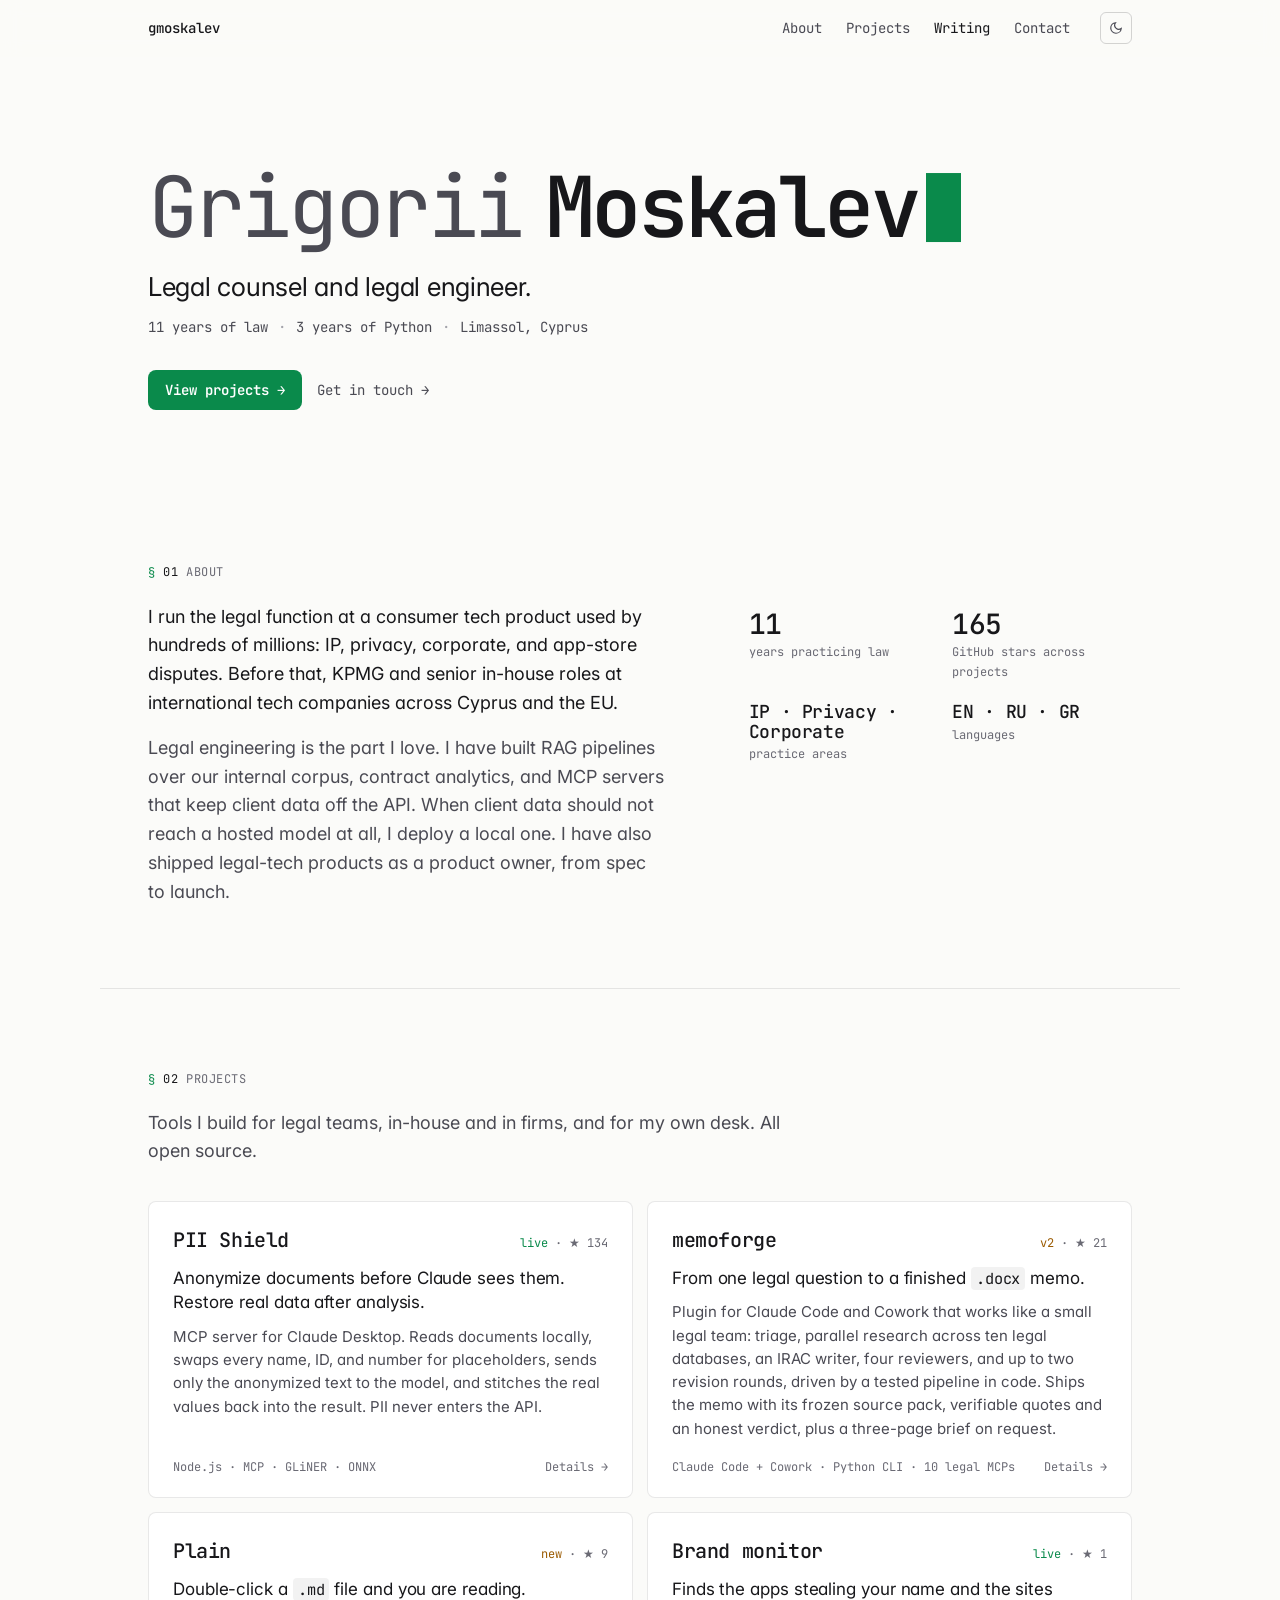
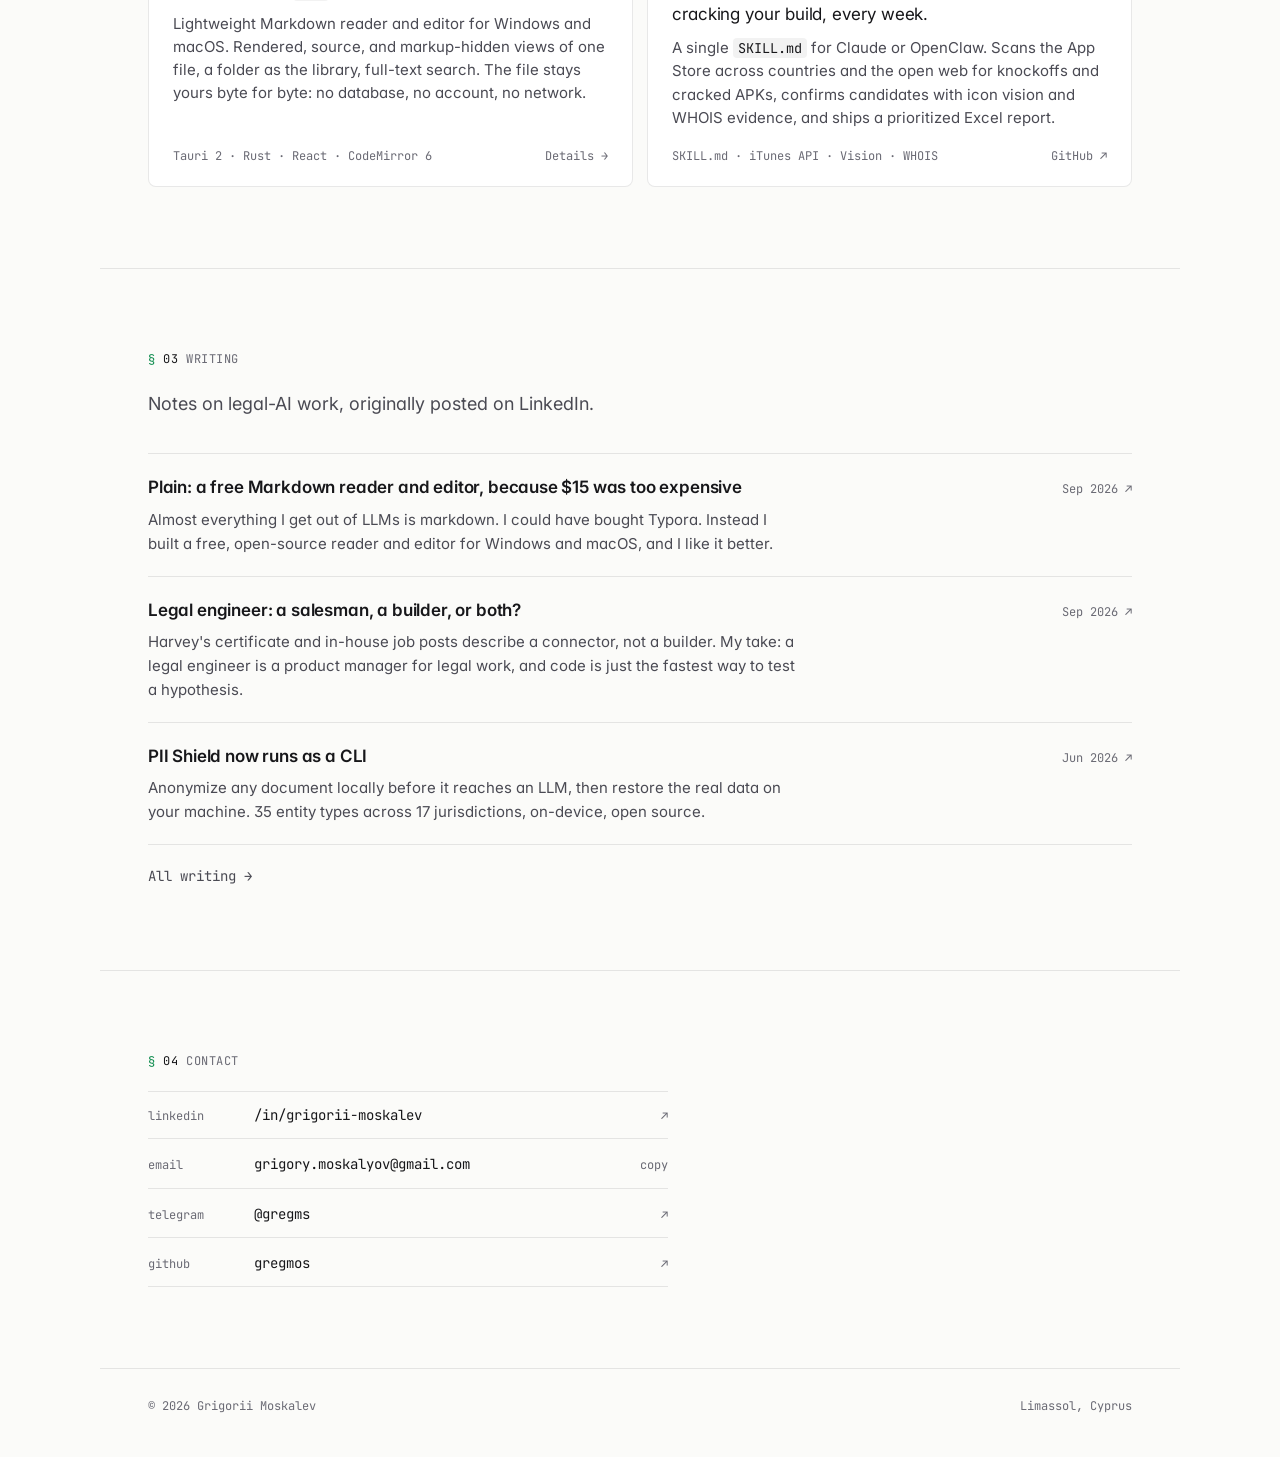
<file: index.html>
<!DOCTYPE html>
<html lang="en">
<head>
  <meta charset="UTF-8" />
  <meta name="viewport" content="width=device-width, initial-scale=1.0" />
  <title>Grigorii Moskalev — Legal counsel and legal engineer.</title>
  <meta name="description" content="Greg Moskalev — legal counsel, legal engineer, and author of PII Shield, memoforge, and Plain. 11 years of law, 3 years of Python. Building legal-AI tools and a Markdown editor from Limassol, Cyprus." />

  <meta property="og:type" content="website" />
  <meta property="og:title" content="Grigorii Moskalev" />
  <meta property="og:description" content="Legal counsel and legal engineer. 11 years of law · 3 years of Python." />
  <meta property="og:url" content="https://gmoskalev.com" />
  <meta property="og:site_name" content="gmoskalev.com" />
  <meta name="twitter:card" content="summary_large_image" />
  <meta name="twitter:title" content="Grigorii Moskalev" />
  <meta name="twitter:description" content="Legal counsel and legal engineer." />

  <link rel="canonical" href="https://gmoskalev.com/" />

  <!-- Light by default. Apply a saved dark preference before first paint. -->
  <script>
    (function () {
      try {
        if (localStorage.getItem('theme') === 'dark') {
          document.documentElement.setAttribute('data-theme', 'dark');
        }
      } catch (e) { /* storage blocked: stay light */ }
    })();
  </script>

  <script type="application/ld+json">
  {
    "@context": "https://schema.org",
    "@graph": [
      {
        "@type": "Person",
        "@id": "https://gmoskalev.com/#person",
        "name": "Grigorii Moskalev",
        "alternateName": ["Greg Moskalev", "Grigory Moskalyov"],
        "url": "https://gmoskalev.com/",
        "jobTitle": "Legal Counsel",
        "description": "Grigorii Moskalev is a legal counsel who builds AI tools for legal teams. 11 years practicing law, 3 years writing Python. Author of PII Shield (open-source MCP server that anonymizes documents before LLM analysis), memoforge (plugin for Claude Code and Cowork that drafts cited legal memos), Brand monitor (trademark-infringement scanner), and Plain (lightweight Markdown editor for Windows and macOS).",
        "email": "mailto:grigory.moskalyov@gmail.com",
        "address": {
          "@type": "PostalAddress",
          "addressLocality": "Limassol",
          "addressCountry": "CY"
        },
        "alumniOf": [
          { "@type": "Organization", "name": "KPMG" }
        ],
        "knowsAbout": [
          "Legal-AI infrastructure",
          "Legal engineering",
          "PII anonymization",
          "Privacy law",
          "GDPR compliance",
          "Intellectual property law",
          "Trademark protection",
          "Model Context Protocol (MCP)",
          "Retrieval-augmented generation (RAG) for legal corpora",
          "Contract analytics",
          "LLM compliance for legal work",
          "Local LLM deployment",
          "Prompt engineering",
          "Fine-tuning"
        ],
        "knowsLanguage": ["en", "ru", "el"],
        "sameAs": [
          "https://www.linkedin.com/in/grigorii-moskalev",
          "https://github.com/gregmos",
          "https://t.me/gregms",
          "https://github.com/gregmos/PII-Shield",
          "https://github.com/gregmos/memoforge",
          "https://github.com/gregmos/Brand-monitor",
          "https://github.com/gregmos/plain"
        ]
      },
      {
        "@type": "WebSite",
        "@id": "https://gmoskalev.com/#website",
        "url": "https://gmoskalev.com/",
        "name": "gmoskalev.com",
        "description": "Personal site of Grigorii Moskalev — legal counsel and legal engineer.",
        "publisher": { "@id": "https://gmoskalev.com/#person" },
        "inLanguage": "en"
      },
      {
        "@type": "WebPage",
        "@id": "https://gmoskalev.com/#webpage",
        "url": "https://gmoskalev.com/",
        "name": "Grigorii Moskalev — Legal counsel and legal engineer",
        "isPartOf": { "@id": "https://gmoskalev.com/#website" },
        "about": { "@id": "https://gmoskalev.com/#person" },
        "primaryImageOfPage": null,
        "inLanguage": "en"
      }
    ]
  }
  </script>

  <link rel="icon" type="image/svg+xml" href="/favicon.svg" />
  <link rel="alternate icon" href="/favicon.svg" />


  <link rel="preconnect" href="https://fonts.googleapis.com" />
  <link rel="preconnect" href="https://fonts.gstatic.com" crossorigin />
  <link href="https://fonts.googleapis.com/css2?family=Inter:wght@400;500;600&family=JetBrains+Mono:wght@400;500;600&display=swap" rel="stylesheet" />
  <link rel="stylesheet" href="/assets/site.css?v=20260908" />
</head>
<body>
  <nav class="nav" id="nav">
    <div class="nav__inner">
      <a href="#top" class="nav__brand">gmoskalev</a>
      <ul class="nav__links">
        <li><a href="#about" class="nav__link" data-spy="about">About</a></li>
        <li><a href="#projects" class="nav__link" data-spy="projects">Projects</a></li>
        <li><a href="#writing" class="nav__link" data-spy="writing">Writing</a></li>
        <li><a href="#contact" class="nav__link" data-spy="contact">Contact</a></li>
      </ul>
      <div class="nav__right">
        <button class="theme-toggle" type="button" id="themeToggle" aria-label="Switch theme" title="Switch theme">
          <svg class="theme-toggle__icon theme-toggle__icon--sun" width="14" height="14" viewBox="0 0 24 24" fill="none" stroke="currentColor" stroke-width="2" stroke-linecap="round" aria-hidden="true">
            <circle cx="12" cy="12" r="4"/>
            <path d="M12 2v2M12 20v2M2 12h2M20 12h2M4.93 4.93l1.41 1.41M17.66 17.66l1.41 1.41M4.93 19.07l1.41-1.41M17.66 6.34l1.41-1.41"/>
          </svg>
          <svg class="theme-toggle__icon theme-toggle__icon--moon" width="14" height="14" viewBox="0 0 24 24" fill="none" stroke="currentColor" stroke-width="2" stroke-linecap="round" aria-hidden="true">
            <path d="M21 12.79A9 9 0 1 1 11.21 3 7 7 0 0 0 21 12.79z"/>
          </svg>
        </button>
        <button class="nav__burger" id="navBurger" type="button" aria-label="Open navigation menu" aria-expanded="false" aria-controls="navMenu">
          <svg class="nav__burger-icon" width="20" height="20" viewBox="0 0 22 22" fill="none" aria-hidden="true">
            <line x1="4" y1="7" x2="18" y2="7"></line>
            <line x1="4" y1="11" x2="18" y2="11"></line>
            <line x1="4" y1="15" x2="18" y2="15"></line>
          </svg>
        </button>
      </div>
    </div>
    <div class="nav__menu" id="navMenu" aria-hidden="true">
      <a href="#about" class="nav__link">About</a>
      <a href="#projects" class="nav__link">Projects</a>
      <a href="#writing" class="nav__link">Writing</a>
      <a href="#contact" class="nav__link">Contact</a>
    </div>
  </nav>

  <main id="top">
    <header class="hero">
      <h1 class="hero__name">
        <span class="hero__name-first">Grigorii</span>
        <span class="hero__name-last">Moskalev<span class="caret" aria-hidden="true"></span></span>
      </h1>
      <p class="hero__tagline">Legal counsel and legal engineer.</p>
      <p class="meta hero__meta">
        <span>11 years of law</span>
        <span>3 years of Python</span>
        <span>Limassol, Cyprus</span>
      </p>
      <div class="btn-row hero__cta">
        <a href="#projects" class="btn btn--primary">View projects <span aria-hidden="true">→</span></a>
        <a href="#contact" class="btn btn--link">Get in touch <span aria-hidden="true">→</span></a>
      </div>
    </header>

    <section id="about" class="section">
      <div class="section-label">
        <span class="section-label__sigil">§</span>
        <span class="section-label__num">01</span>
        <span class="section-label__title">About</span>
      </div>
      <div class="about__grid">
        <div>
          <p class="about__p">I run the legal function at a consumer tech product used by hundreds of millions: IP, privacy, corporate, and app-store disputes. Before that, KPMG and senior in-house roles at international tech companies across Cyprus and the EU.</p>
          <p class="about__p">Legal engineering is the part I love. I have built RAG pipelines over our internal corpus, contract analytics, and MCP servers that keep client data off the API. When client data should not reach a hosted model at all, I deploy a local one. I have also shipped legal-tech products as a product owner, from spec to launch.</p>
        </div>
        <dl class="facts">
          <div><dt class="visually-hidden">Years practicing</dt><dd class="fact__v">11</dd><dd class="fact__k">years practicing law</dd></div>
          <div><dt class="visually-hidden">GitHub stars</dt><dd class="fact__v" id="ghStars">165</dd><dd class="fact__k">GitHub stars across projects</dd></div>
          <div><dt class="visually-hidden">Practice areas</dt><dd class="fact__v fact__v--sm">IP · Privacy · Corporate</dd><dd class="fact__k">practice areas</dd></div>
          <div><dt class="visually-hidden">Languages</dt><dd class="fact__v fact__v--sm">EN · RU · GR</dd><dd class="fact__k">languages</dd></div>
        </dl>
      </div>
    </section>

    <section id="projects" class="section">
      <div class="section-label">
        <span class="section-label__sigil">§</span>
        <span class="section-label__num">02</span>
        <span class="section-label__title">Projects</span>
      </div>
      <p class="section__lede">Tools I build for legal teams, in-house and in firms, and for my own desk. All open source.</p>

      <div class="projects">
        <a class="project" href="/pii-shield" data-repo="gregmos/PII-Shield">
          <div class="project__head">
            <h3 class="project__name">PII Shield</h3>
            <span class="project__stat"><span class="accent">live</span> · ★ <span data-stat="stars">134</span></span>
          </div>
          <p class="project__tagline">Anonymize documents before Claude sees them. Restore real data after analysis.</p>
          <p class="project__desc">MCP server for Claude Desktop. Reads documents locally, swaps every name, ID, and number for placeholders, sends only the anonymized text to the model, and stitches the real values back into the result. PII never enters the API.</p>
          <div class="project__foot">
            <span class="project__stack">Node.js · MCP · GLiNER · ONNX</span>
            <span class="project__open" aria-hidden="true">Details →</span>
          </div>
        </a>

        <a class="project" href="/legal-memo-writer" data-repo="gregmos/memoforge">
          <div class="project__head">
            <h3 class="project__name">memoforge</h3>
            <span class="project__stat"><span class="warn">v2</span> · ★ <span data-stat="stars">21</span></span>
          </div>
          <p class="project__tagline">From one legal question to a finished <code>.docx</code> memo.</p>
          <p class="project__desc">Plugin for Claude Code and Cowork that works like a small legal team: triage, parallel research across ten legal databases, an IRAC writer, four reviewers, and up to two revision rounds, driven by a tested pipeline in code. Ships the memo with its frozen source pack, verifiable quotes and an honest verdict, plus a three-page brief on request.</p>
          <div class="project__foot">
            <span class="project__stack">Claude Code + Cowork · Python CLI · 10 legal MCPs</span>
            <span class="project__open" aria-hidden="true">Details →</span>
          </div>
        </a>

        <a class="project" href="/plain" data-repo="gregmos/plain">
          <div class="project__head">
            <h3 class="project__name">Plain</h3>
            <span class="project__stat"><span class="warn">new</span> · ★ <span data-stat="stars">9</span></span>
          </div>
          <p class="project__tagline">Double-click a <code>.md</code> file and you are reading.</p>
          <p class="project__desc">Lightweight Markdown reader and editor for Windows and macOS. Rendered, source, and markup-hidden views of one file, a folder as the library, full-text search. The file stays yours byte for byte: no database, no account, no network.</p>
          <div class="project__foot">
            <span class="project__stack">Tauri 2 · Rust · React · CodeMirror 6</span>
            <span class="project__open" aria-hidden="true">Details →</span>
          </div>
        </a>

        <a class="project" href="https://github.com/gregmos/Brand-monitor" target="_blank" rel="noopener" data-repo="gregmos/Brand-monitor">
          <div class="project__head">
            <h3 class="project__name">Brand monitor</h3>
            <span class="project__stat"><span class="accent">live</span> · ★ <span data-stat="stars">1</span></span>
          </div>
          <p class="project__tagline">Finds the apps stealing your name and the sites cracking your build, every week.</p>
          <p class="project__desc">A single <code>SKILL.md</code> for Claude or OpenClaw. Scans the App Store across countries and the open web for knockoffs and cracked APKs, confirms candidates with icon vision and WHOIS evidence, and ships a prioritized Excel report.</p>
          <div class="project__foot">
            <span class="project__stack">SKILL.md · iTunes API · Vision · WHOIS</span>
            <span class="project__open" aria-hidden="true">GitHub ↗</span>
          </div>
        </a>
      </div>
    </section>

    <section id="writing" class="section">
      <div class="section-label">
        <span class="section-label__sigil">§</span>
        <span class="section-label__num">03</span>
        <span class="section-label__title">Writing</span>
      </div>
      <p class="section__lede">Notes on legal-AI work, originally posted on LinkedIn.</p>

      <div class="posts">
        <a class="post" href="https://www.linkedin.com/posts/grigorii-moskalev_i-have-a-200-claude-subscription-obviously-activity-7502624765489094656-ZIAD" target="_blank" rel="noopener">
          <div class="post__head">
            <h3 class="post__title">Plain: a free Markdown reader and editor, because $15 was too expensive</h3>
            <span class="post__meta">Sep 2026 ↗</span>
          </div>
          <p class="post__excerpt">Almost everything I get out of LLMs is markdown. I could have bought Typora. Instead I built a free, open-source reader and editor for Windows and macOS, and I like it better.</p>
        </a>
        <a class="post" href="https://www.linkedin.com/posts/grigorii-moskalev_legal-engineer-is-a-salesman-a-builder-or-activity-7501214065789337600-Hmc5" target="_blank" rel="noopener">
          <div class="post__head">
            <h3 class="post__title">Legal engineer: a salesman, a builder, or both?</h3>
            <span class="post__meta">Sep 2026 ↗</span>
          </div>
          <p class="post__excerpt">Harvey's certificate and in-house job posts describe a connector, not a builder. My take: a legal engineer is a product manager for legal work, and code is just the fastest way to test a hypothesis.</p>
        </a>
        <a class="post" href="https://www.linkedin.com/posts/grigorii-moskalev_pii-shield-now-runs-as-a-cli-anonymize-activity-7472925841824350209-kriG" target="_blank" rel="noopener">
          <div class="post__head">
            <h3 class="post__title">PII Shield now runs as a CLI</h3>
            <span class="post__meta">Jun 2026 ↗</span>
          </div>
          <p class="post__excerpt">Anonymize any document locally before it reaches an LLM, then restore the real data on your machine. 35 entity types across 17 jurisdictions, on-device, open source.</p>
        </a>
      </div>
      <a class="posts__more" href="/writing">All writing →</a>
    </section>

    <section id="contact" class="section">
      <div class="section-label">
        <span class="section-label__sigil">§</span>
        <span class="section-label__num">04</span>
        <span class="section-label__title">Contact</span>
      </div>
      <div class="contact__list">
        <a class="contact__row" href="https://www.linkedin.com/in/grigorii-moskalev" target="_blank" rel="noopener">
          <span class="contact__k">linkedin</span>
          <span class="contact__v">/in/grigorii-moskalev</span>
          <span class="contact__a" aria-hidden="true">↗</span>
        </a>
        <button class="contact__row" type="button" data-copy="grigory.moskalyov@gmail.com" aria-label="Copy email address grigory.moskalyov@gmail.com">
          <span class="contact__k">email</span>
          <span class="contact__v">grigory.moskalyov@gmail.com</span>
          <span class="contact__a" data-copy-label aria-live="polite">copy</span>
        </button>
        <a class="contact__row" href="https://t.me/gregms" target="_blank" rel="noopener">
          <span class="contact__k">telegram</span>
          <span class="contact__v">@gregms</span>
          <span class="contact__a" aria-hidden="true">↗</span>
        </a>
        <a class="contact__row" href="https://github.com/gregmos" target="_blank" rel="noopener">
          <span class="contact__k">github</span>
          <span class="contact__v">gregmos</span>
          <span class="contact__a" aria-hidden="true">↗</span>
        </a>
      </div>
    </section>
  </main>

  <footer class="footer">
    <div>© <span id="year">2026</span> Grigorii Moskalev</div>
    <div>Limassol, Cyprus</div>
  </footer>

  <script src="/assets/site.js?v=20260908"></script>
</body>
</html>
</file>
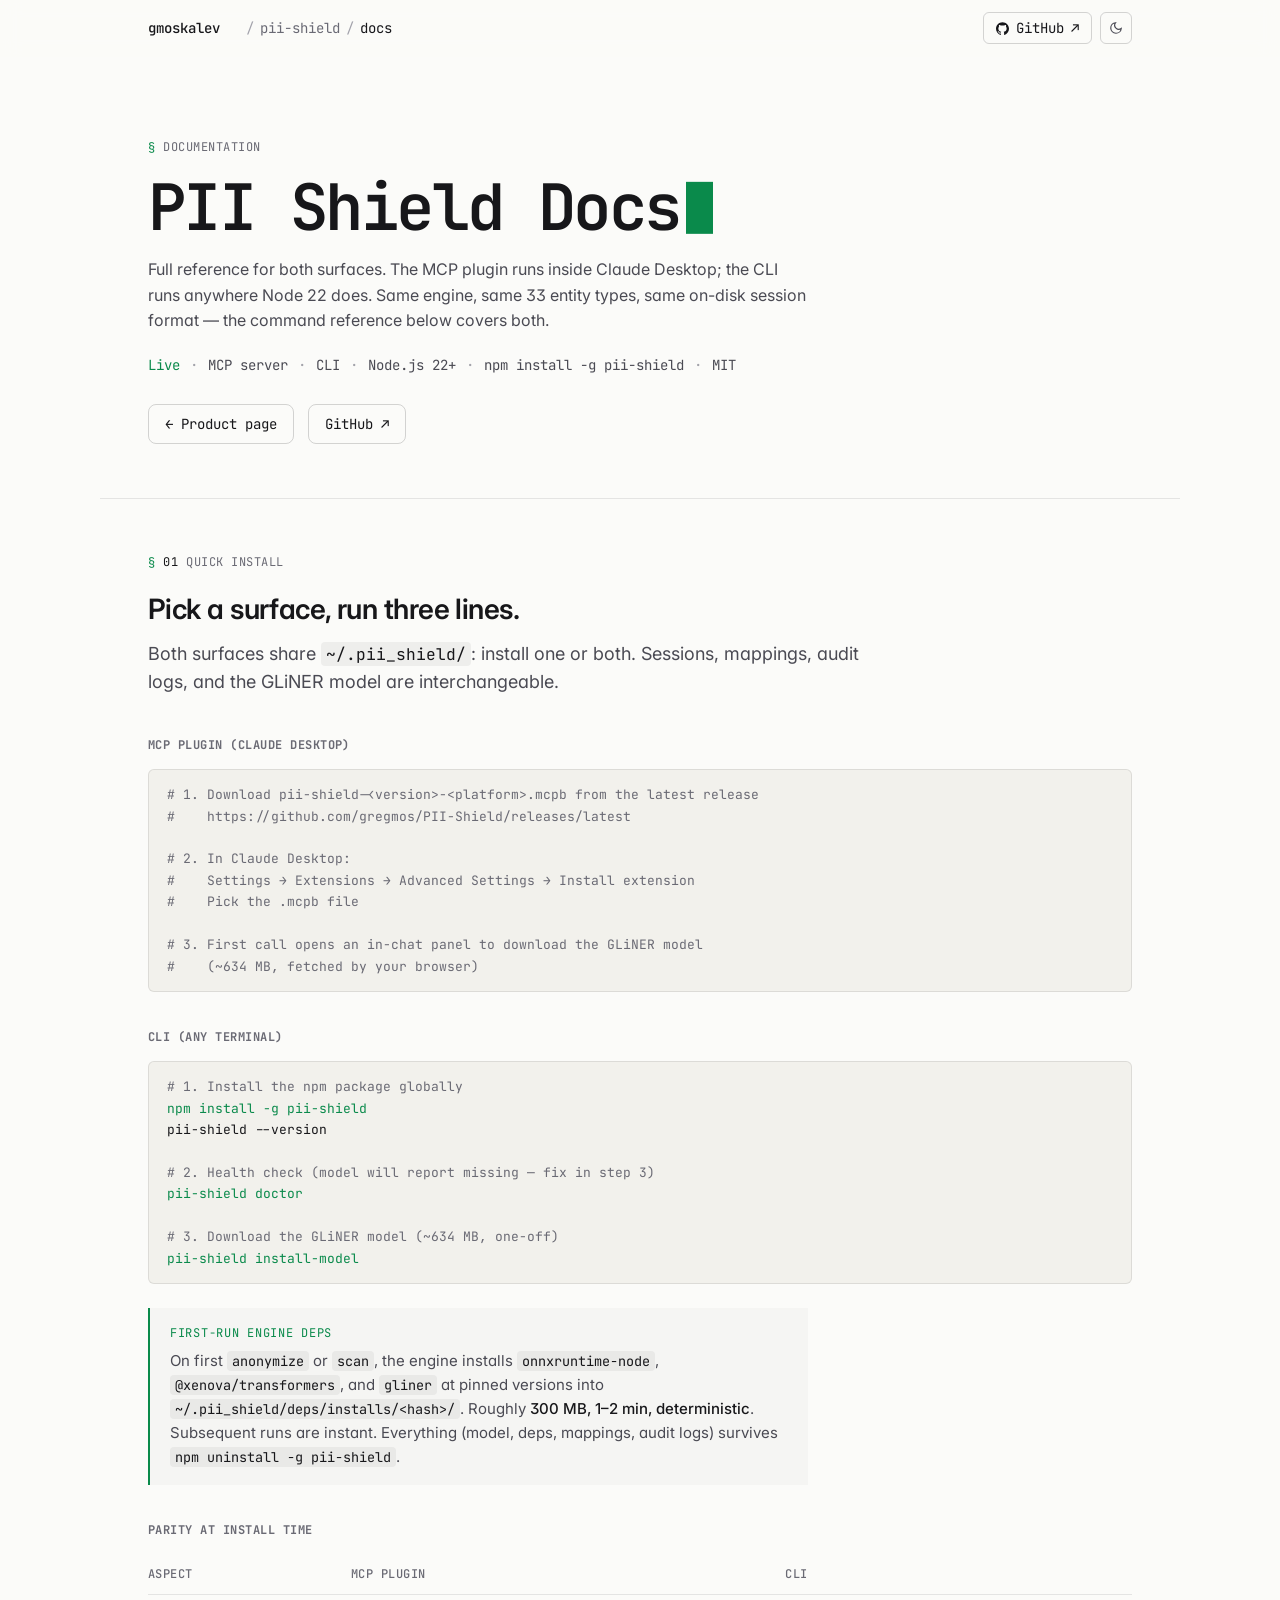
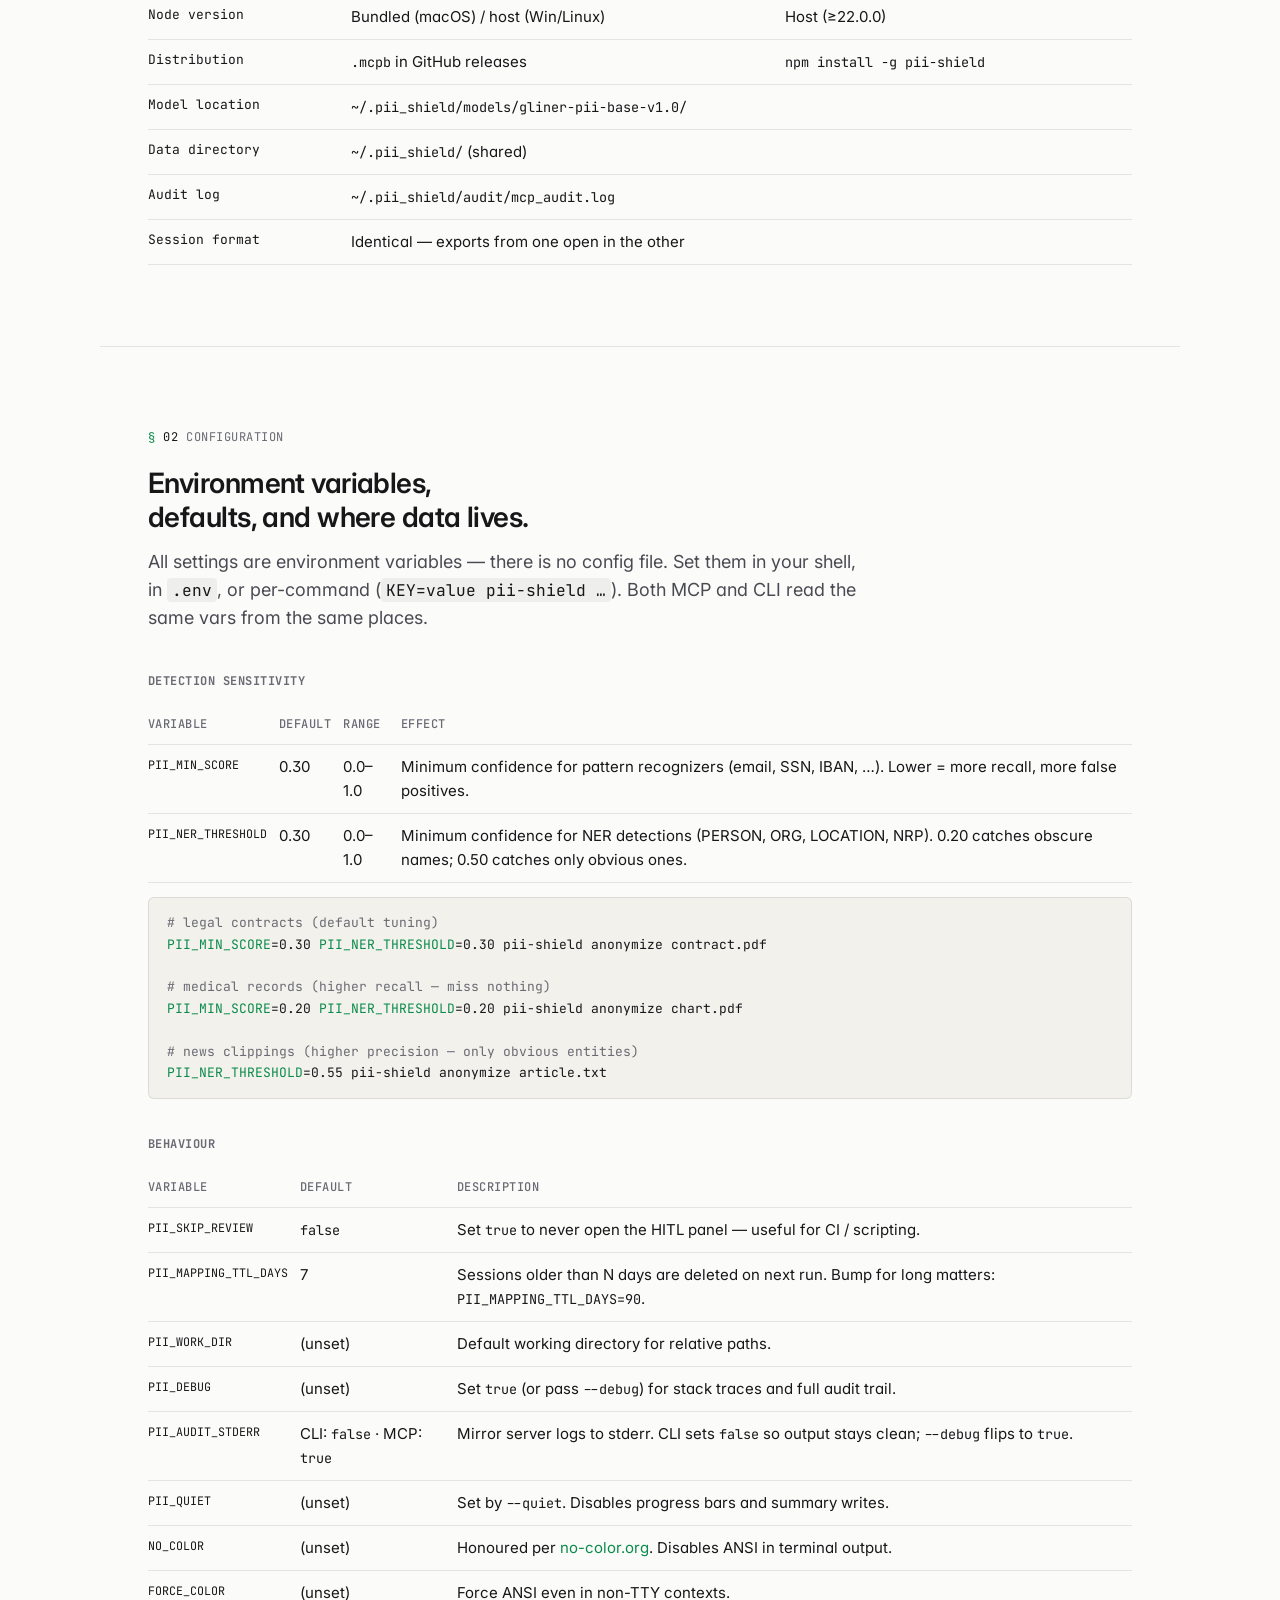
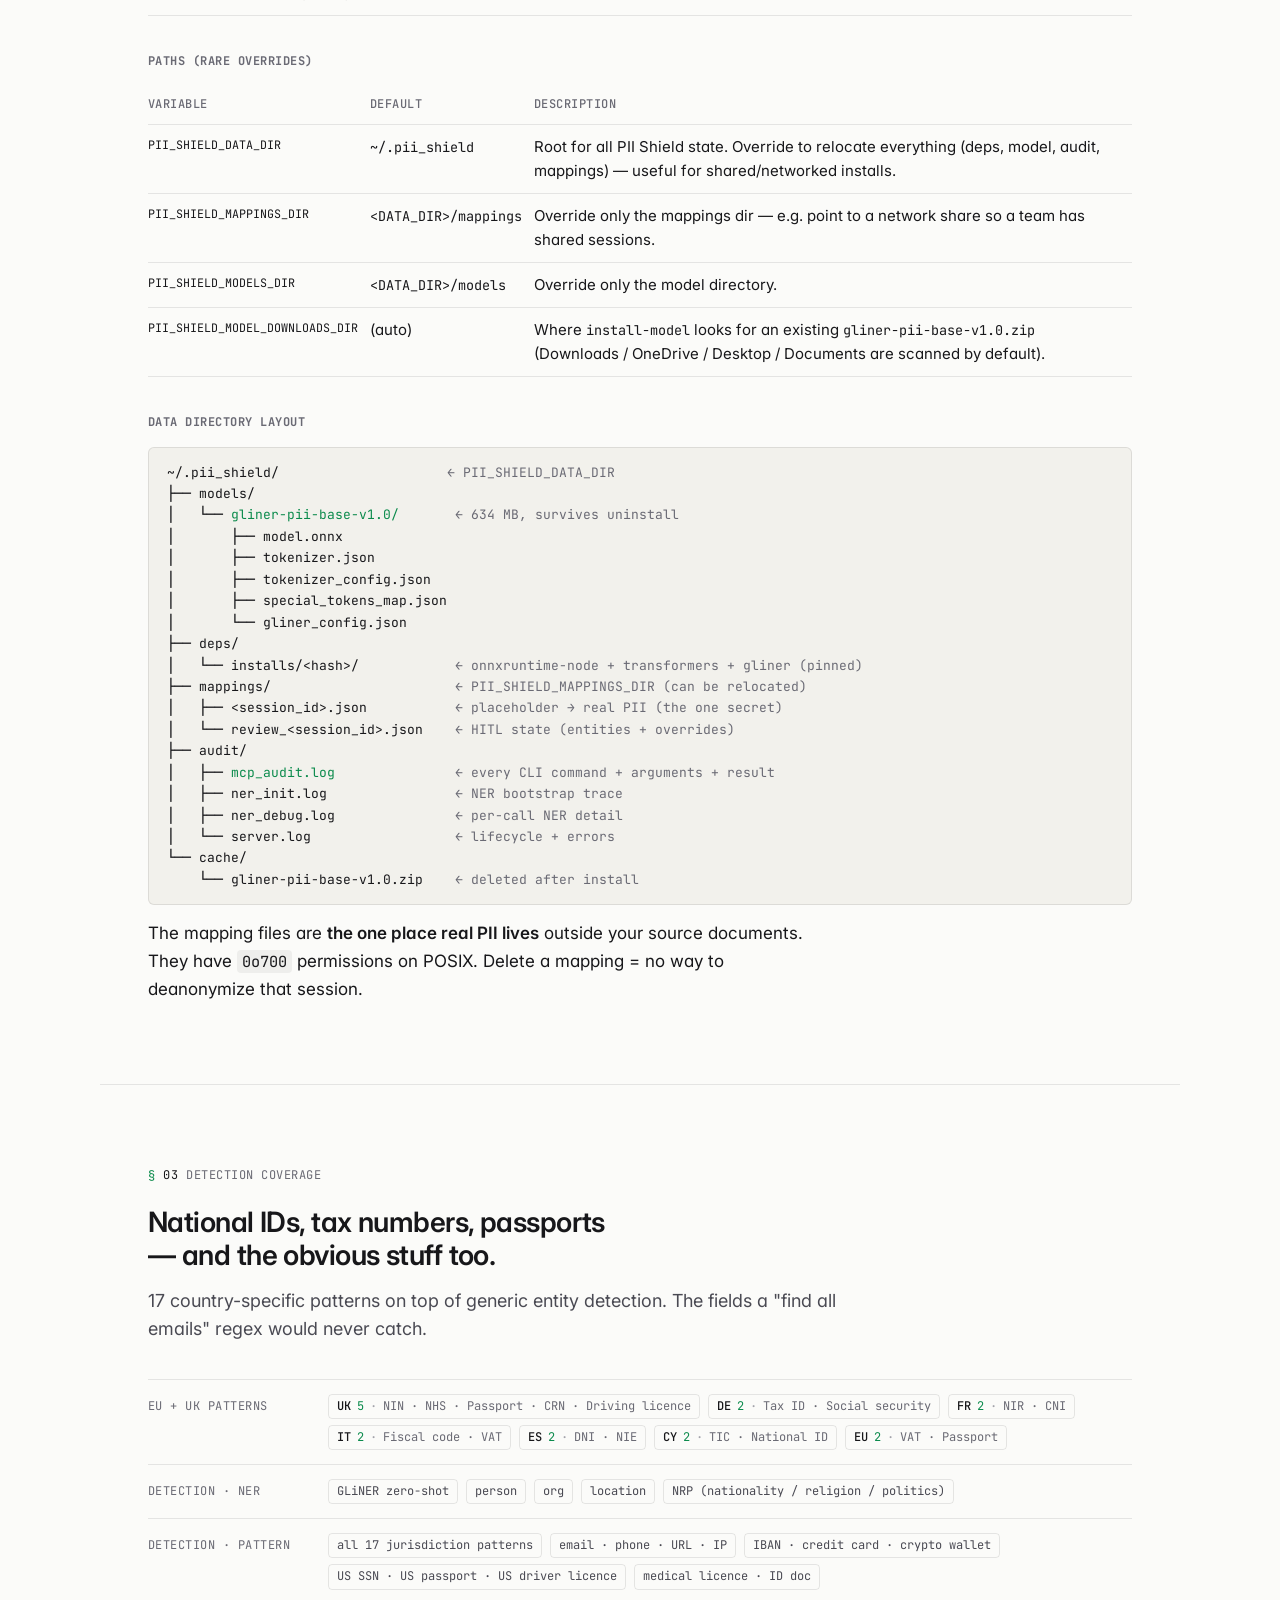
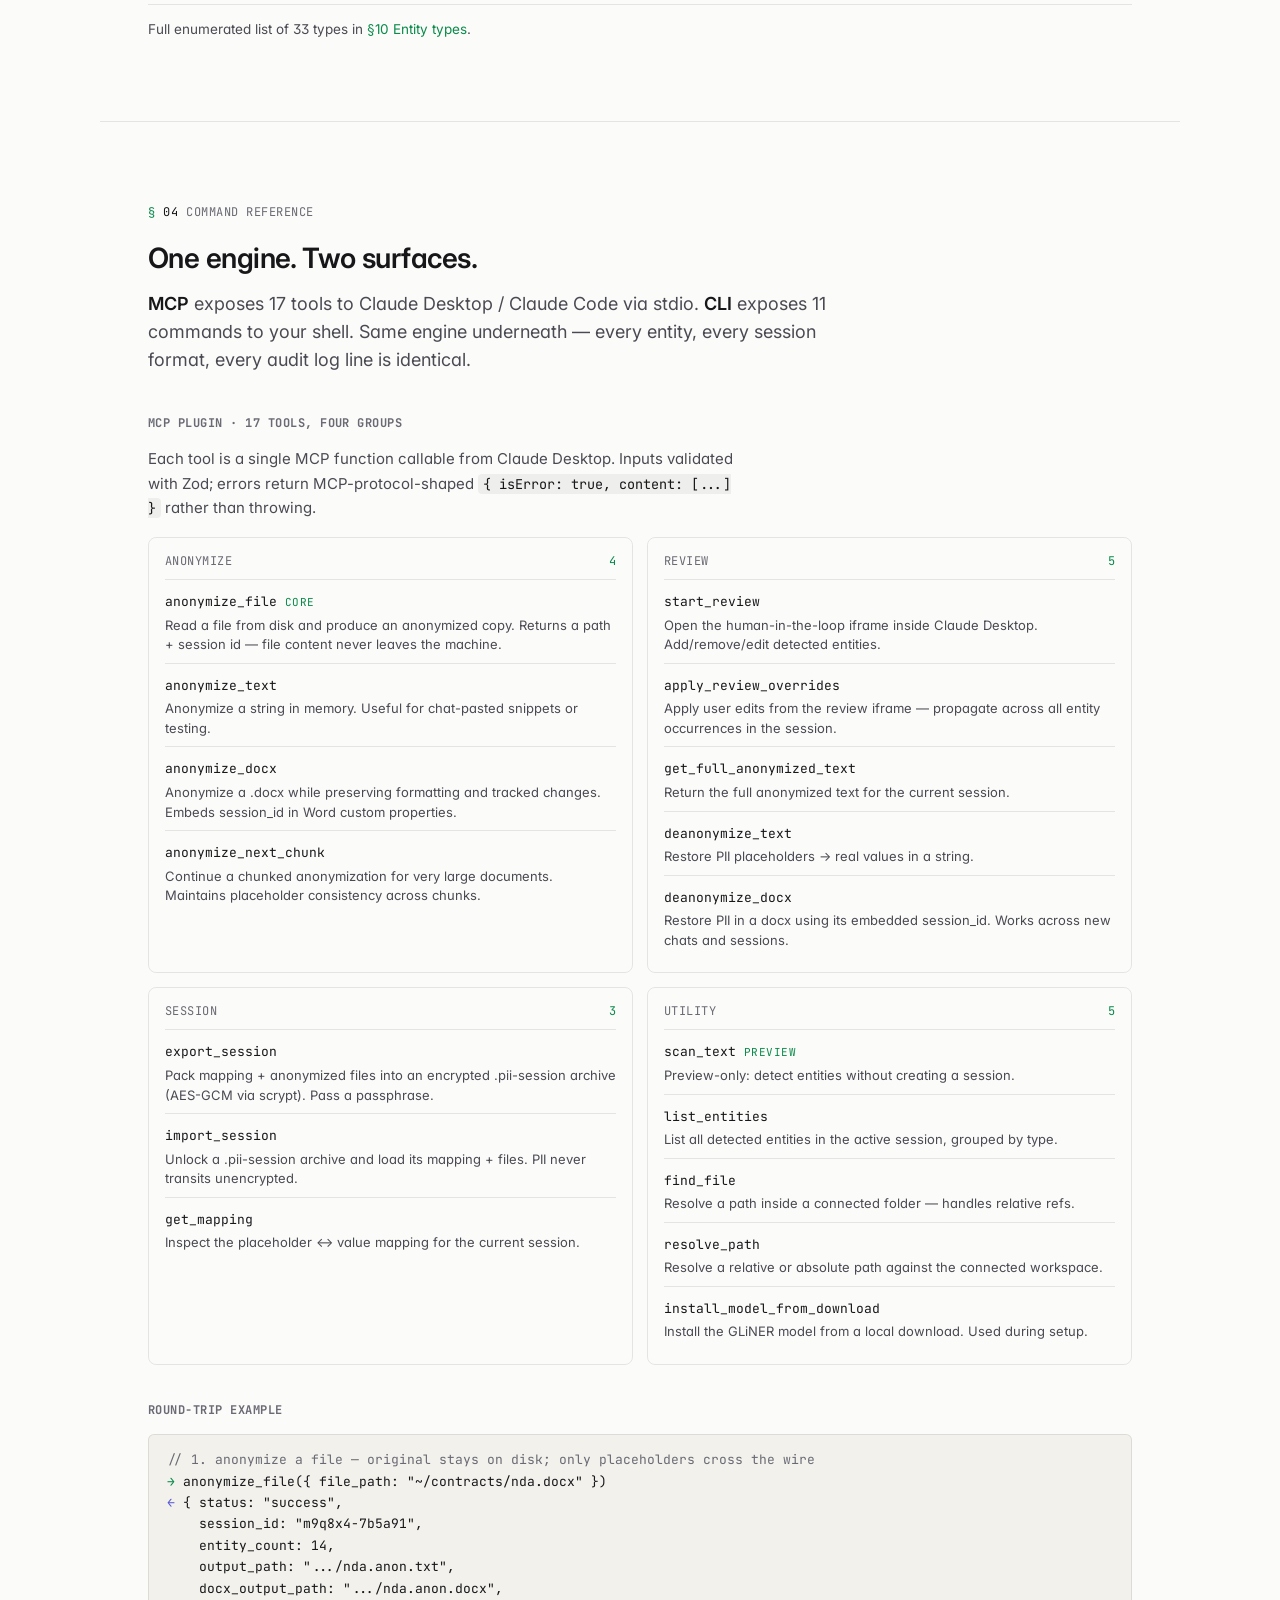
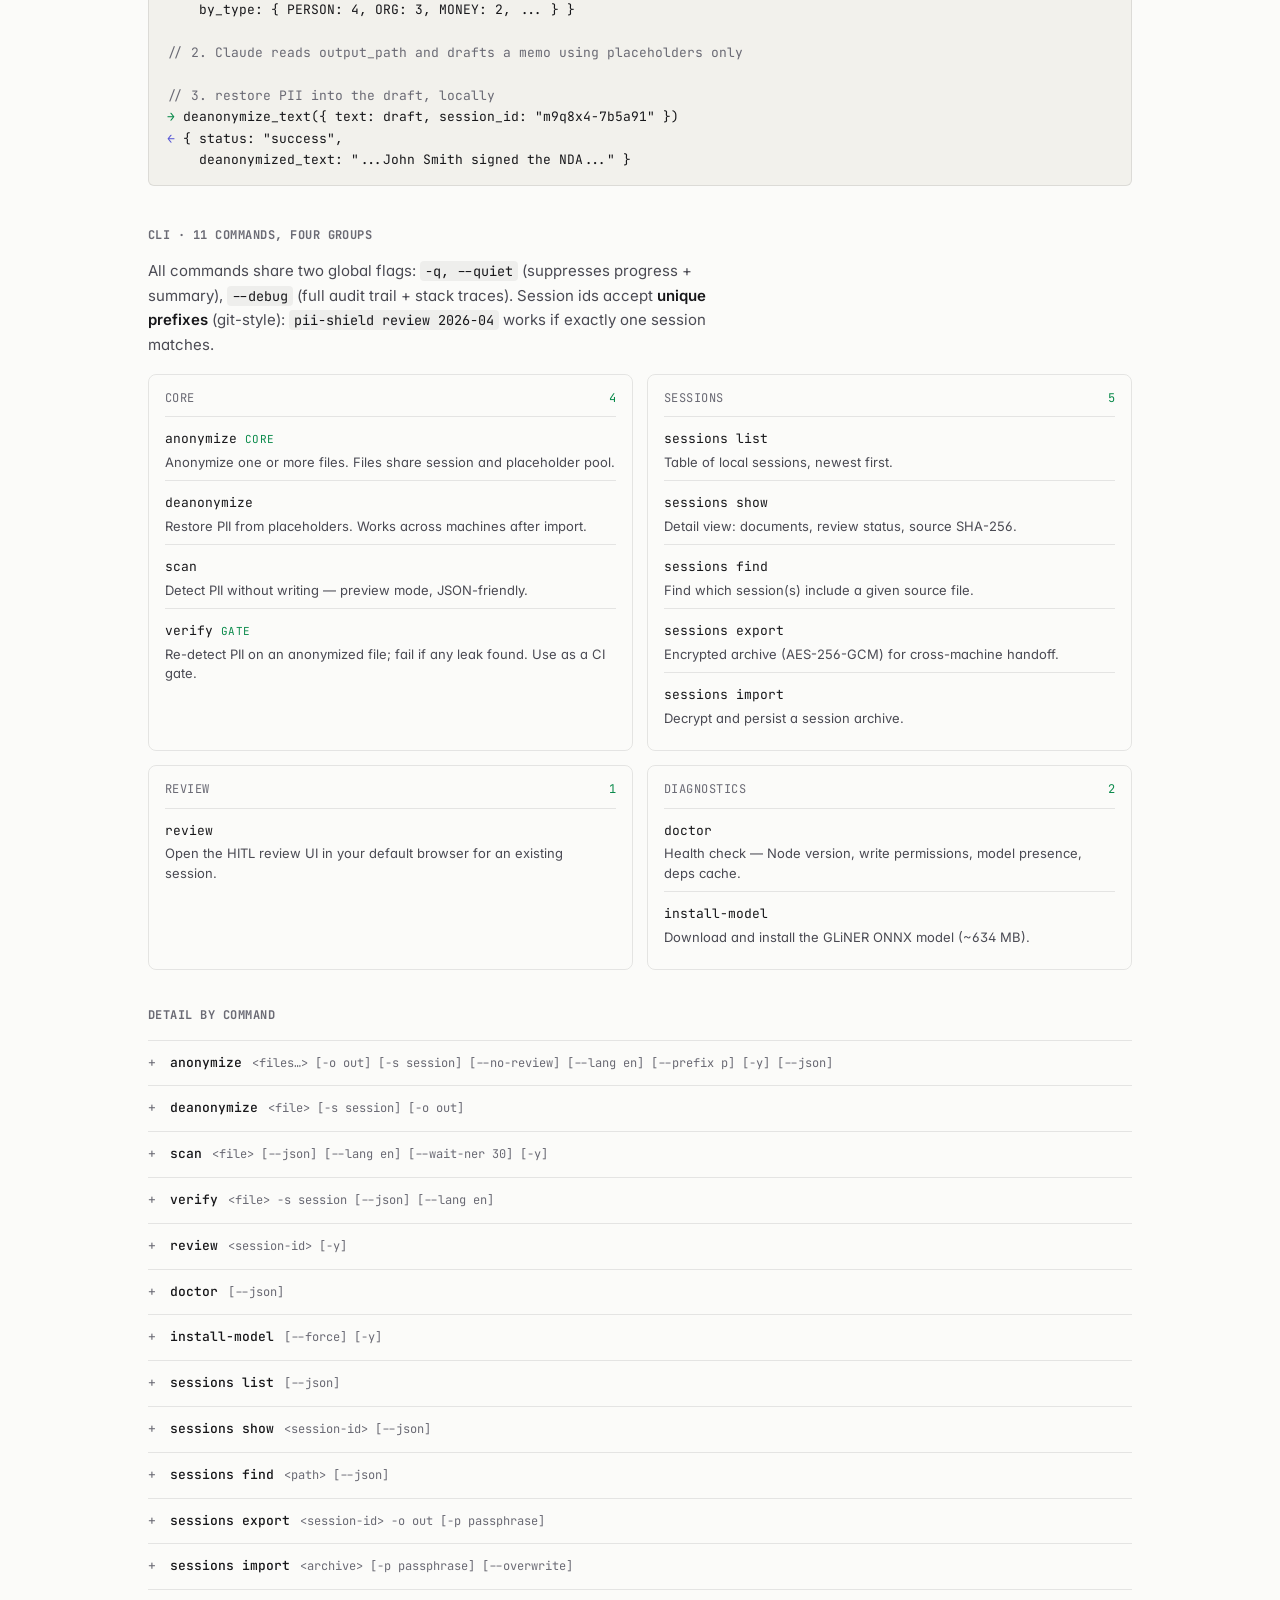
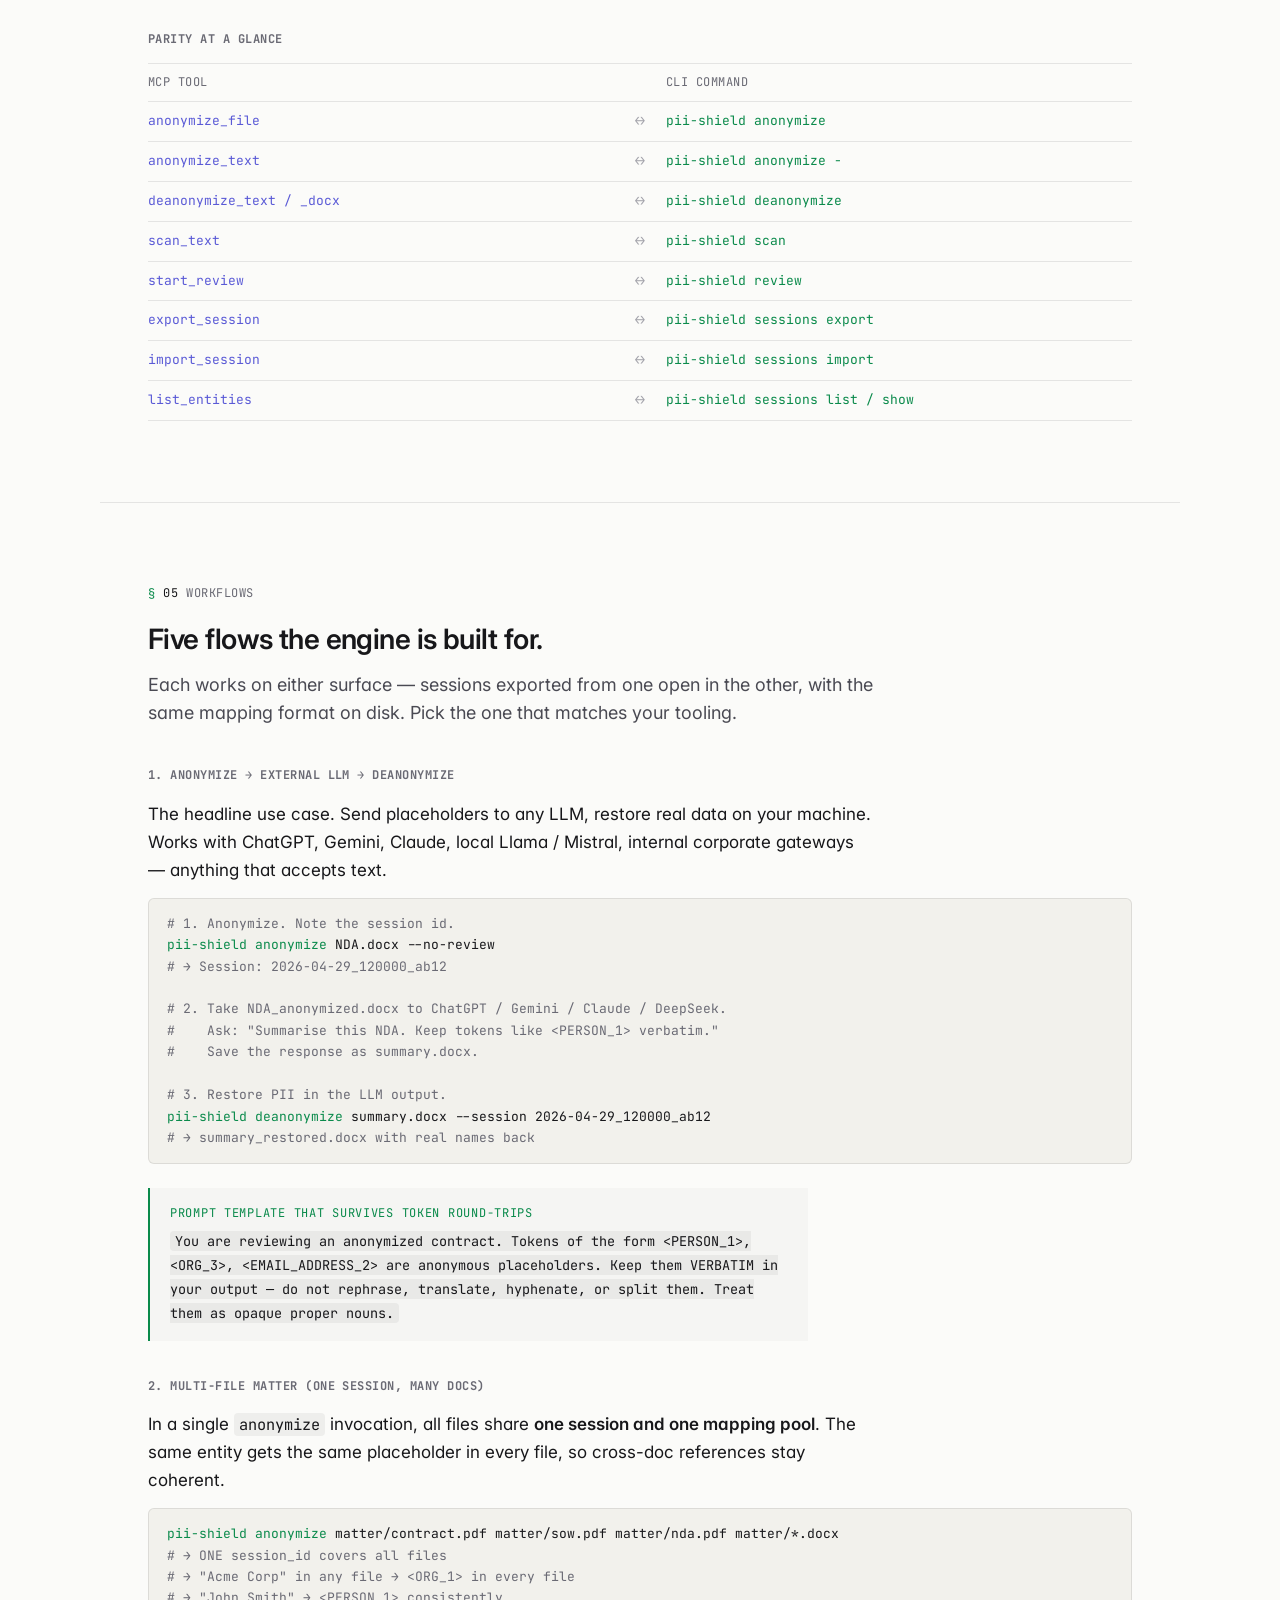
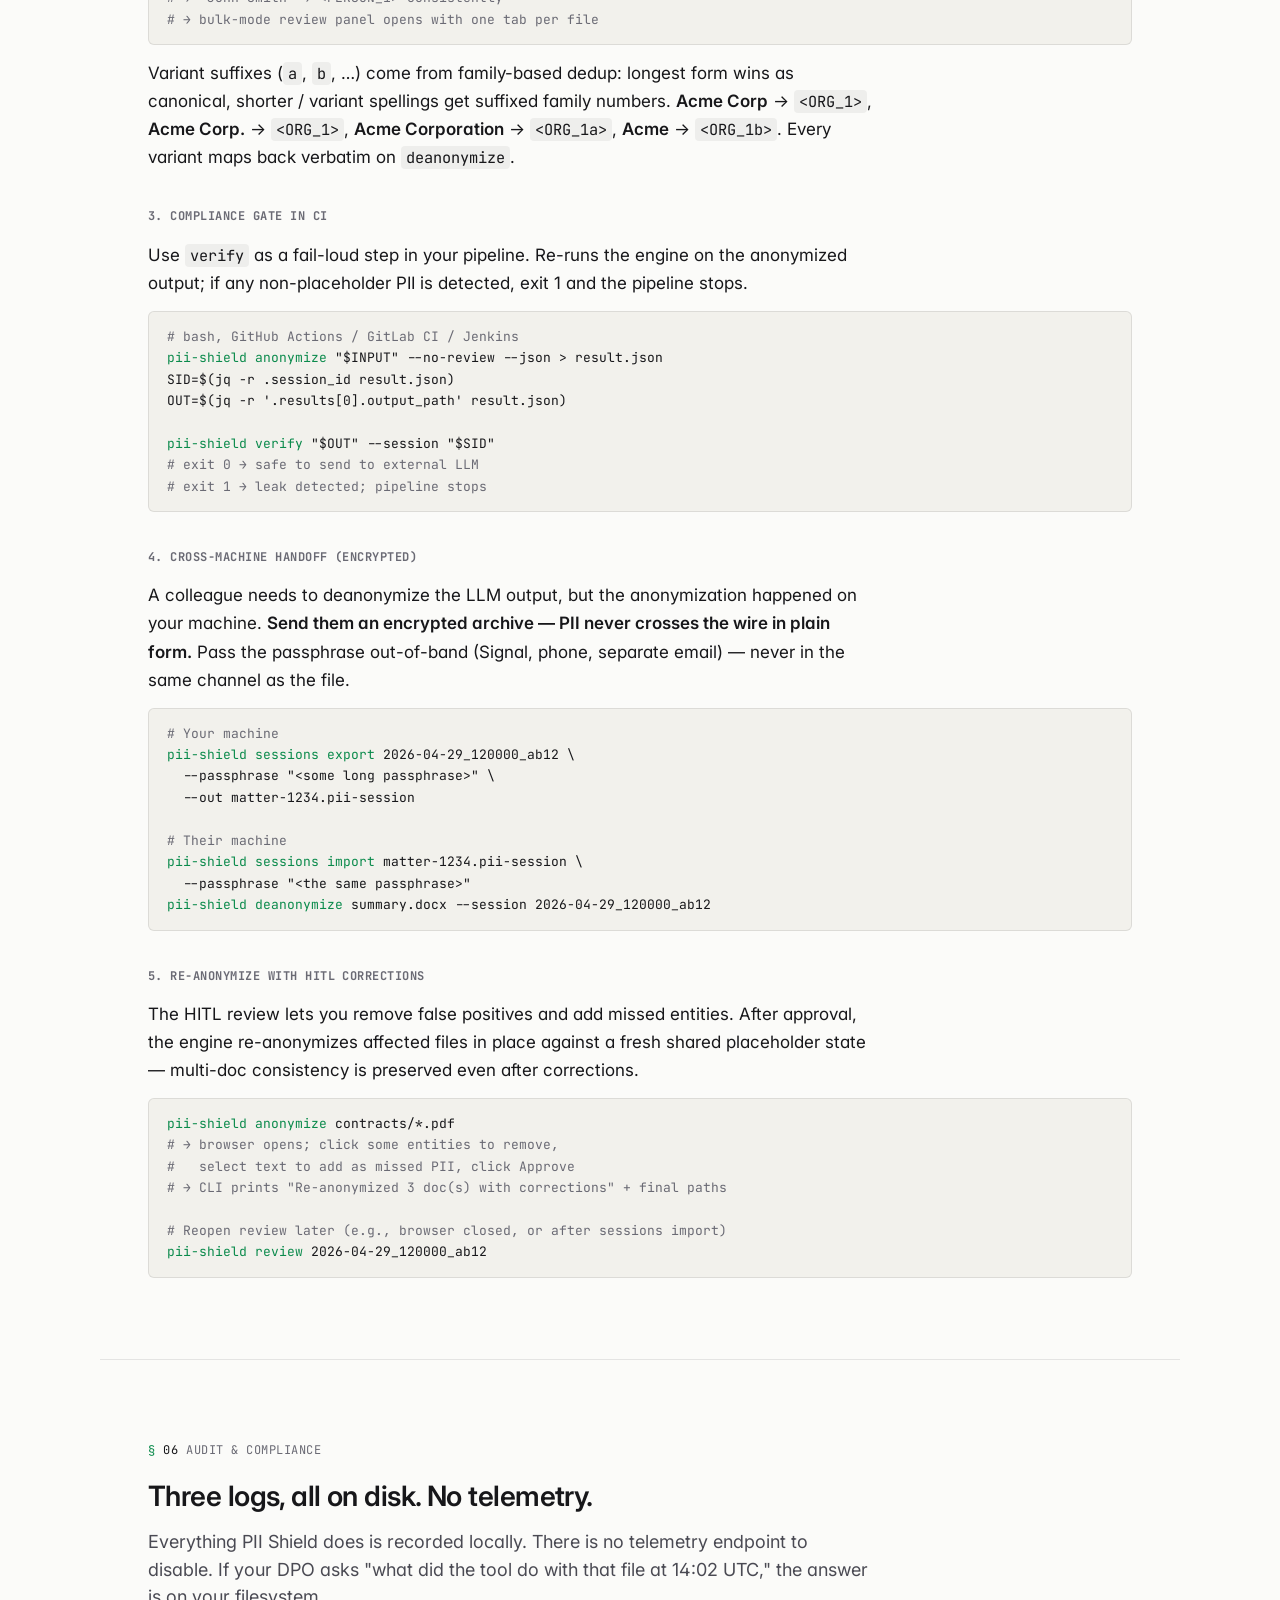
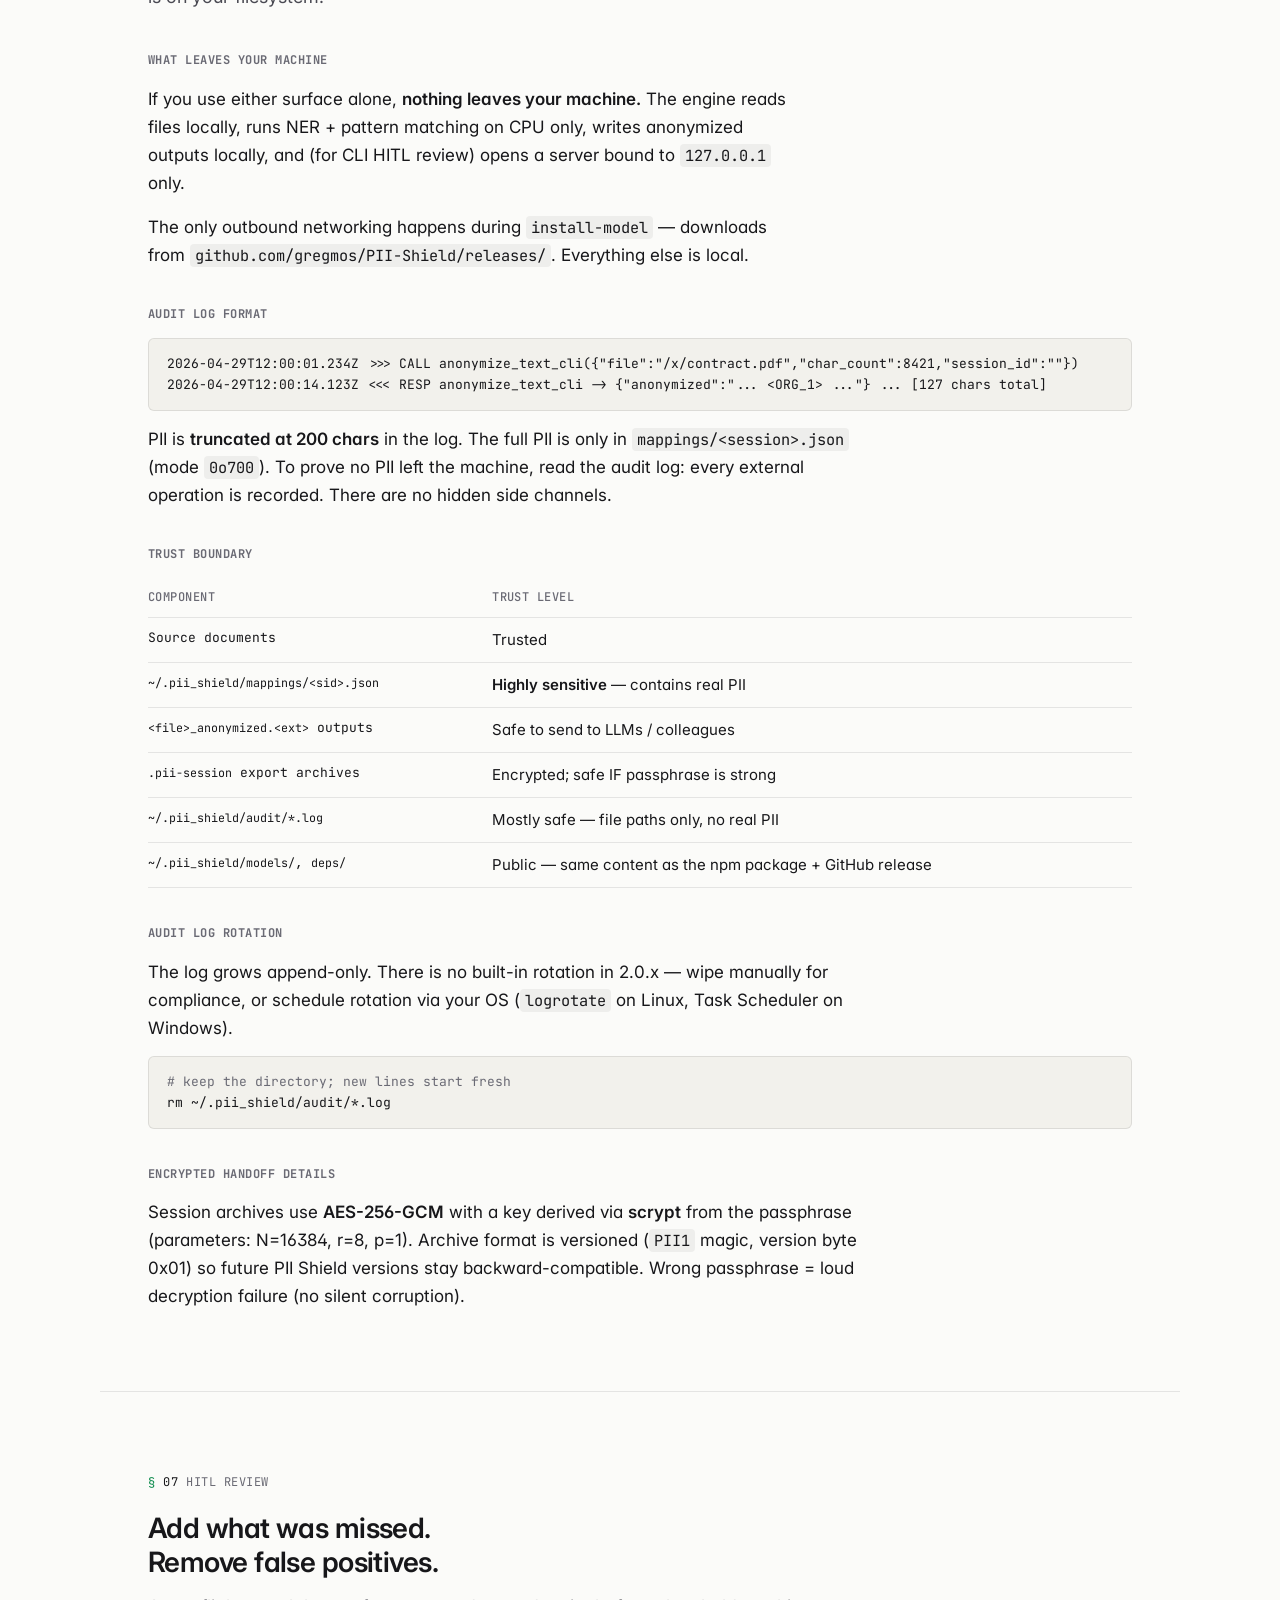
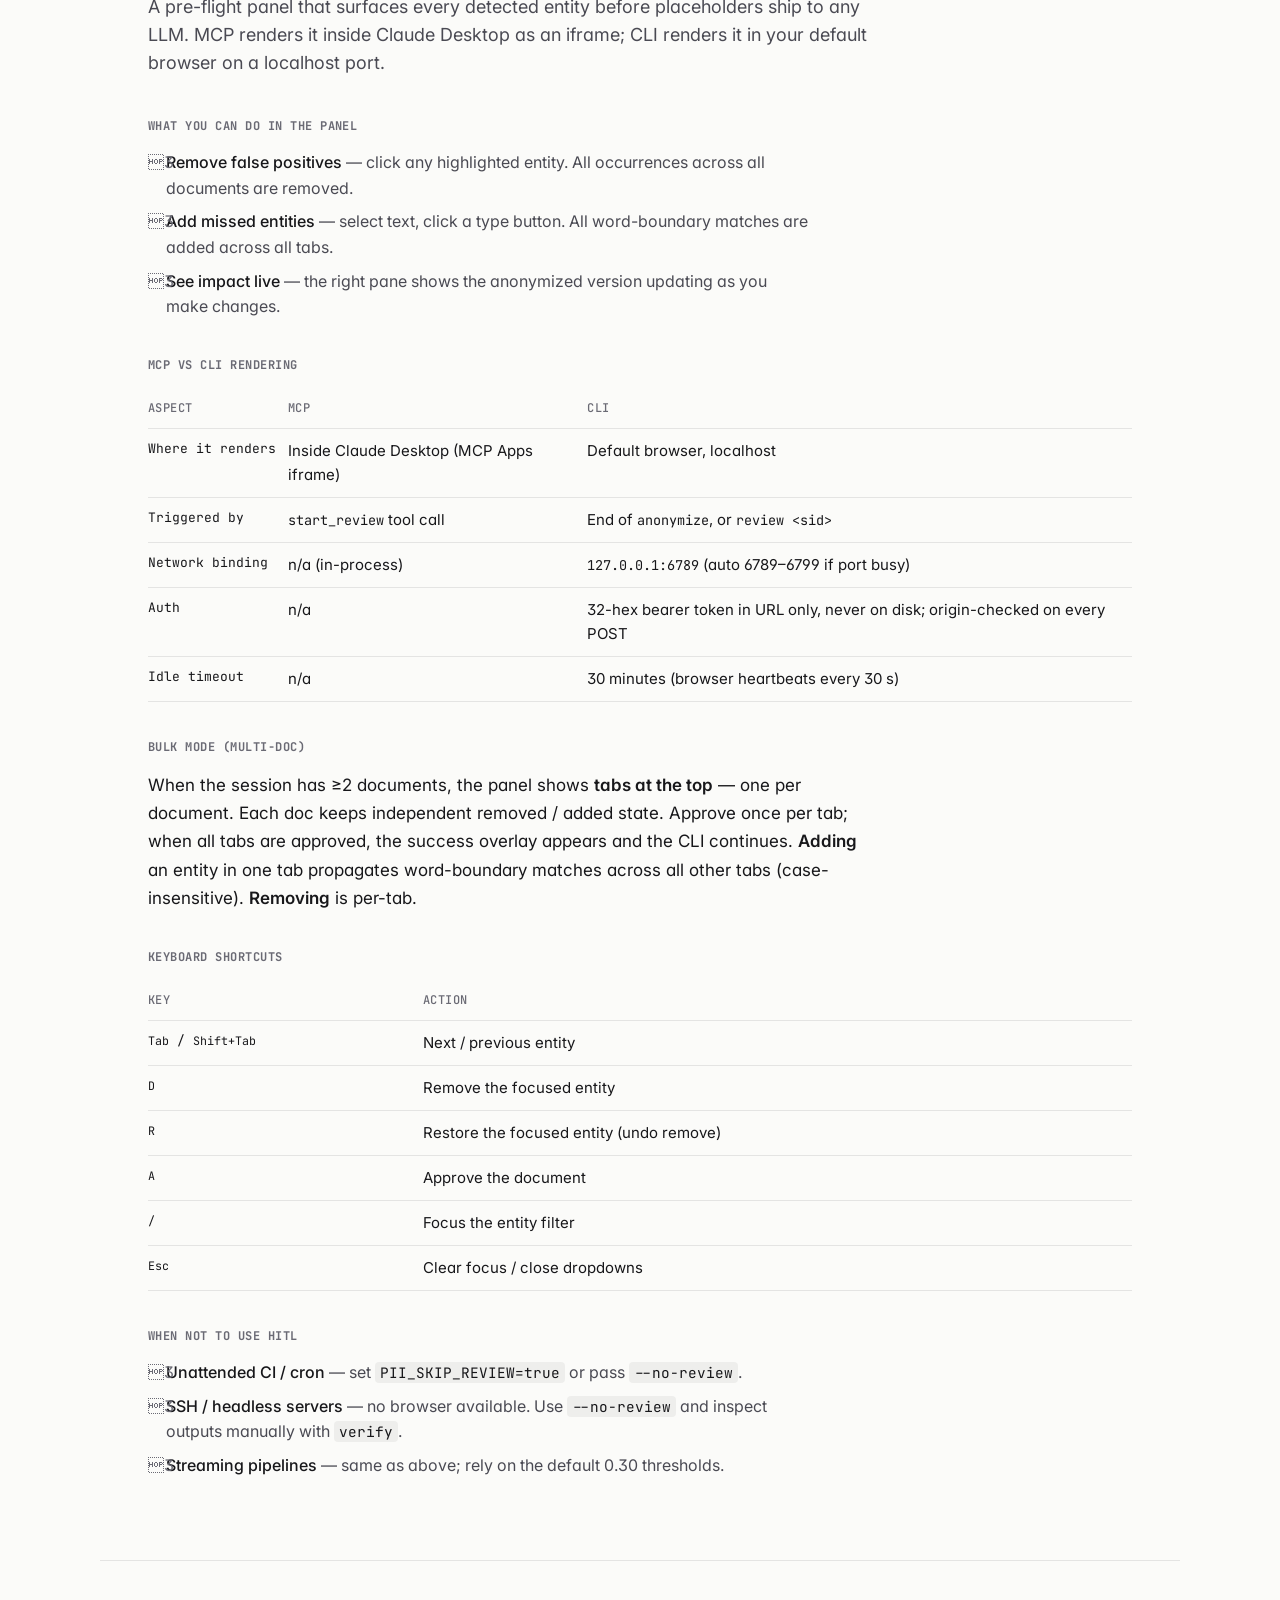
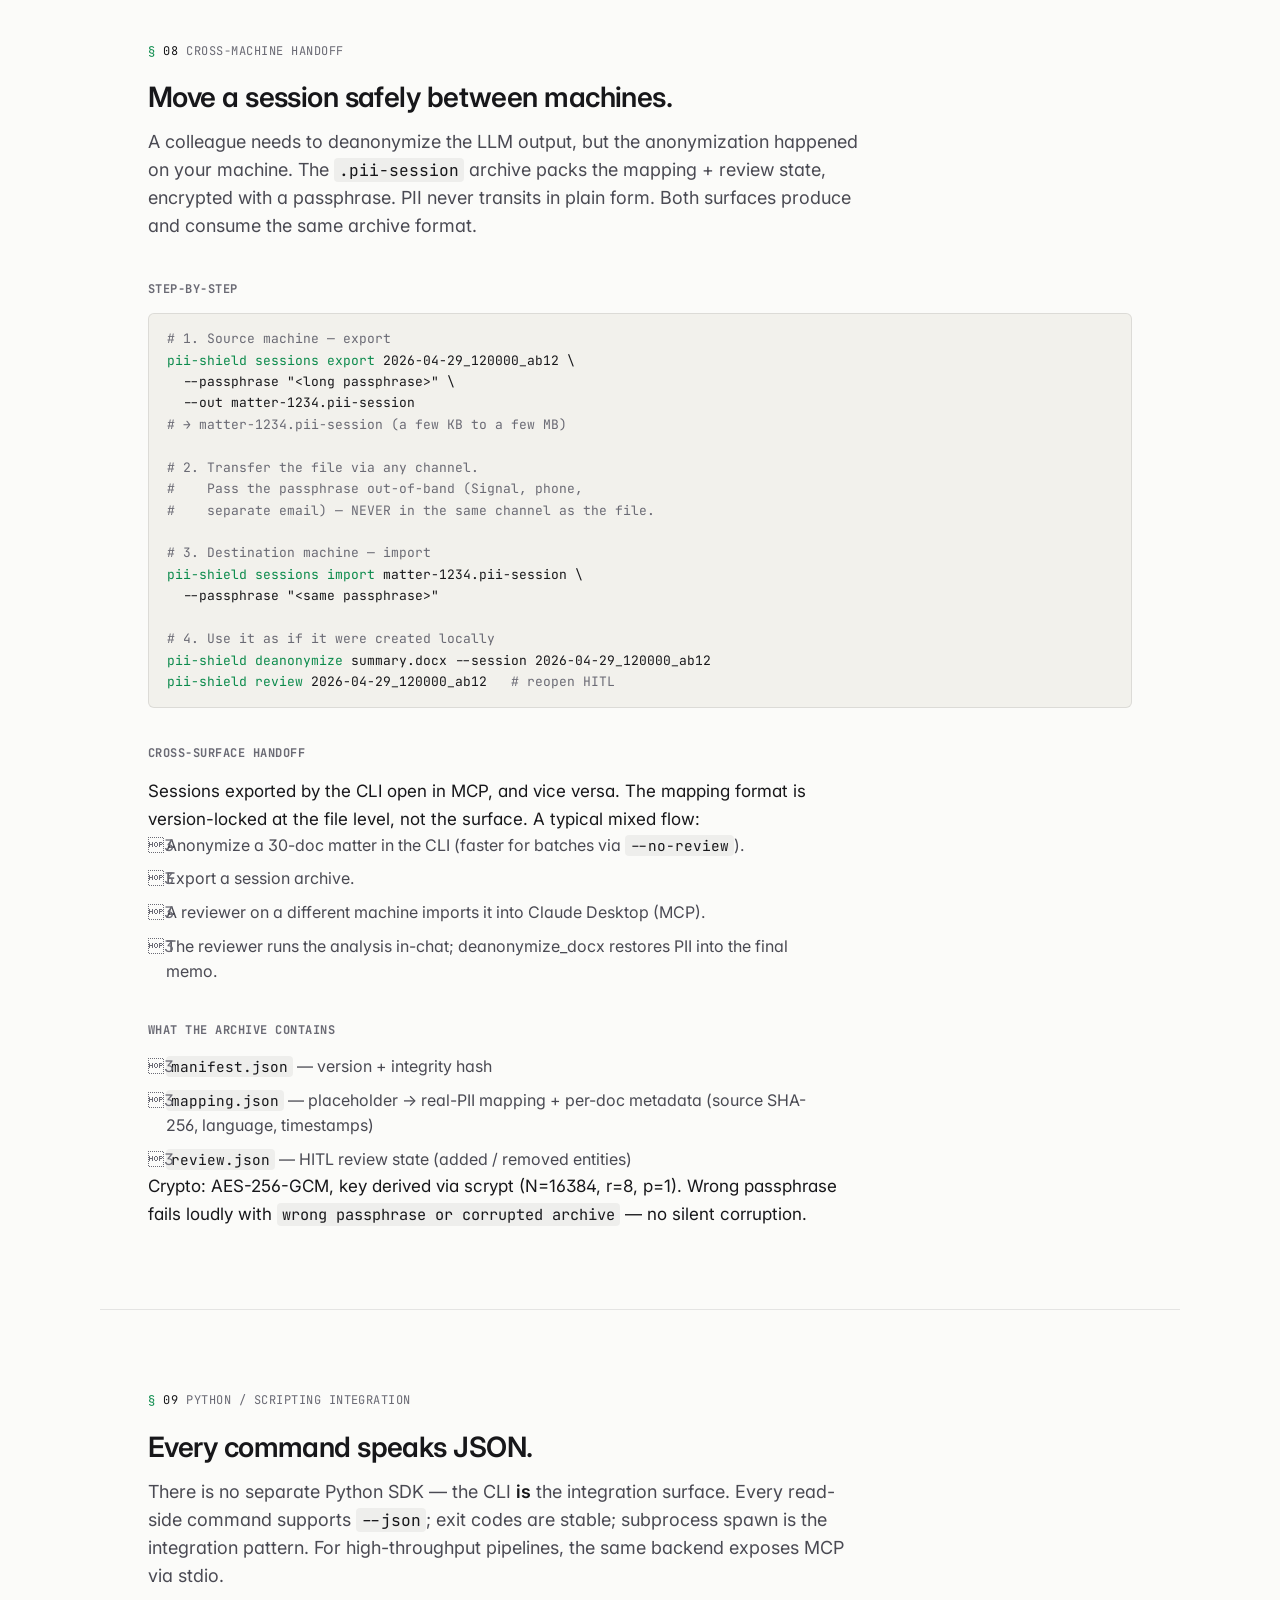
<file: pii-shield-docs.html>
<!DOCTYPE html>
<html lang="en">
<head>
  <meta charset="UTF-8" />
  <meta name="viewport" content="width=device-width, initial-scale=1.0" />
  <title>PII Shield — Documentation</title>
  <meta name="description" content="Full reference for the PII Shield MCP plugin and CLI. Installation, configuration, command reference, workflows, troubleshooting." />

  <link rel="canonical" href="https://gmoskalev.com/pii-shield-docs" />
  <link rel="prev" href="https://gmoskalev.com/pii-shield" />

  <meta property="og:type" content="article" />
  <meta property="og:title" content="PII Shield — Documentation" />
  <meta property="og:description" content="Full reference for the PII Shield MCP plugin and CLI. Every command, every flag, every env var. Workflows, troubleshooting, Python integration." />
  <meta property="og:url" content="https://gmoskalev.com/pii-shield-docs" />
  <meta property="og:site_name" content="gmoskalev.com" />

  <script type="application/ld+json">
  {
    "@context": "https://schema.org",
    "@type": "TechArticle",
    "@id": "https://gmoskalev.com/pii-shield-docs#article",
    "headline": "PII Shield — Documentation",
    "url": "https://gmoskalev.com/pii-shield-docs",
    "inLanguage": "en",
    "about": { "@id": "https://gmoskalev.com/pii-shield#software" },
    "author": {
      "@type": "Person",
      "name": "Grigorii Moskalev",
      "url": "https://gmoskalev.com/"
    },
    "mainEntityOfPage": "https://gmoskalev.com/pii-shield-docs"
  }
  </script>

  <link rel="icon" type="image/svg+xml" href="/favicon-pii-shield.svg" />
  <link rel="alternate icon" href="/favicon.svg" />

  <link rel="preconnect" href="https://fonts.googleapis.com" />
  <link rel="preconnect" href="https://fonts.gstatic.com" crossorigin />
  <link href="https://fonts.googleapis.com/css2?family=Inter:wght@400;500;600&family=JetBrains+Mono:wght@400;500;600&display=swap" rel="stylesheet" />

  <!-- Light by default. Apply a saved dark preference before first paint. -->
  <script>
    (function () {
      try {
        if (localStorage.getItem('theme') === 'dark') {
          document.documentElement.setAttribute('data-theme', 'dark');
        }
      } catch (e) { /* storage blocked: stay light */ }
    })();
  </script>

  <link rel="stylesheet" href="/assets/site.css?v=20260908" />
  <style>
    /* Docs-only components: coverage rows, tool lists, command accordions,
       parity table, FAQ. Everything else comes from site.css. */
    p.prose { font-size: 17px; line-height: 1.65; color: var(--fg); max-width: var(--measure); }
    p.prose.dim { color: var(--fg-dim); font-size: 15px; }
    p.prose + .code, .prose + .code, .table + .code, .code + .table, .table + p.prose, .code + p.prose, .code + .prose, .table + .prose, p.prose + p.prose { margin-top: 14px; }
    .code + .subhead, .callout + .subhead, .table + .subhead, .tags + .subhead, .prose + .subhead, .tools + .subhead { margin-top: 36px; }
    .callout code { background: rgb(var(--ink) / 0.05); padding: 1px 5px; border-radius: 4px; }
    .callout + .subhead { margin-top: 36px; }

    /* Coverage */
    .coverage { border-top: 1px solid var(--hair); }
    .coverage__row { display: grid; grid-template-columns: 160px minmax(0, 1fr); gap: 12px 20px; padding: 14px 0; border-bottom: 1px solid var(--hair); }
    .coverage__label { font-family: var(--font-mono); font-size: var(--fs-xs); letter-spacing: 0.04em; text-transform: uppercase; color: var(--fg-dimmer); padding-top: 3px; }
    .coverage__list { display: flex; flex-wrap: wrap; gap: 6px 8px; }
    .cov { display: inline-flex; align-items: baseline; gap: 6px; padding: 2px 8px; border: 1px solid var(--hair); border-radius: 4px; font-family: var(--font-mono); font-size: var(--fs-xs); color: var(--fg-dim); }
    .cov__code { color: var(--fg); font-weight: 500; }
    .cov__n { color: var(--accent); }
    .cov__detail { color: var(--fg-dimmer); }
    .cov__detail::before { content: "·"; color: var(--fg-faint); margin-right: 6px; }
    @media (max-width: 600px) { .coverage__row { grid-template-columns: 1fr; gap: 8px; } }

    /* Tools */
    .tools { display: grid; grid-template-columns: repeat(2, minmax(0, 1fr)); gap: 14px; margin-top: 16px; }
    .tool-group { border: 1px solid var(--hair); border-radius: var(--radius); padding: 14px 16px; }
    .tool-group__title { display: flex; justify-content: space-between; font-family: var(--font-mono); font-size: var(--fs-xs); letter-spacing: 0.04em; text-transform: uppercase; color: var(--fg-dimmer); margin-bottom: 8px; }
    .tool-group__count { color: var(--accent); }
    .tool { display: block; padding: 8px 0; border-top: 1px solid var(--hair); }
    .tool__name { font-family: var(--font-mono); font-size: 13px; color: var(--fg); }
    a.tool:hover .tool__name { color: var(--accent); }
    .tool__hint { margin-left: 8px; font-family: var(--font-mono); font-size: 11px; color: var(--accent); text-transform: uppercase; letter-spacing: 0.04em; }
    .tool__desc { display: block; font-size: 13px; line-height: 1.5; color: var(--fg-dim); margin-top: 2px; }
    @media (max-width: 720px) { .tools { grid-template-columns: 1fr; } }

    /* Command accordions and FAQ */
    details { border-top: 1px solid var(--hair); }
    details:last-of-type { border-bottom: 1px solid var(--hair); }
    summary { list-style: none; cursor: pointer; padding: 12px 0; display: flex; align-items: baseline; gap: 10px; flex-wrap: wrap; font-family: var(--font-mono); font-size: 13px; color: var(--fg); }
    summary::-webkit-details-marker { display: none; }
    summary::before { content: "+"; color: var(--fg-dimmer); width: 12px; flex: none; }
    details[open] > summary::before { content: "–"; }
    summary:hover { color: var(--accent); }
    .cmd-detail__name { font-weight: 500; }
    .cmd-detail__sig { color: var(--fg-dimmer); font-size: var(--fs-xs); overflow-wrap: anywhere; }
    .cmd-detail__body, .faq__body { padding: 4px 0 20px 22px; }
    .cmd-detail__body p, .faq__body p { font-size: 15px; line-height: 1.6; color: var(--fg-dim); max-width: var(--measure); }
    .cmd-detail__body p + p, .faq__body p + p { margin-top: 8px; }
    .cmd-detail__body p strong { color: var(--fg); }
    .cmd-detail__lbl { font-family: var(--font-mono); font-size: var(--fs-xs); letter-spacing: 0.04em; text-transform: uppercase; color: var(--fg-dimmer); margin: 16px 0 8px; }
    .cmd-detail__body .table { font-size: 14px; }
    .cmd-detail__body .code { margin-top: 0; }
    .cmd-detail__seealso { margin-top: 14px; font-family: var(--font-mono); font-size: var(--fs-xs) !important; color: var(--fg-dimmer) !important; }
    .cmd-detail__seealso a { color: var(--fg-dim); }
    .cmd-detail__seealso a:hover { color: var(--accent); }
    .cmd-detail__body ol, .cmd-detail__body ul { padding-left: 0 !important; font-size: 15px !important; margin-top: 0; }
    .cmd-detail__body ol li, .cmd-detail__body ul li { color: var(--fg-dim); font-size: 15px; }
    .faq summary { font-family: var(--font-sans); font-size: 15px; }
    .faq summary code { font-size: 13px; }

    /* Parity */
    .parity { border-top: 1px solid var(--hair); }
    .parity__row { display: grid; grid-template-columns: minmax(0, 1fr) 32px minmax(0, 1fr); gap: 10px; padding: 9px 0; border-bottom: 1px solid var(--hair); font-family: var(--font-mono); font-size: 13px; align-items: baseline; }
    .parity__row--head { font-size: var(--fs-xs); letter-spacing: 0.04em; text-transform: uppercase; color: var(--fg-dimmer); }
    .parity__mcp { color: var(--remote); }
    .parity__cli { color: var(--accent); }
    .parity__arrow { color: var(--fg-faint); text-align: center; }

    a.accent:hover { text-decoration: underline; }

    /* Lists that carry .prose on the list element itself */
    ul.prose, ol.prose { max-width: var(--measure); margin-top: 0; }
    ul.prose > li, ol.prose > li { position: relative; font-size: 16px; line-height: 1.6; color: var(--fg-dim); }
    ul.prose > li { padding-left: 18px; }
    ul.prose > li::before { content: "3"; position: absolute; left: 0; color: var(--fg-dimmer); }
    ol.prose { counter-reset: n; }
    ol.prose > li { padding-left: 26px; counter-increment: n; }
    ol.prose > li::before { content: counter(n, decimal-leading-zero); position: absolute; left: 0; top: 0.3em; font-family: var(--font-mono); font-size: var(--fs-xs); color: var(--fg-dimmer); }
    ul.prose > li + li, ol.prose > li + li { margin-top: 8px; }
    ul.prose > li strong { color: var(--fg); font-weight: 500; }
    .cmd-detail__body ul.prose > li, .cmd-detail__body ol.prose > li { font-size: 15px; }
  </style>
</head>
<body>
  <aside class="toc" aria-label="Table of contents">
    <a href="#install" class="toc__item" data-spy="install"><span class="toc__num">01</span>Quick install</a>
    <a href="#config" class="toc__item" data-spy="config"><span class="toc__num">02</span>Configuration</a>
    <a href="#coverage" class="toc__item" data-spy="coverage"><span class="toc__num">03</span>Detection coverage</a>
    <a href="#commands" class="toc__item" data-spy="commands"><span class="toc__num">04</span>Command reference</a>
    <a href="#workflows" class="toc__item" data-spy="workflows"><span class="toc__num">05</span>Workflows</a>
    <a href="#audit" class="toc__item" data-spy="audit"><span class="toc__num">06</span>Audit &amp; compliance</a>
    <a href="#hitl" class="toc__item" data-spy="hitl"><span class="toc__num">07</span>HITL review</a>
    <a href="#handoff" class="toc__item" data-spy="handoff"><span class="toc__num">08</span>Cross-machine handoff</a>
    <a href="#scripting" class="toc__item" data-spy="scripting"><span class="toc__num">09</span>Python / scripting</a>
    <a href="#entities" class="toc__item" data-spy="entities"><span class="toc__num">10</span>Entity types</a>
    <a href="#stack" class="toc__item" data-spy="stack"><span class="toc__num">11</span>Stack &amp; versioning</a>
    <a href="#limits" class="toc__item" data-spy="limits"><span class="toc__num">12</span>Limits &amp; caveats</a>
    <a href="#troubleshooting" class="toc__item" data-spy="troubleshooting"><span class="toc__num">13</span>Troubleshooting</a>
  </aside>

  <nav class="nav" id="nav">
    <div class="nav__inner">
      <a href="/" class="nav__brand">gmoskalev</a>
      <div class="nav__crumb"><span class="nav__crumb-sep">/</span><a href="/pii-shield">pii-shield</a><span class="nav__crumb-sep">/</span><span class="accent">docs</span></div>
      <div class="nav__right">
        <a href="https://github.com/gregmos/PII-Shield" class="nav__gh" target="_blank" rel="noopener">
          <svg viewBox="0 0 24 24" fill="currentColor" aria-hidden="true"><path d="M12 .5C5.37.5 0 5.87 0 12.5c0 5.3 3.44 9.79 8.21 11.38.6.11.82-.26.82-.58 0-.29-.01-1.04-.02-2.05-3.34.73-4.04-1.61-4.04-1.61-.55-1.39-1.34-1.76-1.34-1.76-1.09-.75.08-.73.08-.73 1.21.09 1.85 1.24 1.85 1.24 1.07 1.84 2.81 1.31 3.5 1 .11-.78.42-1.31.76-1.61-2.67-.3-5.47-1.33-5.47-5.93 0-1.31.47-2.38 1.23-3.22-.12-.3-.54-1.52.12-3.17 0 0 1.01-.32 3.3 1.23.96-.27 1.98-.4 3-.4s2.04.13 3 .4c2.29-1.55 3.3-1.23 3.3-1.23.66 1.65.24 2.87.12 3.17.77.84 1.23 1.91 1.23 3.22 0 4.61-2.81 5.63-5.48 5.92.43.37.81 1.1.81 2.22 0 1.61-.01 2.91-.01 3.3 0 .32.22.7.83.58C20.56 22.29 24 17.79 24 12.5 24 5.87 18.63.5 12 .5z"/></svg>
          <span>GitHub</span>
          <span aria-hidden="true">↗</span>
        </a>
        <button class="theme-toggle" type="button" id="themeToggle" aria-label="Switch theme" title="Switch theme">
          <svg class="theme-toggle__icon theme-toggle__icon--sun" width="14" height="14" viewBox="0 0 24 24" fill="none" stroke="currentColor" stroke-width="2" stroke-linecap="round" aria-hidden="true">
            <circle cx="12" cy="12" r="4"/>
            <path d="M12 2v2M12 20v2M2 12h2M20 12h2M4.93 4.93l1.41 1.41M17.66 17.66l1.41 1.41M4.93 19.07l1.41-1.41M17.66 6.34l1.41-1.41"/>
          </svg>
          <svg class="theme-toggle__icon theme-toggle__icon--moon" width="14" height="14" viewBox="0 0 24 24" fill="none" stroke="currentColor" stroke-width="2" stroke-linecap="round" aria-hidden="true">
            <path d="M21 12.79A9 9 0 1 1 11.21 3 7 7 0 0 0 21 12.79z"/>
          </svg>
        </button>
      </div>
    </div>
  </nav>

  <main>
    <header class="subhero">
      <div class="section-label subhero__kicker">
        <span class="section-label__sigil">§</span>
        <span class="section-label__title">Documentation</span>
      </div>
      <h1 class="subhero__title">PII Shield Docs<span class="caret" aria-hidden="true"></span></h1>
      <p class="subhero__lede">Full reference for both surfaces. The MCP plugin runs inside Claude Desktop; the CLI runs anywhere Node 22 does. Same engine, same 33 entity types, same on-disk session format — the command reference below covers both.</p>
      <p class="meta subhero__meta">
        <span class="accent">Live</span>
        <span>MCP server</span>
        <span>CLI</span>
        <span>Node.js 22+</span>
        <span>npm install -g pii-shield</span>
        <span>MIT</span>
      </p>
      <div class="btn-row">
        <a href="/pii-shield" class="btn btn--ghost"><span aria-hidden="true">←</span> Product page</a>
        <a href="https://github.com/gregmos/PII-Shield" class="btn btn--ghost" target="_blank" rel="noopener">GitHub <span aria-hidden="true">↗</span></a>
      </div>
    </header>

    <!-- ═════════════════════════════════ 01 INSTALL ═════════════════════════════════ -->
    <section id="install" class="section">
      <div class="section-label">
        <span class="section-label__sigil">§</span>
        <span class="section-label__num">01</span>
        <span class="section-label__title">Quick install</span>
      </div>
      <h2 class="section__h">Pick a surface, run three lines.</h2>
      <p class="section__lede">Both surfaces share <code>~/.pii_shield/</code>: install one or both. Sessions, mappings, audit logs, and the GLiNER model are interchangeable.</p>

      <h3 class="subhead">MCP plugin (Claude Desktop)</h3>
      <code class="code"><span class="comment"># 1. Download pii-shield-&lt;version&gt;-&lt;platform&gt;.mcpb from the latest release</span>
<span class="comment">#    https://github.com/gregmos/PII-Shield/releases/latest</span>

<span class="comment"># 2. In Claude Desktop:</span>
<span class="comment">#    Settings → Extensions → Advanced Settings → Install extension</span>
<span class="comment">#    Pick the .mcpb file</span>

<span class="comment"># 3. First call opens an in-chat panel to download the GLiNER model</span>
<span class="comment">#    (~634 MB, fetched by your browser)</span>
</code>

      <h3 class="subhead">CLI (any terminal)</h3>
      <code class="code"><span class="comment"># 1. Install the npm package globally</span>
<span class="accent">npm install -g pii-shield</span>
pii-shield --version

<span class="comment"># 2. Health check (model will report missing — fix in step 3)</span>
<span class="accent">pii-shield doctor</span>

<span class="comment"># 3. Download the GLiNER model (~634 MB, one-off)</span>
<span class="accent">pii-shield install-model</span></code>

      <div class="callout">
        <div class="callout__label">First-run engine deps</div>
        <p>On first <code>anonymize</code> or <code>scan</code>, the engine installs <code>onnxruntime-node</code>, <code>@xenova/transformers</code>, and <code>gliner</code> at pinned versions into <code>~/.pii_shield/deps/installs/&lt;hash&gt;/</code>. Roughly <strong>300 MB, 1–2 min, deterministic</strong>. Subsequent runs are instant. Everything (model, deps, mappings, audit logs) survives <code>npm uninstall -g pii-shield</code>.</p>
      </div>

      <h3 class="subhead">Parity at install time</h3>
      <table class="table">
        <thead><tr><th>Aspect</th><th>MCP plugin</th><th>CLI</th></tr></thead>
        <tbody>
          <tr><td>Node version</td><td>Bundled (macOS) / host (Win/Linux)</td><td>Host (≥22.0.0)</td></tr>
          <tr><td>Distribution</td><td><code>.mcpb</code> in GitHub releases</td><td><code>npm install -g pii-shield</code></td></tr>
          <tr><td>Model location</td><td colspan="2"><code>~/.pii_shield/models/gliner-pii-base-v1.0/</code></td></tr>
          <tr><td>Data directory</td><td colspan="2"><code>~/.pii_shield/</code> (shared)</td></tr>
          <tr><td>Audit log</td><td colspan="2"><code>~/.pii_shield/audit/mcp_audit.log</code></td></tr>
          <tr><td>Session format</td><td colspan="2">Identical — exports from one open in the other</td></tr>
        </tbody>
      </table>
    </section>

    <!-- ═════════════════════════════════ 02 CONFIG ═════════════════════════════════ -->
    <section id="config" class="section">
      <div class="section-label">
        <span class="section-label__sigil">§</span>
        <span class="section-label__num">02</span>
        <span class="section-label__title">Configuration</span>
      </div>
      <h2 class="section__h">Environment variables, defaults, and where data lives.</h2>
      <p class="section__lede">All settings are environment variables — there is no config file. Set them in your shell, in <code>.env</code>, or per-command (<code>KEY=value pii-shield …</code>). Both MCP and CLI read the same vars from the same places.</p>

      <h3 class="subhead">Detection sensitivity</h3>
      <table class="table">
        <thead><tr><th>Variable</th><th>Default</th><th>Range</th><th>Effect</th></tr></thead>
        <tbody>
          <tr><td><code>PII_MIN_SCORE</code></td><td>0.30</td><td>0.0–1.0</td><td>Minimum confidence for pattern recognizers (email, SSN, IBAN, …). Lower = more recall, more false positives.</td></tr>
          <tr><td><code>PII_NER_THRESHOLD</code></td><td>0.30</td><td>0.0–1.0</td><td>Minimum confidence for NER detections (PERSON, ORG, LOCATION, NRP). 0.20 catches obscure names; 0.50 catches only obvious ones.</td></tr>
        </tbody>
      </table>

      <code class="code"><span class="comment"># legal contracts (default tuning)</span>
<span class="accent">PII_MIN_SCORE</span>=0.30 <span class="accent">PII_NER_THRESHOLD</span>=0.30 pii-shield anonymize contract.pdf

<span class="comment"># medical records (higher recall — miss nothing)</span>
<span class="accent">PII_MIN_SCORE</span>=0.20 <span class="accent">PII_NER_THRESHOLD</span>=0.20 pii-shield anonymize chart.pdf

<span class="comment"># news clippings (higher precision — only obvious entities)</span>
<span class="accent">PII_NER_THRESHOLD</span>=0.55 pii-shield anonymize article.txt</code>

      <h3 class="subhead">Behaviour</h3>
      <table class="table">
        <thead><tr><th>Variable</th><th>Default</th><th>Description</th></tr></thead>
        <tbody>
          <tr><td><code>PII_SKIP_REVIEW</code></td><td><code>false</code></td><td>Set <code>true</code> to never open the HITL panel — useful for CI / scripting.</td></tr>
          <tr><td><code>PII_MAPPING_TTL_DAYS</code></td><td>7</td><td>Sessions older than N days are deleted on next run. Bump for long matters: <code>PII_MAPPING_TTL_DAYS=90</code>.</td></tr>
          <tr><td><code>PII_WORK_DIR</code></td><td>(unset)</td><td>Default working directory for relative paths.</td></tr>
          <tr><td><code>PII_DEBUG</code></td><td>(unset)</td><td>Set <code>true</code> (or pass <code>--debug</code>) for stack traces and full audit trail.</td></tr>
          <tr><td><code>PII_AUDIT_STDERR</code></td><td>CLI: <code>false</code> · MCP: <code>true</code></td><td>Mirror server logs to stderr. CLI sets <code>false</code> so output stays clean; <code>--debug</code> flips to <code>true</code>.</td></tr>
          <tr><td><code>PII_QUIET</code></td><td>(unset)</td><td>Set by <code>--quiet</code>. Disables progress bars and summary writes.</td></tr>
          <tr><td><code>NO_COLOR</code></td><td>(unset)</td><td>Honoured per <a href="https://no-color.org/" class="accent" target="_blank" rel="noopener">no-color.org</a>. Disables ANSI in terminal output.</td></tr>
          <tr><td><code>FORCE_COLOR</code></td><td>(unset)</td><td>Force ANSI even in non-TTY contexts.</td></tr>
        </tbody>
      </table>

      <h3 class="subhead">Paths (rare overrides)</h3>
      <table class="table">
        <thead><tr><th>Variable</th><th>Default</th><th>Description</th></tr></thead>
        <tbody>
          <tr><td><code>PII_SHIELD_DATA_DIR</code></td><td><code>~/.pii_shield</code></td><td>Root for all PII Shield state. Override to relocate everything (deps, model, audit, mappings) — useful for shared/networked installs.</td></tr>
          <tr><td><code>PII_SHIELD_MAPPINGS_DIR</code></td><td><code>&lt;DATA_DIR&gt;/mappings</code></td><td>Override only the mappings dir — e.g. point to a network share so a team has shared sessions.</td></tr>
          <tr><td><code>PII_SHIELD_MODELS_DIR</code></td><td><code>&lt;DATA_DIR&gt;/models</code></td><td>Override only the model directory.</td></tr>
          <tr><td><code>PII_SHIELD_MODEL_DOWNLOADS_DIR</code></td><td>(auto)</td><td>Where <code>install-model</code> looks for an existing <code>gliner-pii-base-v1.0.zip</code> (Downloads / OneDrive / Desktop / Documents are scanned by default).</td></tr>
        </tbody>
      </table>

      <h3 class="subhead">Data directory layout</h3>
      <code class="code">~/.pii_shield/                     <span class="comment">← PII_SHIELD_DATA_DIR</span>
├── models/
│   └── <span class="accent">gliner-pii-base-v1.0/</span>       <span class="comment">← 634 MB, survives uninstall</span>
│       ├── model.onnx
│       ├── tokenizer.json
│       ├── tokenizer_config.json
│       ├── special_tokens_map.json
│       └── gliner_config.json
├── deps/
│   └── installs/&lt;hash&gt;/            <span class="comment">← onnxruntime-node + transformers + gliner (pinned)</span>
├── mappings/                       <span class="comment">← PII_SHIELD_MAPPINGS_DIR (can be relocated)</span>
│   ├── &lt;session_id&gt;.json           <span class="comment">← placeholder → real PII (the one secret)</span>
│   └── review_&lt;session_id&gt;.json    <span class="comment">← HITL state (entities + overrides)</span>
├── audit/
│   ├── <span class="accent">mcp_audit.log</span>               <span class="comment">← every CLI command + arguments + result</span>
│   ├── ner_init.log                <span class="comment">← NER bootstrap trace</span>
│   ├── ner_debug.log               <span class="comment">← per-call NER detail</span>
│   └── server.log                  <span class="comment">← lifecycle + errors</span>
└── cache/
    └── gliner-pii-base-v1.0.zip    <span class="comment">← deleted after install</span></code>

      <div class="prose">
        <p>The mapping files are <strong>the one place real PII lives</strong> outside your source documents. They have <code>0o700</code> permissions on POSIX. Delete a mapping = no way to deanonymize that session.</p>
      </div>
    </section>

    <!-- ═════════════════════════════════ 03 COVERAGE ═════════════════════════════════ -->
    <section id="coverage" class="section">
      <div class="section-label">
        <span class="section-label__sigil">§</span>
        <span class="section-label__num">03</span>
        <span class="section-label__title">Detection coverage</span>
      </div>
      <h2 class="section__h">National IDs, tax numbers, passports — and the obvious stuff too.</h2>
      <p class="section__lede">17 country-specific patterns on top of generic entity detection. The fields a "find all emails" regex would never catch.</p>

      <div class="coverage">
        <div class="coverage__row">
          <span class="coverage__label">EU + UK patterns</span>
          <ul class="coverage__list" role="list">
            <li class="cov" tabindex="0" aria-label="United Kingdom: 5 patterns">
              <span class="cov__code">UK</span><span class="cov__n">5</span>
              <span class="cov__detail">NIN · NHS · Passport · CRN · Driving licence</span>
            </li>
            <li class="cov" tabindex="0" aria-label="Germany: 2 patterns">
              <span class="cov__code">DE</span><span class="cov__n">2</span>
              <span class="cov__detail">Tax ID · Social security</span>
            </li>
            <li class="cov" tabindex="0" aria-label="France: 2 patterns">
              <span class="cov__code">FR</span><span class="cov__n">2</span>
              <span class="cov__detail">NIR · CNI</span>
            </li>
            <li class="cov" tabindex="0" aria-label="Italy: 2 patterns">
              <span class="cov__code">IT</span><span class="cov__n">2</span>
              <span class="cov__detail">Fiscal code · VAT</span>
            </li>
            <li class="cov" tabindex="0" aria-label="Spain: 2 patterns">
              <span class="cov__code">ES</span><span class="cov__n">2</span>
              <span class="cov__detail">DNI · NIE</span>
            </li>
            <li class="cov" tabindex="0" aria-label="Cyprus: 2 patterns">
              <span class="cov__code">CY</span><span class="cov__n">2</span>
              <span class="cov__detail">TIC · National ID</span>
            </li>
            <li class="cov" tabindex="0" aria-label="EU-wide: 2 patterns">
              <span class="cov__code">EU</span><span class="cov__n">2</span>
              <span class="cov__detail">VAT · Passport</span>
            </li>
          </ul>
        </div>
        <div class="coverage__row">
          <span class="coverage__label">Detection · NER</span>
          <ul class="coverage__list" role="list">
            <li class="cov cov--generic">GLiNER zero-shot</li>
            <li class="cov cov--generic">person</li>
            <li class="cov cov--generic">org</li>
            <li class="cov cov--generic">location</li>
            <li class="cov cov--generic">NRP (nationality / religion / politics)</li>
          </ul>
        </div>
        <div class="coverage__row">
          <span class="coverage__label">Detection · pattern</span>
          <ul class="coverage__list" role="list">
            <li class="cov cov--generic">all 17 jurisdiction patterns</li>
            <li class="cov cov--generic">email · phone · URL · IP</li>
            <li class="cov cov--generic">IBAN · credit card · crypto wallet</li>
            <li class="cov cov--generic">US SSN · US passport · US driver licence</li>
            <li class="cov cov--generic">medical licence · ID doc</li>
          </ul>
        </div>
      </div>

      <p style="margin-top: 14px; font-size: 13.5px; color: var(--fg-dim);">Full enumerated list of 33 types in <a href="#entities" class="accent">§10 Entity types</a>.</p>
    </section>

    <!-- ═════════════════════════════════ 04 COMMAND REFERENCE ═════════════════════════════════ -->
    <section id="commands" class="section">
      <div class="section-label">
        <span class="section-label__sigil">§</span>
        <span class="section-label__num">04</span>
        <span class="section-label__title">Command reference</span>
      </div>
      <h2 class="section__h">One engine. Two surfaces.</h2>
      <p class="section__lede"><strong>MCP</strong> exposes 17 tools to Claude Desktop / Claude Code via stdio. <strong>CLI</strong> exposes 11 commands to your shell. Same engine underneath — every entity, every session format, every audit log line is identical.</p>

      <!-- ─────────── MCP PANE ─────────── -->
      <div>
        <h3 class="subhead">MCP plugin · 17 tools, four groups</h3>
        <p class="prose dim">Each tool is a single MCP function callable from Claude Desktop. Inputs validated with Zod; errors return MCP-protocol-shaped <code>{ isError: true, content: [...] }</code> rather than throwing.</p>

        <div class="tools">
          <div class="tool-group">
            <div class="tool-group__title"><span>Anonymize</span><span class="tool-group__count">4</span></div>
            <div class="tool-list">
              <div class="tool"><span class="tool__name">anonymize_file</span><span class="tool__hint">core</span><span class="tool__desc">Read a file from disk and produce an anonymized copy. Returns a path + session id — file content never leaves the machine.</span></div>
              <div class="tool"><span class="tool__name">anonymize_text</span><span class="tool__desc">Anonymize a string in memory. Useful for chat-pasted snippets or testing.</span></div>
              <div class="tool"><span class="tool__name">anonymize_docx</span><span class="tool__desc">Anonymize a .docx while preserving formatting and tracked changes. Embeds session_id in Word custom properties.</span></div>
              <div class="tool"><span class="tool__name">anonymize_next_chunk</span><span class="tool__desc">Continue a chunked anonymization for very large documents. Maintains placeholder consistency across chunks.</span></div>
            </div>
          </div>
          <div class="tool-group">
            <div class="tool-group__title"><span>Review</span><span class="tool-group__count">5</span></div>
            <div class="tool-list">
              <div class="tool"><span class="tool__name">start_review</span><span class="tool__desc">Open the human-in-the-loop iframe inside Claude Desktop. Add/remove/edit detected entities.</span></div>
              <div class="tool"><span class="tool__name">apply_review_overrides</span><span class="tool__desc">Apply user edits from the review iframe — propagate across all entity occurrences in the session.</span></div>
              <div class="tool"><span class="tool__name">get_full_anonymized_text</span><span class="tool__desc">Return the full anonymized text for the current session.</span></div>
              <div class="tool"><span class="tool__name">deanonymize_text</span><span class="tool__desc">Restore PII placeholders → real values in a string.</span></div>
              <div class="tool"><span class="tool__name">deanonymize_docx</span><span class="tool__desc">Restore PII in a docx using its embedded session_id. Works across new chats and sessions.</span></div>
            </div>
          </div>
          <div class="tool-group">
            <div class="tool-group__title"><span>Session</span><span class="tool-group__count">3</span></div>
            <div class="tool-list">
              <div class="tool"><span class="tool__name">export_session</span><span class="tool__desc">Pack mapping + anonymized files into an encrypted .pii-session archive (AES-GCM via scrypt). Pass a passphrase.</span></div>
              <div class="tool"><span class="tool__name">import_session</span><span class="tool__desc">Unlock a .pii-session archive and load its mapping + files. PII never transits unencrypted.</span></div>
              <div class="tool"><span class="tool__name">get_mapping</span><span class="tool__desc">Inspect the placeholder ↔ value mapping for the current session.</span></div>
            </div>
          </div>
          <div class="tool-group">
            <div class="tool-group__title"><span>Utility</span><span class="tool-group__count">5</span></div>
            <div class="tool-list">
              <div class="tool"><span class="tool__name">scan_text</span><span class="tool__hint">preview</span><span class="tool__desc">Preview-only: detect entities without creating a session.</span></div>
              <div class="tool"><span class="tool__name">list_entities</span><span class="tool__desc">List all detected entities in the active session, grouped by type.</span></div>
              <div class="tool"><span class="tool__name">find_file</span><span class="tool__desc">Resolve a path inside a connected folder — handles relative refs.</span></div>
              <div class="tool"><span class="tool__name">resolve_path</span><span class="tool__desc">Resolve a relative or absolute path against the connected workspace.</span></div>
              <div class="tool"><span class="tool__name">install_model_from_download</span><span class="tool__desc">Install the GLiNER model from a local download. Used during setup.</span></div>
            </div>
          </div>
        </div>

        <h3 class="subhead">Round-trip example</h3>
        <code class="code"><span class="comment">// 1. anonymize a file — original stays on disk; only placeholders cross the wire</span>
<span class="accent">→</span> anonymize_file({ file_path: "~/contracts/nda.docx" })
<span class="remote">←</span> { status: "success",
    session_id: "m9q8x4-7b5a91",
    entity_count: 14,
    output_path: ".../nda.anon.txt",
    docx_output_path: ".../nda.anon.docx",
    by_type: { PERSON: 4, ORG: 3, MONEY: 2, ... } }

<span class="comment">// 2. Claude reads output_path and drafts a memo using placeholders only</span>

<span class="comment">// 3. restore PII into the draft, locally</span>
<span class="accent">→</span> deanonymize_text({ text: draft, session_id: "m9q8x4-7b5a91" })
<span class="remote">←</span> { status: "success",
    deanonymized_text: "...John Smith signed the NDA..." }</code>
      </div>

      <!-- ─────────── CLI PANE ─────────── -->
      <div style="margin-top: 40px;">
        <h3 class="subhead">CLI · 11 commands, four groups</h3>
        <p class="prose dim">All commands share two global flags: <code>-q, --quiet</code> (suppresses progress + summary), <code>--debug</code> (full audit trail + stack traces). Session ids accept <strong>unique prefixes</strong> (git-style): <code>pii-shield review 2026-04</code> works if exactly one session matches.</p>

        <div class="tools">
          <div class="tool-group">
            <div class="tool-group__title"><span>Core</span><span class="tool-group__count">4</span></div>
            <div class="tool-list">
              <a class="tool" href="#cli-anonymize"><span class="tool__name">anonymize</span><span class="tool__hint">core</span><span class="tool__desc">Anonymize one or more files. Files share session and placeholder pool.</span></a>
              <a class="tool" href="#cli-deanonymize"><span class="tool__name">deanonymize</span><span class="tool__desc">Restore PII from placeholders. Works across machines after import.</span></a>
              <a class="tool" href="#cli-scan"><span class="tool__name">scan</span><span class="tool__desc">Detect PII without writing — preview mode, JSON-friendly.</span></a>
              <a class="tool" href="#cli-verify"><span class="tool__name">verify</span><span class="tool__hint">gate</span><span class="tool__desc">Re-detect PII on an anonymized file; fail if any leak found. Use as a CI gate.</span></a>
            </div>
          </div>
          <div class="tool-group">
            <div class="tool-group__title"><span>Sessions</span><span class="tool-group__count">5</span></div>
            <div class="tool-list">
              <a class="tool" href="#cli-sessions-list"><span class="tool__name">sessions list</span><span class="tool__desc">Table of local sessions, newest first.</span></a>
              <a class="tool" href="#cli-sessions-show"><span class="tool__name">sessions show</span><span class="tool__desc">Detail view: documents, review status, source SHA-256.</span></a>
              <a class="tool" href="#cli-sessions-find"><span class="tool__name">sessions find</span><span class="tool__desc">Find which session(s) include a given source file.</span></a>
              <a class="tool" href="#cli-sessions-export"><span class="tool__name">sessions export</span><span class="tool__desc">Encrypted archive (AES-256-GCM) for cross-machine handoff.</span></a>
              <a class="tool" href="#cli-sessions-import"><span class="tool__name">sessions import</span><span class="tool__desc">Decrypt and persist a session archive.</span></a>
            </div>
          </div>
          <div class="tool-group">
            <div class="tool-group__title"><span>Review</span><span class="tool-group__count">1</span></div>
            <div class="tool-list">
              <a class="tool" href="#cli-review"><span class="tool__name">review</span><span class="tool__desc">Open the HITL review UI in your default browser for an existing session.</span></a>
            </div>
          </div>
          <div class="tool-group">
            <div class="tool-group__title"><span>Diagnostics</span><span class="tool-group__count">2</span></div>
            <div class="tool-list">
              <a class="tool" href="#cli-doctor"><span class="tool__name">doctor</span><span class="tool__desc">Health check — Node version, write permissions, model presence, deps cache.</span></a>
              <a class="tool" href="#cli-install-model"><span class="tool__name">install-model</span><span class="tool__desc">Download and install the GLiNER ONNX model (~634 MB).</span></a>
            </div>
          </div>
        </div>

        <!-- ═══════════ Per-command accordions ═══════════ -->
        <h3 class="subhead">Detail by command</h3>

        <details class="cmd-detail" id="cli-anonymize">
          <summary><span class="cmd-detail__name">anonymize</span><span class="cmd-detail__sig">&lt;files…&gt; [-o out] [-s session] [--no-review] [--lang en] [--prefix p] [-y] [--json]</span></summary>
          <div class="cmd-detail__body">
            <p>Anonymize one or more files. <strong>All files in one invocation share one session and one mapping pool</strong> — identical entities across files get the same placeholder. Supported inputs: <code>.pdf</code>, <code>.docx</code>, <code>.txt</code>, <code>.md</code>, <code>.csv</code>, <code>.log</code>, <code>.html</code>.</p>
            <div class="cmd-detail__lbl">Options</div>
            <table class="table">
              <thead><tr><th>Flag</th><th>Default</th><th>Description</th></tr></thead>
              <tbody>
                <tr><td><code>-o, --out &lt;dir&gt;</code></td><td><code>&lt;input-dir&gt;/pii_shield_&lt;sid&gt;/</code></td><td>Single output directory for all files in this run.</td></tr>
                <tr><td><code>-s, --session &lt;id&gt;</code></td><td>(new session)</td><td>Extend an existing session: pool + placeholders are reused.</td></tr>
                <tr><td><code>--no-review</code></td><td>(off — review opens)</td><td>Skip HITL — write outputs and exit.</td></tr>
                <tr><td><code>--lang &lt;code&gt;</code></td><td><code>en</code></td><td>Language hint for NER.</td></tr>
                <tr><td><code>--prefix &lt;p&gt;</code></td><td>(empty)</td><td>Prepend to placeholder tags, e.g. <code>--prefix DOC1_</code> → <code>&lt;DOC1_PERSON_1&gt;</code>.</td></tr>
                <tr><td><code>-y, --yes</code></td><td>—</td><td>Auto-confirm prompts (model download, double-anon warning).</td></tr>
                <tr><td><code>--json</code></td><td>—</td><td>Emit structured JSON to stdout. Implies <code>--no-review</code>.</td></tr>
              </tbody>
            </table>
            <div class="cmd-detail__lbl">Examples</div>
            <code class="code">pii-shield anonymize contract.pdf --no-review
pii-shield anonymize matter/*.pdf matter/*.docx --out anonymized/
pii-shield anonymize new.pdf --session 2026-04-29
pii-shield anonymize NDA.docx --json --yes</code>
            <div class="cmd-detail__lbl">Output formats</div>
            <table class="table">
              <thead><tr><th>Input</th><th>Output</th></tr></thead>
              <tbody>
                <tr><td><code>.docx</code></td><td><code>&lt;name&gt;_anonymized.docx</code> (formatting preserved) <strong>and</strong> <code>&lt;name&gt;_anonymized.txt</code> (extracted text)</td></tr>
                <tr><td><code>.pdf</code></td><td><code>&lt;name&gt;_anonymized.txt</code> (PDF write-back not supported)</td></tr>
                <tr><td><code>.txt</code> / <code>.md</code> / <code>.csv</code></td><td><code>&lt;name&gt;_anonymized.&lt;ext&gt;</code></td></tr>
              </tbody>
            </table>
            <div class="cmd-detail__lbl">Exit codes</div>
            <p><code>0</code> = OK · <code>1</code> = error · <code>2</code> = wrong arguments.</p>
            <p class="cmd-detail__seealso">See also: MCP <code>anonymize_file</code> · <a href="#workflows">§05 Workflows</a></p>
          </div>
        </details>

        <details class="cmd-detail" id="cli-deanonymize">
          <summary><span class="cmd-detail__name">deanonymize</span><span class="cmd-detail__sig">&lt;file&gt; [-s session] [-o out]</span></summary>
          <div class="cmd-detail__body">
            <p>Restore real PII from placeholders. Works on any file containing placeholders that match a known session — even files an LLM authored externally, as long as the placeholders survived intact.</p>
            <div class="cmd-detail__lbl">Options</div>
            <table class="table">
              <thead><tr><th>Flag</th><th>Default</th><th>Description</th></tr></thead>
              <tbody>
                <tr><td><code>-s, --session &lt;id&gt;</code></td><td>embedded → latest</td><td>Session id or unique prefix. Falls through .docx metadata, then latest session on machine.</td></tr>
                <tr><td><code>-o, --out &lt;path&gt;</code></td><td><code>&lt;name&gt;_restored.&lt;ext&gt;</code></td><td>Explicit output path.</td></tr>
              </tbody>
            </table>
            <div class="cmd-detail__lbl">Session resolution priority</div>
            <ol class="prose">
              <li>Explicit <code>--session &lt;id&gt;</code> wins.</li>
              <li>For <code>.docx</code> only: read <code>pii_shield.session_id</code> from <code>docProps/custom.xml</code> (auto-embedded by <code>anonymize</code>).</li>
              <li>Latest session on this machine.</li>
            </ol>
            <div class="cmd-detail__lbl">Examples</div>
            <code class="code">pii-shield deanonymize contract_anonymized.docx
pii-shield deanonymize analysis.docx --session 2026-04-29_120000_ab12
pii-shield deanonymize summary.txt --session 2026-04 --out final.txt</code>
            <p class="cmd-detail__seealso">See also: MCP <code>deanonymize_text</code> / <code>deanonymize_docx</code></p>
          </div>
        </details>

        <details class="cmd-detail" id="cli-scan">
          <summary><span class="cmd-detail__name">scan</span><span class="cmd-detail__sig">&lt;file&gt; [--json] [--lang en] [--wait-ner 30] [-y]</span></summary>
          <div class="cmd-detail__body">
            <p>Detect PII without writing anything. Useful for previewing what would be anonymized, or for piping JSON into custom workflows.</p>
            <div class="cmd-detail__lbl">Options</div>
            <table class="table">
              <thead><tr><th>Flag</th><th>Default</th><th>Description</th></tr></thead>
              <tbody>
                <tr><td><code>--json</code></td><td>—</td><td>Emit machine-readable JSON to stdout.</td></tr>
                <tr><td><code>--lang &lt;code&gt;</code></td><td><code>en</code></td><td>Language hint.</td></tr>
                <tr><td><code>--wait-ner &lt;s&gt;</code></td><td>30</td><td>Max seconds to wait for NER on cold start.</td></tr>
                <tr><td><code>-y, --yes</code></td><td>—</td><td>Auto-confirm model-download prompt.</td></tr>
              </tbody>
            </table>
            <div class="cmd-detail__lbl">JSON shape</div>
            <code class="code">{
  "file": "contract.pdf",
  "ext": ".pdf",
  "bytes": 145823,
  "char_count": 8421,
  "entities": [
    {"text": "John Smith", "type": "PERSON", "start": 12, "end": 22, "score": 0.93}
  ]
}</code>
            <div class="cmd-detail__lbl">Examples</div>
            <code class="code">pii-shield scan contract.pdf
pii-shield scan contract.pdf --json | jq '.entities | length'
pii-shield scan chart.pdf --json &gt; entities.json</code>
            <p class="cmd-detail__seealso">See also: MCP <code>scan_text</code></p>
          </div>
        </details>

        <details class="cmd-detail" id="cli-verify">
          <summary><span class="cmd-detail__name">verify</span><span class="cmd-detail__sig">&lt;file&gt; -s session [--json] [--lang en]</span></summary>
          <div class="cmd-detail__body">
            <p>Re-detect PII on an anonymized file and <strong>fail if any non-placeholder entity is found</strong>. Use as a final compliance gate before sending output to an external LLM.</p>
            <div class="cmd-detail__lbl">Options</div>
            <table class="table">
              <thead><tr><th>Flag</th><th>Default</th><th>Description</th></tr></thead>
              <tbody>
                <tr><td><code>-s, --session &lt;id&gt;</code></td><td><strong>required</strong></td><td>Session id or unique prefix.</td></tr>
                <tr><td><code>--json</code></td><td>—</td><td>Emit machine-readable JSON to stdout.</td></tr>
                <tr><td><code>--lang &lt;code&gt;</code></td><td><code>en</code></td><td>Language hint.</td></tr>
                <tr><td><code>-y, --yes</code></td><td>—</td><td>Auto-confirm model-download prompt.</td></tr>
              </tbody>
            </table>
            <div class="cmd-detail__lbl">How the check works</div>
            <ol class="prose">
              <li>Re-runs the engine over the anonymized text.</li>
              <li>For each detected entity, checks if its text is a placeholder from the session's mapping (<code>&lt;PERSON_1&gt;</code>, etc.). Placeholders are skipped.</li>
              <li>Anything else → flagged as a possible leak (offset + 60-char context printed).</li>
            </ol>
            <div class="cmd-detail__lbl">Examples</div>
            <code class="code">pii-shield verify contract_anonymized.txt --session 2026-04-29
pii-shield verify summary.docx --session 2026-04 --json</code>
            <div class="cmd-detail__lbl">Exit codes</div>
            <p><code>0</code> = clean · <code>1</code> = possible leaks (or model/session error) · <code>2</code> = usage.</p>
            <p class="cmd-detail__seealso">See also: <a href="#workflows">§05 Workflows → Compliance gate</a></p>
          </div>
        </details>

        <details class="cmd-detail" id="cli-review">
          <summary><span class="cmd-detail__name">review</span><span class="cmd-detail__sig">&lt;session-id&gt; [-y]</span></summary>
          <div class="cmd-detail__body">
            <p>Open the HITL review UI in your default browser for an existing session. Useful when you ran <code>anonymize --no-review</code> initially and want to review later, or after <code>sessions import</code> from another machine. The CLI prints a localhost URL with a 32-hex bearer token; only your machine + browser can reach it.</p>
            <div class="cmd-detail__lbl">Options</div>
            <table class="table">
              <thead><tr><th>Flag</th><th>Default</th><th>Description</th></tr></thead>
              <tbody>
                <tr><td><code>-y, --yes</code></td><td>—</td><td>Auto-confirm any prompts.</td></tr>
              </tbody>
            </table>
            <div class="cmd-detail__lbl">Example</div>
            <code class="code">pii-shield review 2026-04-29_120000_ab12
<span class="comment"># → Review URL: http://127.0.0.1:6789/?token=4b4c77cf6d12ba7d6c8d47a1c91775cc</span>
<span class="comment"># → opens browser</span></code>
            <p>After approval, any documents whose review carries non-empty overrides are <strong>re-anonymized in place</strong> against a fresh shared placeholder state — multi-doc consistency stays intact even after corrections.</p>
            <p class="cmd-detail__seealso">See also: MCP <code>start_review</code> · <a href="#hitl">§07 HITL review</a></p>
          </div>
        </details>

        <details class="cmd-detail" id="cli-doctor">
          <summary><span class="cmd-detail__name">doctor</span><span class="cmd-detail__sig">[--json]</span></summary>
          <div class="cmd-detail__body">
            <p>Health check — verifies Node version, write permissions, model presence, deps cache, and NER status. Use as a CI gate before running anonymization in unattended pipelines.</p>
            <div class="cmd-detail__lbl">Options</div>
            <table class="table">
              <thead><tr><th>Flag</th><th>Default</th><th>Description</th></tr></thead>
              <tbody>
                <tr><td><code>--json</code></td><td>—</td><td>Emit JSON to stdout.</td></tr>
              </tbody>
            </table>
            <div class="cmd-detail__lbl">Examples</div>
            <code class="code">pii-shield doctor
pii-shield doctor --json</code>
            <p>Exit code <code>0</code> if all checks pass, <code>1</code> if any fail.</p>
          </div>
        </details>

        <details class="cmd-detail" id="cli-install-model">
          <summary><span class="cmd-detail__name">install-model</span><span class="cmd-detail__sig">[--force] [-y]</span></summary>
          <div class="cmd-detail__body">
            <p>Download and install the GLiNER ONNX model (~634 MB) into <code>~/.pii_shield/models/</code>. If a valid <code>gliner-pii-base-v1.0/model.onnx</code> already exists (&gt;100 MB), the command exits 0 without action unless <code>--force</code> is passed.</p>
            <div class="cmd-detail__lbl">Options</div>
            <table class="table">
              <thead><tr><th>Flag</th><th>Default</th><th>Description</th></tr></thead>
              <tbody>
                <tr><td><code>--force</code></td><td>—</td><td>Reinstall over a present model.</td></tr>
                <tr><td><code>-y, --yes</code></td><td>—</td><td>Skip the download confirmation prompt.</td></tr>
              </tbody>
            </table>
            <div class="cmd-detail__lbl">Examples</div>
            <code class="code">pii-shield install-model           <span class="comment"># interactive</span>
pii-shield install-model --yes     <span class="comment"># non-interactive (CI)</span>
pii-shield install-model --force   <span class="comment"># reinstall over a present model</span></code>
          </div>
        </details>

        <details class="cmd-detail" id="cli-sessions-list">
          <summary><span class="cmd-detail__name">sessions list</span><span class="cmd-detail__sig">[--json]</span></summary>
          <div class="cmd-detail__body">
            <p>Table of local sessions, newest first.</p>
            <div class="cmd-detail__lbl">Columns</div>
            <table class="table">
              <thead><tr><th>Column</th><th>Meaning</th></tr></thead>
              <tbody>
                <tr><td><code>session_id</code></td><td>Format <code>YYYY-MM-DD_HHMMSS_xxxx</code></td></tr>
                <tr><td><code>modified</code></td><td>ISO-8601 timestamp of last write</td></tr>
                <tr><td><code>docs</code></td><td>Number of documents anonymized under this session</td></tr>
                <tr><td><code>entities</code></td><td>Total placeholders in the mapping pool</td></tr>
              </tbody>
            </table>
            <div class="cmd-detail__lbl">Examples</div>
            <code class="code">pii-shield sessions list
pii-shield sessions list --json</code>
          </div>
        </details>

        <details class="cmd-detail" id="cli-sessions-show">
          <summary><span class="cmd-detail__name">sessions show</span><span class="cmd-detail__sig">&lt;session-id&gt; [--json]</span></summary>
          <div class="cmd-detail__body">
            <p>Detail view: every doc in the session with <code>doc_id</code>, source path, source SHA-256, anonymized timestamp, plus review status.</p>
            <div class="cmd-detail__lbl">Examples</div>
            <code class="code">pii-shield sessions show 2026-04-29_120000_ab12
pii-shield sessions show 2026-04-29 --json     <span class="comment"># short prefix</span></code>
          </div>
        </details>

        <details class="cmd-detail" id="cli-sessions-find">
          <summary><span class="cmd-detail__name">sessions find</span><span class="cmd-detail__sig">&lt;path&gt; [--json]</span></summary>
          <div class="cmd-detail__body">
            <p>Find which session(s) include a given source file. Linear scan over all sessions in <code>~/.pii_shield/mappings/</code>.</p>
            <div class="cmd-detail__lbl">Examples</div>
            <code class="code">pii-shield sessions find ~/Documents/contract.pdf
<span class="comment"># → Found 1 session(s) including /home/user/Documents/contract.pdf:</span>
<span class="comment"># →   2026-04-29_120000_ab12  doc_id=lkhc91b-3e2f4a  2026-04-29T12:00:14.123Z</span>

pii-shield sessions find /tmp/missing.txt --json
<span class="comment"># → []   (exit 1)</span></code>
            <p>Exit <code>0</code> if at least one session matches, exit <code>1</code> if none.</p>
          </div>
        </details>

        <details class="cmd-detail" id="cli-sessions-export">
          <summary><span class="cmd-detail__name">sessions export</span><span class="cmd-detail__sig">&lt;session-id&gt; -o out [-p passphrase]</span></summary>
          <div class="cmd-detail__body">
            <p>Export an encrypted archive (<code>.pii-session</code>) for hand-off to a colleague. AES-256-GCM with scrypt key derivation (N=16384, r=8, p=1). Wrong passphrase fails loudly — never silent corruption.</p>
            <div class="cmd-detail__lbl">Options</div>
            <table class="table">
              <thead><tr><th>Flag</th><th>Default</th><th>Description</th></tr></thead>
              <tbody>
                <tr><td><code>-o, --out &lt;path&gt;</code></td><td><strong>required</strong></td><td>Output file path.</td></tr>
                <tr><td><code>-p, --passphrase &lt;p&gt;</code></td><td>(prompts)</td><td>Passphrase. If omitted, the CLI prompts (input is masked).</td></tr>
              </tbody>
            </table>
            <div class="cmd-detail__lbl">Archive contents</div>
            <ul class="prose bullets">
              <li><code>manifest.json</code> — version + integrity hash</li>
              <li><code>mapping.json</code> — placeholder → real-PII mapping + per-doc metadata</li>
              <li><code>review.json</code> — HITL review state (if any)</li>
            </ul>
            <div class="cmd-detail__lbl">Example</div>
            <code class="code">pii-shield sessions export 2026-04-29_120000_ab12 \
  --passphrase "correct horse battery staple" \
  --out contract-matter.pii-session</code>
            <p class="cmd-detail__seealso">See also: MCP <code>export_session</code> · <a href="#handoff">§08 Cross-machine handoff</a></p>
          </div>
        </details>

        <details class="cmd-detail" id="cli-sessions-import">
          <summary><span class="cmd-detail__name">sessions import</span><span class="cmd-detail__sig">&lt;archive&gt; [-p passphrase] [--overwrite]</span></summary>
          <div class="cmd-detail__body">
            <p>Decrypt and persist a session archive locally.</p>
            <div class="cmd-detail__lbl">Options</div>
            <table class="table">
              <thead><tr><th>Flag</th><th>Default</th><th>Description</th></tr></thead>
              <tbody>
                <tr><td><code>-p, --passphrase &lt;p&gt;</code></td><td>(prompts)</td><td>Passphrase. Prompts (masked) if omitted.</td></tr>
                <tr><td><code>--overwrite</code></td><td>—</td><td>Replace an existing session of the same id.</td></tr>
              </tbody>
            </table>
            <div class="cmd-detail__lbl">Examples</div>
            <code class="code">pii-shield sessions import contract-matter.pii-session \
  --passphrase "correct horse battery staple"
pii-shield sessions import a.pii-session --overwrite</code>
            <p class="cmd-detail__seealso">See also: MCP <code>import_session</code></p>
          </div>
        </details>
      </div>

      <!-- ═════════ PARITY TABLE (visible regardless of surface) ═════════ -->
      <h3 class="subhead" style="margin-top: 40px;">Parity at a glance</h3>
      <div class="parity">
        <div class="parity__row parity__row--head">
          <span>MCP tool</span><span></span><span>CLI command</span>
        </div>
        <div class="parity__row"><span class="parity__mcp">anonymize_file</span><span class="parity__arrow">↔</span><span class="parity__cli">pii-shield anonymize</span></div>
        <div class="parity__row"><span class="parity__mcp">anonymize_text</span><span class="parity__arrow">↔</span><span class="parity__cli">pii-shield anonymize -</span></div>
        <div class="parity__row"><span class="parity__mcp">deanonymize_text / _docx</span><span class="parity__arrow">↔</span><span class="parity__cli">pii-shield deanonymize</span></div>
        <div class="parity__row"><span class="parity__mcp">scan_text</span><span class="parity__arrow">↔</span><span class="parity__cli">pii-shield scan</span></div>
        <div class="parity__row"><span class="parity__mcp">start_review</span><span class="parity__arrow">↔</span><span class="parity__cli">pii-shield review</span></div>
        <div class="parity__row"><span class="parity__mcp">export_session</span><span class="parity__arrow">↔</span><span class="parity__cli">pii-shield sessions export</span></div>
        <div class="parity__row"><span class="parity__mcp">import_session</span><span class="parity__arrow">↔</span><span class="parity__cli">pii-shield sessions import</span></div>
        <div class="parity__row"><span class="parity__mcp">list_entities</span><span class="parity__arrow">↔</span><span class="parity__cli">pii-shield sessions list / show</span></div>
      </div>
    </section>

    <!-- ═════════════════════════════════ 05 WORKFLOWS ═════════════════════════════════ -->
    <section id="workflows" class="section">
      <div class="section-label">
        <span class="section-label__sigil">§</span>
        <span class="section-label__num">05</span>
        <span class="section-label__title">Workflows</span>
      </div>
      <h2 class="section__h">Five flows the engine is built for.</h2>
      <p class="section__lede">Each works on either surface — sessions exported from one open in the other, with the same mapping format on disk. Pick the one that matches your tooling.</p>

      <h3 class="subhead">1. Anonymize → external LLM → deanonymize</h3>
      <p class="prose">The headline use case. Send placeholders to any LLM, restore real data on your machine. Works with ChatGPT, Gemini, Claude, local Llama / Mistral, internal corporate gateways — anything that accepts text.</p>
      <code class="code"><span class="comment"># 1. Anonymize. Note the session id.</span>
<span class="accent">pii-shield anonymize</span> NDA.docx --no-review
<span class="comment"># → Session: 2026-04-29_120000_ab12</span>

<span class="comment"># 2. Take NDA_anonymized.docx to ChatGPT / Gemini / Claude / DeepSeek.</span>
<span class="comment">#    Ask: "Summarise this NDA. Keep tokens like &lt;PERSON_1&gt; verbatim."</span>
<span class="comment">#    Save the response as summary.docx.</span>

<span class="comment"># 3. Restore PII in the LLM output.</span>
<span class="accent">pii-shield deanonymize</span> summary.docx --session 2026-04-29_120000_ab12
<span class="comment"># → summary_restored.docx with real names back</span></code>
      <div class="callout">
        <div class="callout__label">Prompt template that survives token round-trips</div>
        <p><code>You are reviewing an anonymized contract. Tokens of the form &lt;PERSON_1&gt;, &lt;ORG_3&gt;, &lt;EMAIL_ADDRESS_2&gt; are anonymous placeholders. Keep them VERBATIM in your output — do not rephrase, translate, hyphenate, or split them. Treat them as opaque proper nouns.</code></p>
      </div>

      <h3 class="subhead">2. Multi-file matter (one session, many docs)</h3>
      <p class="prose">In a single <code>anonymize</code> invocation, all files share <strong>one session and one mapping pool</strong>. The same entity gets the same placeholder in every file, so cross-doc references stay coherent.</p>
      <code class="code"><span class="accent">pii-shield anonymize</span> matter/contract.pdf matter/sow.pdf matter/nda.pdf matter/*.docx
<span class="comment"># → ONE session_id covers all files</span>
<span class="comment"># → "Acme Corp" in any file → &lt;ORG_1&gt; in every file</span>
<span class="comment"># → "John Smith" → &lt;PERSON_1&gt; consistently</span>
<span class="comment"># → bulk-mode review panel opens with one tab per file</span></code>
      <p class="prose">Variant suffixes (<code>a</code>, <code>b</code>, …) come from family-based dedup: longest form wins as canonical, shorter / variant spellings get suffixed family numbers. <strong>Acme Corp</strong> → <code>&lt;ORG_1&gt;</code>, <strong>Acme Corp.</strong> → <code>&lt;ORG_1&gt;</code>, <strong>Acme Corporation</strong> → <code>&lt;ORG_1a&gt;</code>, <strong>Acme</strong> → <code>&lt;ORG_1b&gt;</code>. Every variant maps back verbatim on <code>deanonymize</code>.</p>

      <h3 class="subhead">3. Compliance gate in CI</h3>
      <p class="prose">Use <code>verify</code> as a fail-loud step in your pipeline. Re-runs the engine on the anonymized output; if any non-placeholder PII is detected, exit 1 and the pipeline stops.</p>
      <code class="code"><span class="comment"># bash, GitHub Actions / GitLab CI / Jenkins</span>
<span class="accent">pii-shield anonymize</span> "$INPUT" --no-review --json &gt; result.json
SID=$(jq -r .session_id result.json)
OUT=$(jq -r '.results[0].output_path' result.json)

<span class="accent">pii-shield verify</span> "$OUT" --session "$SID"
<span class="comment"># exit 0 → safe to send to external LLM</span>
<span class="comment"># exit 1 → leak detected; pipeline stops</span></code>

      <h3 class="subhead">4. Cross-machine handoff (encrypted)</h3>
      <p class="prose">A colleague needs to deanonymize the LLM output, but the anonymization happened on your machine. <strong>Send them an encrypted archive — PII never crosses the wire in plain form.</strong> Pass the passphrase out-of-band (Signal, phone, separate email) — never in the same channel as the file.</p>
      <code class="code"><span class="comment"># Your machine</span>
<span class="accent">pii-shield sessions export</span> 2026-04-29_120000_ab12 \
  --passphrase "&lt;some long passphrase&gt;" \
  --out matter-1234.pii-session

<span class="comment"># Their machine</span>
<span class="accent">pii-shield sessions import</span> matter-1234.pii-session \
  --passphrase "&lt;the same passphrase&gt;"
<span class="accent">pii-shield deanonymize</span> summary.docx --session 2026-04-29_120000_ab12</code>

      <h3 class="subhead">5. Re-anonymize with HITL corrections</h3>
      <p class="prose">The HITL review lets you remove false positives and add missed entities. After approval, the engine re-anonymizes affected files in place against a fresh shared placeholder state — multi-doc consistency is preserved even after corrections.</p>
      <code class="code"><span class="accent">pii-shield anonymize</span> contracts/*.pdf
<span class="comment"># → browser opens; click some entities to remove,</span>
<span class="comment">#   select text to add as missed PII, click Approve</span>
<span class="comment"># → CLI prints "Re-anonymized 3 doc(s) with corrections" + final paths</span>

<span class="comment"># Reopen review later (e.g., browser closed, or after sessions import)</span>
<span class="accent">pii-shield review</span> 2026-04-29_120000_ab12</code>
    </section>

    <!-- ═════════════════════════════════ 06 AUDIT ═════════════════════════════════ -->
    <section id="audit" class="section">
      <div class="section-label">
        <span class="section-label__sigil">§</span>
        <span class="section-label__num">06</span>
        <span class="section-label__title">Audit &amp; compliance</span>
      </div>
      <h2 class="section__h">Three logs, all on disk. No telemetry.</h2>
      <p class="section__lede">Everything PII Shield does is recorded locally. There is no telemetry endpoint to disable. If your DPO asks "what did the tool do with that file at 14:02 UTC," the answer is on your filesystem.</p>

      <h3 class="subhead">What leaves your machine</h3>
      <div class="prose">
        <p>If you use either surface alone, <strong>nothing leaves your machine.</strong> The engine reads files locally, runs NER + pattern matching on CPU only, writes anonymized outputs locally, and (for CLI HITL review) opens a server bound to <code>127.0.0.1</code> only.</p>
        <p>The only outbound networking happens during <code>install-model</code> — downloads from <code>github.com/gregmos/PII-Shield/releases/</code>. Everything else is local.</p>
      </div>

      <h3 class="subhead">Audit log format</h3>
      <code class="code">2026-04-29T12:00:01.234Z &gt;&gt;&gt; CALL anonymize_text_cli({"file":"/x/contract.pdf","char_count":8421,"session_id":""})
2026-04-29T12:00:14.123Z &lt;&lt;&lt; RESP anonymize_text_cli -&gt; {"anonymized":"... &lt;ORG_1&gt; ..."} ... [127 chars total]</code>
      <p class="prose">PII is <strong>truncated at 200 chars</strong> in the log. The full PII is only in <code>mappings/&lt;session&gt;.json</code> (mode <code>0o700</code>). To prove no PII left the machine, read the audit log: every external operation is recorded. There are no hidden side channels.</p>

      <h3 class="subhead">Trust boundary</h3>
      <table class="table">
        <thead><tr><th>Component</th><th>Trust level</th></tr></thead>
        <tbody>
          <tr><td>Source documents</td><td>Trusted</td></tr>
          <tr><td><code>~/.pii_shield/mappings/&lt;sid&gt;.json</code></td><td><strong>Highly sensitive</strong> — contains real PII</td></tr>
          <tr><td><code>&lt;file&gt;_anonymized.&lt;ext&gt;</code> outputs</td><td>Safe to send to LLMs / colleagues</td></tr>
          <tr><td><code>.pii-session</code> export archives</td><td>Encrypted; safe IF passphrase is strong</td></tr>
          <tr><td><code>~/.pii_shield/audit/*.log</code></td><td>Mostly safe — file paths only, no real PII</td></tr>
          <tr><td><code>~/.pii_shield/models/</code>, <code>deps/</code></td><td>Public — same content as the npm package + GitHub release</td></tr>
        </tbody>
      </table>

      <h3 class="subhead">Audit log rotation</h3>
      <p class="prose">The log grows append-only. There is no built-in rotation in 2.0.x — wipe manually for compliance, or schedule rotation via your OS (<code>logrotate</code> on Linux, Task Scheduler on Windows).</p>
      <code class="code"><span class="comment"># keep the directory; new lines start fresh</span>
rm ~/.pii_shield/audit/*.log</code>

      <h3 class="subhead">Encrypted handoff details</h3>
      <p class="prose">Session archives use <strong>AES-256-GCM</strong> with a key derived via <strong>scrypt</strong> from the passphrase (parameters: N=16384, r=8, p=1). Archive format is versioned (<code>PII1</code> magic, version byte 0x01) so future PII Shield versions stay backward-compatible. Wrong passphrase = loud decryption failure (no silent corruption).</p>
    </section>

    <!-- ═════════════════════════════════ 07 HITL ═════════════════════════════════ -->
    <section id="hitl" class="section">
      <div class="section-label">
        <span class="section-label__sigil">§</span>
        <span class="section-label__num">07</span>
        <span class="section-label__title">HITL review</span>
      </div>
      <h2 class="section__h">Add what was missed. Remove false positives.</h2>
      <p class="section__lede">A pre-flight panel that surfaces every detected entity before placeholders ship to any LLM. MCP renders it inside Claude Desktop as an iframe; CLI renders it in your default browser on a localhost port.</p>

      <h3 class="subhead">What you can do in the panel</h3>
      <ul class="prose bullets">
        <li><strong>Remove false positives</strong> — click any highlighted entity. All occurrences across all documents are removed.</li>
        <li><strong>Add missed entities</strong> — select text, click a type button. All word-boundary matches are added across all tabs.</li>
        <li><strong>See impact live</strong> — the right pane shows the anonymized version updating as you make changes.</li>
      </ul>

      <h3 class="subhead">MCP vs CLI rendering</h3>
      <table class="table">
        <thead><tr><th>Aspect</th><th>MCP</th><th>CLI</th></tr></thead>
        <tbody>
          <tr><td>Where it renders</td><td>Inside Claude Desktop (MCP Apps iframe)</td><td>Default browser, localhost</td></tr>
          <tr><td>Triggered by</td><td><code>start_review</code> tool call</td><td>End of <code>anonymize</code>, or <code>review &lt;sid&gt;</code></td></tr>
          <tr><td>Network binding</td><td>n/a (in-process)</td><td><code>127.0.0.1:6789</code> (auto 6789–6799 if port busy)</td></tr>
          <tr><td>Auth</td><td>n/a</td><td>32-hex bearer token in URL only, never on disk; origin-checked on every POST</td></tr>
          <tr><td>Idle timeout</td><td>n/a</td><td>30 minutes (browser heartbeats every 30 s)</td></tr>
        </tbody>
      </table>

      <h3 class="subhead">Bulk mode (multi-doc)</h3>
      <p class="prose">When the session has ≥2 documents, the panel shows <strong>tabs at the top</strong> — one per document. Each doc keeps independent removed / added state. Approve once per tab; when all tabs are approved, the success overlay appears and the CLI continues. <strong>Adding</strong> an entity in one tab propagates word-boundary matches across all other tabs (case-insensitive). <strong>Removing</strong> is per-tab.</p>

      <h3 class="subhead">Keyboard shortcuts</h3>
      <table class="table">
        <thead><tr><th>Key</th><th>Action</th></tr></thead>
        <tbody>
          <tr><td><code>Tab</code> / <code>Shift+Tab</code></td><td>Next / previous entity</td></tr>
          <tr><td><code>D</code></td><td>Remove the focused entity</td></tr>
          <tr><td><code>R</code></td><td>Restore the focused entity (undo remove)</td></tr>
          <tr><td><code>A</code></td><td>Approve the document</td></tr>
          <tr><td><code>/</code></td><td>Focus the entity filter</td></tr>
          <tr><td><code>Esc</code></td><td>Clear focus / close dropdowns</td></tr>
        </tbody>
      </table>

      <h3 class="subhead">When NOT to use HITL</h3>
      <ul class="prose bullets">
        <li><strong>Unattended CI / cron</strong> — set <code>PII_SKIP_REVIEW=true</code> or pass <code>--no-review</code>.</li>
        <li><strong>SSH / headless servers</strong> — no browser available. Use <code>--no-review</code> and inspect outputs manually with <code>verify</code>.</li>
        <li><strong>Streaming pipelines</strong> — same as above; rely on the default 0.30 thresholds.</li>
      </ul>
    </section>

    <!-- ═════════════════════════════════ 08 HANDOFF ═════════════════════════════════ -->
    <section id="handoff" class="section">
      <div class="section-label">
        <span class="section-label__sigil">§</span>
        <span class="section-label__num">08</span>
        <span class="section-label__title">Cross-machine handoff</span>
      </div>
      <h2 class="section__h">Move a session safely between machines.</h2>
      <p class="section__lede">A colleague needs to deanonymize the LLM output, but the anonymization happened on your machine. The <code>.pii-session</code> archive packs the mapping + review state, encrypted with a passphrase. PII never transits in plain form. Both surfaces produce and consume the same archive format.</p>

      <h3 class="subhead">Step-by-step</h3>
      <code class="code"><span class="comment"># 1. Source machine — export</span>
<span class="accent">pii-shield sessions export</span> 2026-04-29_120000_ab12 \
  --passphrase "&lt;long passphrase&gt;" \
  --out matter-1234.pii-session
<span class="comment"># → matter-1234.pii-session (a few KB to a few MB)</span>

<span class="comment"># 2. Transfer the file via any channel.</span>
<span class="comment">#    Pass the passphrase out-of-band (Signal, phone,</span>
<span class="comment">#    separate email) — NEVER in the same channel as the file.</span>

<span class="comment"># 3. Destination machine — import</span>
<span class="accent">pii-shield sessions import</span> matter-1234.pii-session \
  --passphrase "&lt;same passphrase&gt;"

<span class="comment"># 4. Use it as if it were created locally</span>
<span class="accent">pii-shield deanonymize</span> summary.docx --session 2026-04-29_120000_ab12
<span class="accent">pii-shield review</span> 2026-04-29_120000_ab12   <span class="comment"># reopen HITL</span></code>

      <h3 class="subhead">Cross-surface handoff</h3>
      <p class="prose">Sessions exported by the CLI open in MCP, and vice versa. The mapping format is version-locked at the file level, not the surface. A typical mixed flow:</p>
      <ul class="prose bullets">
        <li>Anonymize a 30-doc matter in the CLI (faster for batches via <code>--no-review</code>).</li>
        <li>Export a session archive.</li>
        <li>A reviewer on a different machine imports it into Claude Desktop (MCP).</li>
        <li>The reviewer runs the analysis in-chat; deanonymize_docx restores PII into the final memo.</li>
      </ul>

      <h3 class="subhead">What the archive contains</h3>
      <ul class="prose bullets">
        <li><code>manifest.json</code> — version + integrity hash</li>
        <li><code>mapping.json</code> — placeholder → real-PII mapping + per-doc metadata (source SHA-256, language, timestamps)</li>
        <li><code>review.json</code> — HITL review state (added / removed entities)</li>
      </ul>
      <p class="prose">Crypto: AES-256-GCM, key derived via scrypt (N=16384, r=8, p=1). Wrong passphrase fails loudly with <code>wrong passphrase or corrupted archive</code> — no silent corruption.</p>
    </section>

    <!-- ═════════════════════════════════ 09 PYTHON ═════════════════════════════════ -->
    <section id="scripting" class="section">
      <div class="section-label">
        <span class="section-label__sigil">§</span>
        <span class="section-label__num">09</span>
        <span class="section-label__title">Python / scripting integration</span>
      </div>
      <h2 class="section__h">Every command speaks JSON.</h2>
      <p class="section__lede">There is no separate Python SDK — the CLI <strong>is</strong> the integration surface. Every read-side command supports <code>--json</code>; exit codes are stable; subprocess spawn is the integration pattern. For high-throughput pipelines, the same backend exposes MCP via stdio.</p>

      <h3 class="subhead">JSON outputs by command</h3>
      <table class="table">
        <thead><tr><th>Command</th><th>--json available</th><th>Top-level keys</th></tr></thead>
        <tbody>
          <tr><td><code>anonymize</code></td><td>✓</td><td><code>session_id</code>, <code>entity_count</code>, <code>pool_size</code>, <code>ner_ready</code>, <code>results[]</code></td></tr>
          <tr><td><code>deanonymize</code></td><td>✗</td><td>(path printed on stdout)</td></tr>
          <tr><td><code>scan</code></td><td>✓</td><td><code>file</code>, <code>bytes</code>, <code>char_count</code>, <code>entities[]</code></td></tr>
          <tr><td><code>verify</code></td><td>✓</td><td><code>ok</code>, <code>leaks_found</code>, <code>leaks[]</code></td></tr>
          <tr><td><code>sessions list</code></td><td>✓</td><td>array of <code>{session_id, modified, docs, entities}</code></td></tr>
          <tr><td><code>sessions show</code></td><td>✓</td><td><code>session_id</code>, <code>entity_count</code>, <code>documents[]</code>, <code>review</code></td></tr>
          <tr><td><code>sessions find</code></td><td>✓</td><td>array of <code>{session_id, doc_id, source_path, anonymized_at}</code></td></tr>
          <tr><td><code>doctor</code></td><td>✓</td><td><code>version</code>, <code>node_version</code>, <code>checks[]</code>, <code>ok</code></td></tr>
        </tbody>
      </table>
      <p class="prose"><code>--json</code> on <code>anonymize</code> implies <code>--no-review</code> (no browser inside a non-interactive script). Exit codes: <code>0</code> = success, <code>1</code> = error / leak detected / 0 hits (for <code>find</code>), <code>2</code> = wrong arguments.</p>

      <h3 class="subhead">Minimal Python wrapper</h3>
      <code class="code">import subprocess, json, pathlib

class PiiShield:
    def __init__(self, binary: str = "pii-shield"):
        self.bin = binary

    def _run(self, *args, check_zero: bool = True) -&gt; str:
        r = subprocess.run([self.bin, *args], capture_output=True, text=True)
        if check_zero and r.returncode != 0:
            raise RuntimeError(f"pii-shield {' '.join(args)} → {r.returncode}: {r.stderr}")
        return r.stdout

    def doctor(self) -&gt; dict:
        return json.loads(self._run("doctor", "--json", check_zero=False))

    def scan(self, path: str) -&gt; dict:
        return json.loads(self._run("scan", path, "--json"))

    def anonymize(self, *paths: str, session: str | None = None,
                  out: str | None = None) -&gt; dict:
        args = ["anonymize", *paths, "--json", "--yes"]
        if session: args += ["--session", session]
        if out:     args += ["--out", out]
        return json.loads(self._run(*args))

    def deanonymize(self, path: str, session: str, out: str | None = None) -&gt; str:
        args = ["deanonymize", path, "--session", session]
        if out: args += ["--out", out]
        self._run(*args)
        return out or self._infer_restored_path(path)

    def verify(self, path: str, session: str) -&gt; dict:
        return json.loads(self._run("verify", path, "--session", session, "--json",
                                    check_zero=False))

    def session_for_file(self, path: str) -&gt; str | None:
        hits = json.loads(self._run("sessions", "find", path, "--json",
                                    check_zero=False))
        return hits[0]["session_id"] if hits else None

    @staticmethod
    def _infer_restored_path(input_path: str) -&gt; str:
        p = pathlib.Path(input_path)
        return str(p.with_name(p.stem + "_restored" + p.suffix))</code>

      <h3 class="subhead">Common patterns</h3>
      <p class="prose"><strong>Pipeline with verification gate:</strong></p>
      <code class="code">result = shield.anonymize(*input_files, out="staging/")
for r in result["results"]:
    v = shield.verify(r["output_path"], session=result["session_id"])
    if not v["ok"]:
        raise RuntimeError(f"Leak in {r['output_path']}: {v['leaks']}")
<span class="comment"># Safe to send result["results"] to external LLM</span></code>

      <p class="prose"><strong>Idempotent re-runs (skip already-anonymized files):</strong></p>
      <code class="code">sid = shield.session_for_file("contract.pdf")
if sid is None:
    result = shield.anonymize("contract.pdf")
    sid = result["session_id"]
else:
    print(f"Already anonymized in session {sid}")</code>

      <p class="prose"><strong>Cost control before sending to a paid LLM:</strong></p>
      <code class="code">scan = shield.scan(file)
if any(e["type"] == "US_SSN" for e in scan["entities"]):
    raise SystemExit("File contains SSNs; redact manually first.")
result = shield.anonymize(file)</code>

      <h3 class="subhead">Performance notes</h3>
      <ul class="prose bullets">
        <li><strong>Subprocess spawn cost:</strong> ~200–500 ms cold per <code>pii-shield</code> invocation. For batches, <strong>prefer one <code>anonymize</code> call with all files</strong> over N single-file calls.</li>
        <li><strong>NER deps install</strong> (<code>~/.pii_shield/deps/</code>): once per machine, ~1–2 min. After that all runs are warm.</li>
        <li><strong>Model load</strong> (<code>~/.pii_shield/models/</code>): ~15 s on a fresh process. Subprocess pattern means each call pays this cost.</li>
        <li><strong>For 10–50 docs in one session</strong>: subprocess pattern is fine. Spawn cost is ≪ NER inference time.</li>
        <li><strong>For thousands of docs</strong>: run PII Shield as a long-lived MCP server (<code>node dist/server.bundle.mjs</code>) and talk JSON-RPC. Persistent process; full tool surface; no per-call boot cost. See <a href="https://github.com/modelcontextprotocol/python-sdk" class="accent" target="_blank" rel="noopener">@modelcontextprotocol/python-sdk</a>.</li>
      </ul>
    </section>

    <!-- ═════════════════════════════════ 10 ENTITIES ═════════════════════════════════ -->
    <section id="entities" class="section">
      <div class="section-label">
        <span class="section-label__sigil">§</span>
        <span class="section-label__num">10</span>
        <span class="section-label__title">Detected entity types</span>
      </div>
      <h2 class="section__h">33 types, grouped by source.</h2>
      <p class="section__lede">Authoritative list lives in <code>nodejs-v2/src/engine/entity-types.ts</code> (<code>SUPPORTED_ENTITIES</code>). NER detections come from GLiNER zero-shot; the rest are pattern recognizers.</p>

      <h3 class="subhead">NER-based (4)</h3>
      <div class="tags"><span class="tag">PERSON</span><span class="tag">ORGANIZATION</span><span class="tag">LOCATION</span><span class="tag">NRP</span></div>

      <h3 class="subhead">Generic patterns (9)</h3>
      <div class="tags"><span class="tag">EMAIL_ADDRESS</span><span class="tag">PHONE_NUMBER</span><span class="tag">URL</span><span class="tag">IP_ADDRESS</span><span class="tag">ID_DOC</span><span class="tag">CREDIT_CARD</span><span class="tag">IBAN_CODE</span><span class="tag">CRYPTO</span><span class="tag">MEDICAL_LICENSE</span></div>

      <h3 class="subhead">United States (3)</h3>
      <div class="tags"><span class="tag">US_SSN</span><span class="tag">US_PASSPORT</span><span class="tag">US_DRIVER_LICENSE</span></div>

      <h3 class="subhead">United Kingdom (5)</h3>
      <div class="tags"><span class="tag">UK_NHS</span><span class="tag">UK_NIN</span><span class="tag">UK_PASSPORT</span><span class="tag">UK_CRN</span><span class="tag">UK_DRIVING_LICENCE</span></div>

      <h3 class="subhead">EU-wide (2)</h3>
      <div class="tags"><span class="tag">EU_VAT</span><span class="tag">EU_PASSPORT</span></div>

      <h3 class="subhead">Country-specific (10)</h3>
      <div class="tags"><span class="tag">DE_TAX_ID</span><span class="tag">DE_SOCIAL_SECURITY</span><span class="tag">FR_NIR</span><span class="tag">FR_CNI</span><span class="tag">IT_FISCAL_CODE</span><span class="tag">IT_VAT</span><span class="tag">ES_DNI</span><span class="tag">ES_NIE</span><span class="tag">CY_TIC</span><span class="tag">CY_ID_CARD</span></div>

      <p class="prose" style="margin-top: 24px;">List at runtime in JSON: <code>pii-shield scan small.txt --json | jq '.entities[].type' | sort -u</code> (assuming the sample file has at least one of each type you want to confirm).</p>
    </section>

    <!-- ═════════════════════════════════ 11 STACK ═════════════════════════════════ -->
    <section id="stack" class="section">
      <div class="section-label">
        <span class="section-label__sigil">§</span>
        <span class="section-label__num">11</span>
        <span class="section-label__title">Stack &amp; versioning</span>
      </div>
      <h2 class="section__h">What's underneath.</h2>

      <h3 class="subhead">Built with</h3>
      <div class="tags">
        <span class="tag">Node.js 22+</span>
        <span class="tag">MCP (Model Context Protocol)</span>
        <span class="tag">commander.js (CLI)</span>
        <span class="tag">GLiNER</span>
        <span class="tag">onnxruntime-node</span>
        <span class="tag">@xenova/transformers</span>
        <span class="tag">DOCX (pure JS)</span>
        <span class="tag">pdf-parse</span>
        <span class="tag">AES-GCM / scrypt</span>
        <span class="tag">Zod (validation)</span>
        <span class="tag">single-port HITL server (CLI)</span>
        <span class="tag">npm package: pii-shield</span>
        <span class="tag">MIT</span>
      </div>

      <h3 class="subhead">Tested on</h3>
      <div class="tags">
        <span class="tag">Ubuntu</span>
        <span class="tag">Windows</span>
        <span class="tag">macOS</span>
        <span class="tag">Node 22</span>
        <span class="tag">Node 24</span>
        <span class="tag">8 test suites</span>
        <span class="tag">MCP protocol smoke</span>
      </div>

      <h3 class="subhead">Versioning</h3>
      <div class="prose">
        <p>Current release: see the <a href="https://github.com/gregmos/PII-Shield/releases/latest" target="_blank" rel="noopener">latest tag on GitHub</a>. v1 was Python + Presidio + spaCy and remains downloadable from older tags for legacy installs. v2 is a complete Node.js rewrite — same detection coverage, no Python.</p>
        <p>The CLI ships from the same monorepo as the MCP server (<code>nodejs-v2/cli/</code>). Both surfaces share the engine in <code>src/engine/</code>, so version numbers stay aligned.</p>
      </div>
    </section>

    <!-- ═════════════════════════════════ 12 LIMITS ═════════════════════════════════ -->
    <section id="limits" class="section">
      <div class="section-label">
        <span class="section-label__sigil">§</span>
        <span class="section-label__num">12</span>
        <span class="section-label__title">Limits &amp; caveats</span>
      </div>
      <h2 class="section__h">Things to know up front.</h2>

      <ul class="prose bullets">
        <li><strong>HITL via browser only (CLI)</strong> — there's no terminal review UI. SSH / headless setups must <code>--no-review</code> and rely on default thresholds, then verify with <code>verify</code>.</li>
        <li><strong>NER inference is single-threaded.</strong> Don't run multiple <code>pii-shield</code> processes in parallel against the same session — placeholder counters race. Sequential batches inside one invocation are fine.</li>
        <li><strong>PDF write-back is not supported.</strong> Anonymizing a <code>.pdf</code> produces a <code>.txt</code> (text only). For redacted PDFs, anonymize → analyse → re-render through your own PDF generator.</li>
        <li><strong><code>.docx</code> formatting preservation</strong> is best-effort. Tracked changes (<code>&lt;w:ins&gt;</code>, <code>&lt;w:del&gt;</code>), comments, and split runs are handled. Exotic structures (SmartArt, embedded Excel objects, math equations) may not be processed.</li>
        <li><strong>Audit log is append-only.</strong> Manage retention yourself via OS log rotation.</li>
        <li><strong>No cross-instance locking.</strong> Two <code>pii-shield</code> processes on the same machine writing to the same session simultaneously will produce a "last writer wins" mapping. Use distinct <code>PII_SHIELD_DATA_DIR</code> per process if you must run them in parallel.</li>
        <li><strong>Model is English-tuned.</strong> GLiNER is multilingual but <code>gliner-pii-base-v1.0</code> was tuned on English-leaning legal corpora. Other languages work but recall is lower; bump <code>PII_NER_THRESHOLD</code> down to 0.20–0.25 to compensate.</li>
        <li><strong>Browser panel scaling.</strong> Above ~30 docs / ~1500 entities in one review, the HITL panel can become sluggish (DOM not virtualised). Split into two sessions if you hit this.</li>
      </ul>

      <h3 class="subhead">Performance envelope</h3>
      <table class="table">
        <thead><tr><th>Batch</th><th>Cold start</th><th>Warm</th></tr></thead>
        <tbody>
          <tr><td>1 short doc (5 KB text)</td><td>2–3 min (deps + model on first ever run)</td><td>1–2 s</td></tr>
          <tr><td>5 docs avg 10 KB</td><td>4–5 min cold</td><td>~50 s</td></tr>
          <tr><td>30 docs avg 10 KB</td><td>6–8 min cold</td><td>~5 min</td></tr>
          <tr><td>1 large doc (200 KB text)</td><td>3 min cold</td><td>~1 min</td></tr>
        </tbody>
      </table>
      <p class="prose">Disable HITL (<code>--no-review</code>) for unattended batches. Tune <code>PII_NER_THRESHOLD=0.4</code> for a 20–30% speedup if you can tolerate slightly lower recall.</p>
    </section>

    <!-- ═════════════════════════════════ 13 TROUBLESHOOTING ═════════════════════════════════ -->
    <section id="troubleshooting" class="section">
      <div class="section-label">
        <span class="section-label__sigil">§</span>
        <span class="section-label__num">13</span>
        <span class="section-label__title">Troubleshooting</span>
      </div>
      <h2 class="section__h">Common errors and the fix for each.</h2>
      <p class="section__lede">For deeper diagnostics, set <code>PII_DEBUG=true</code> on any command and tail <code>~/.pii_shield/audit/server.log</code> live.</p>

      <div class="faq">
        <details>
          <summary><code>pii-shield: command not found</code></summary>
          <div class="faq__body">
            <p>npm's global <code>bin/</code> isn't on <code>PATH</code>. Run <code>npm root -g</code> to find it; add the parent <code>bin/</code> to <code>PATH</code>.</p>
            <p>On Windows: typically <code>%AppData%\npm\</code>.</p>
          </div>
        </details>
        <details>
          <summary><code>[!] NER model loading...</code> takes 1–2 min</summary>
          <div class="faq__body">
            <p>First run installs deps. Look at <code>~/.pii_shield/audit/ner_init.log</code> for progress. Subsequent runs are instant (the deps directory is cached and reused).</p>
          </div>
        </details>
        <details>
          <summary><code>model.onnx missing</code> in doctor output</summary>
          <div class="faq__body">
            <p>Run <code>pii-shield install-model</code>. If you already downloaded the zip elsewhere, set <code>PII_SHIELD_MODEL_DOWNLOADS_DIR=/path/to/dir</code> and re-run — the installer will pick it up without re-downloading.</p>
          </div>
        </details>
        <details>
          <summary><code>Unsupported model IR version: 9</code></summary>
          <div class="faq__body">
            <p>Stale <code>onnxruntime-node</code> cached. Delete <code>~/.pii_shield/deps/</code> — the next anonymize call reinstalls the pinned 1.22.0 triplet.</p>
          </div>
        </details>
        <details>
          <summary><code>Cannot find module '../build/Release/sharp-…'</code></summary>
          <div class="faq__body">
            <p>Old build without the sharp shim. Update: <code>npm install -g pii-shield@latest</code>.</p>
          </div>
        </details>
        <details>
          <summary>HTTP server fails — port in use</summary>
          <div class="faq__body">
            <p>The HITL server tries <code>6789–6799</code>. Close other PII Shield instances; check <code>lsof -i :6789</code> (Linux/macOS) or <code>netstat -ano | findstr 6789</code> (Windows).</p>
          </div>
        </details>
        <details>
          <summary>Browser doesn't open during review</summary>
          <div class="faq__body">
            <p>Copy the printed URL manually. On Linux/macOS, set <code>BROWSER=firefox</code> (or whichever) to override the OS default.</p>
          </div>
        </details>
        <details>
          <summary><code>deanonymize</code> silently leaves placeholders in the output</summary>
          <div class="faq__body">
            <p>The LLM mangled them — common variants: lowercase (<code>&lt;person_1&gt;</code>), added spaces (<code>&lt;PERSON 1&gt;</code>), translated type (<code>&lt;PERSONA_1&gt;</code>).</p>
            <p>Tighten the prompt: "Keep tokens VERBATIM. Do not modify case or spacing inside <code>&lt;…&gt;</code>." Or sed-replace the mangled forms before deanonymize:</p>
            <p><code>sed -E 's/&lt;person_([0-9]+)&gt;/&lt;PERSON_\1&gt;/g' summary.txt &gt; fixed.txt</code></p>
          </div>
        </details>
        <details>
          <summary><code>session 'X' not found</code> on import</summary>
          <div class="faq__body">
            <p>Wrong session id. List with <code>pii-shield sessions list</code>.</p>
          </div>
        </details>
        <details>
          <summary>Wrong passphrase on import</summary>
          <div class="faq__body">
            <p>Decryption fails loudly with <code>wrong passphrase or corrupted archive</code> — there is no silent corruption. Recheck the passphrase; the archive is intact.</p>
          </div>
        </details>
        <details>
          <summary>Mapping disappeared after a week</summary>
          <div class="faq__body">
            <p>TTL cleanup. Bump <code>PII_MAPPING_TTL_DAYS=90</code> for long matters. Already-deleted mappings can only be recovered if you have a <code>.pii-session</code> export.</p>
          </div>
        </details>
        <details>
          <summary>First-run downloads keep restarting</summary>
          <div class="faq__body">
            <p>Network timeouts on slow connections. Run <code>install-model</code> directly — single-shot download with progress bar. Or use <code>install-model.ps1</code> / <code>.sh</code> in the repo for a curl-based fallback.</p>
          </div>
        </details>
        <details>
          <summary>Anonymize misses obvious names</summary>
          <div class="faq__body">
            <p>NER threshold too high. Try <code>PII_NER_THRESHOLD=0.20</code>. If still missed, the model genuinely doesn't see them — open an issue with a redacted example.</p>
          </div>
        </details>
        <details>
          <summary>Anonymize too eager (false positives)</summary>
          <div class="faq__body">
            <p>Lower recall: <code>PII_MIN_SCORE=0.45 PII_NER_THRESHOLD=0.45</code>. Or use the HITL panel to remove specific false positives — corrections are session-local.</p>
          </div>
        </details>
      </div>

      <h3 class="subhead">Live logs</h3>
      <code class="code"><span class="accent">PII_DEBUG</span>=true pii-shield &lt;command&gt;     <span class="comment"># prints stack traces on errors</span>
tail -f ~/.pii_shield/audit/server.log     <span class="comment"># live tool calls + lifecycle events</span>
tail -f ~/.pii_shield/audit/ner_init.log   <span class="comment"># NER bootstrap detail</span></code>
    </section>
  </main>

  <footer class="footer">
    <div>© <span id="year">2026</span> Grigorii Moskalev</div>
    <div><a href="/pii-shield">Product page</a> &nbsp;·&nbsp; <a href="https://github.com/gregmos/PII-Shield/issues" target="_blank" rel="noopener">Issues ↗</a> &nbsp;·&nbsp; <a href="/">gmoskalev.com</a></div>
  </footer>

  <script src="/assets/site.js?v=20260908"></script>
  <script>
    // Open the matching <details> when the URL points at a command anchor.
    (function () {
      function openHash() {
        var h = window.location.hash;
        if (!h) return;
        var el = document.querySelector(h);
        if (el && el.tagName === 'DETAILS') { el.open = true; el.scrollIntoView({ block: 'start' }); }
      }
      window.addEventListener('hashchange', openHash);
      setTimeout(openHash, 50);
    })();
  </script>
</body>
</html>
</file>
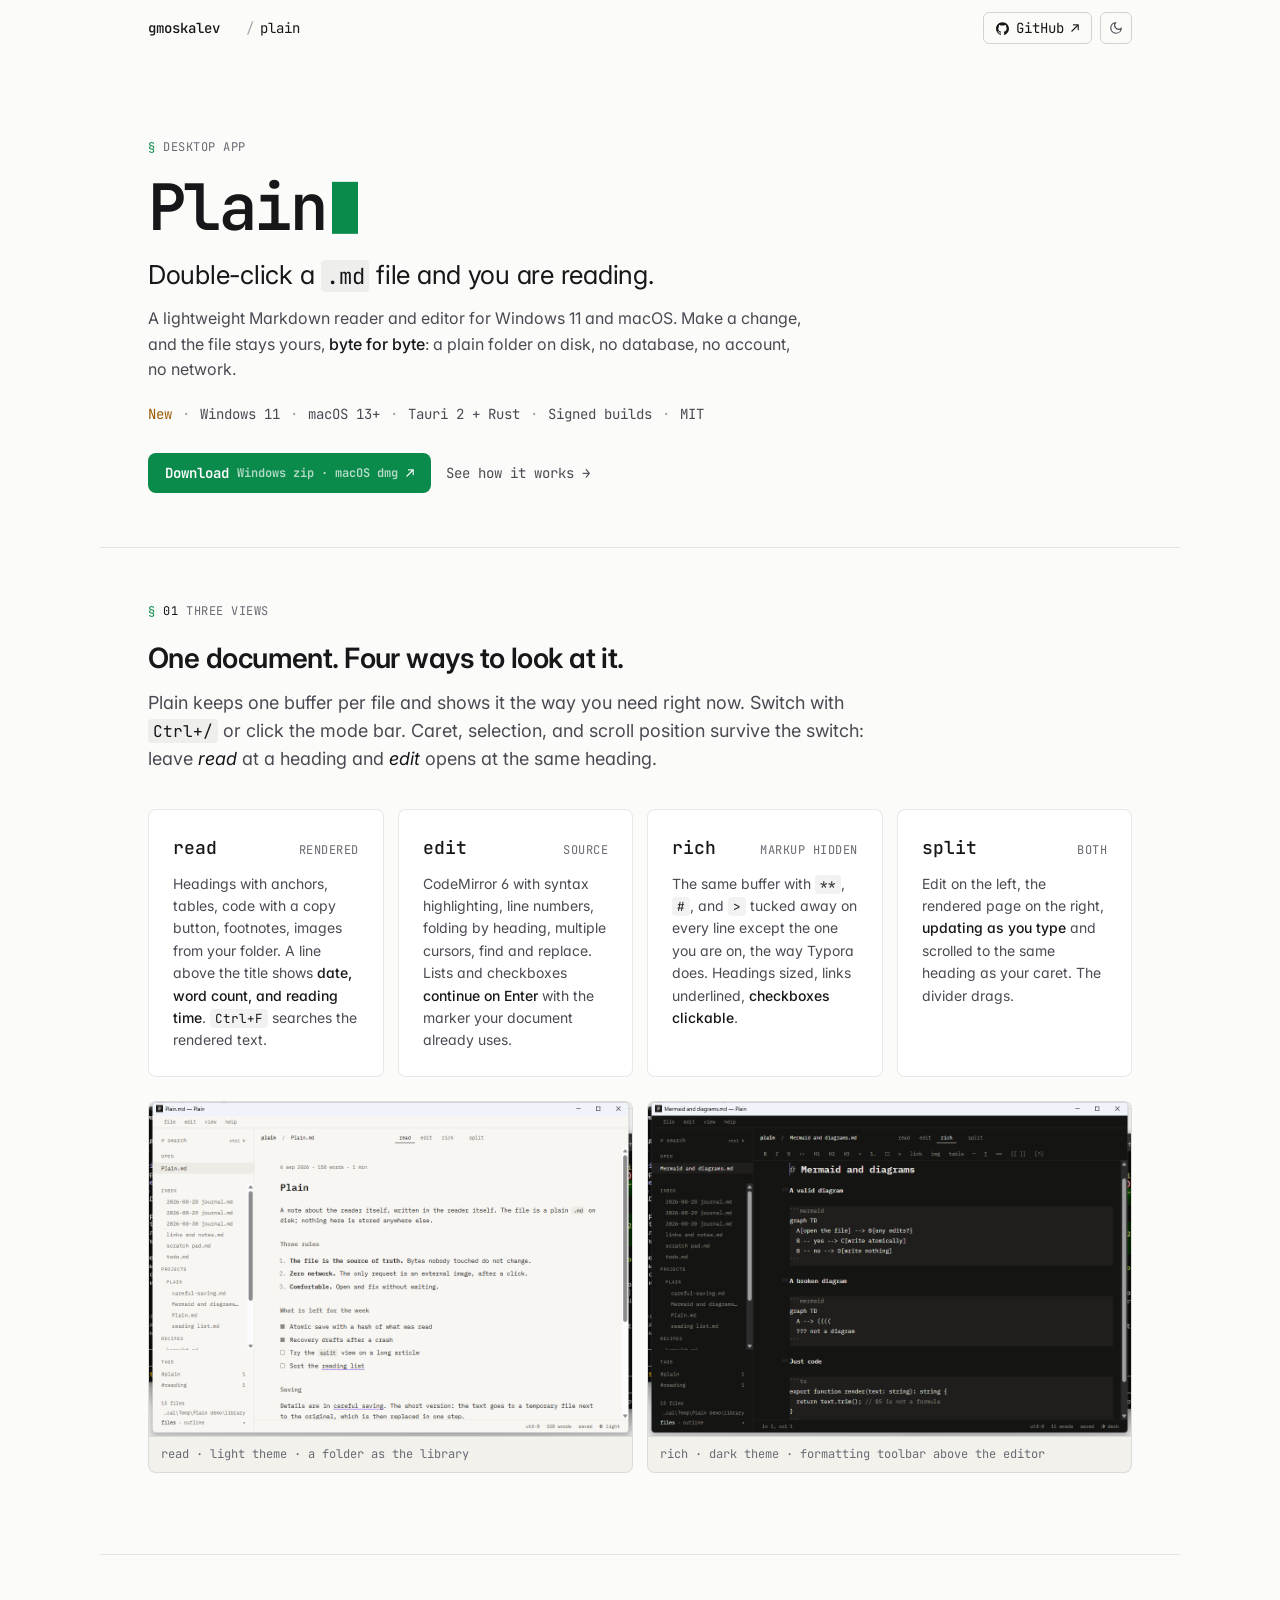
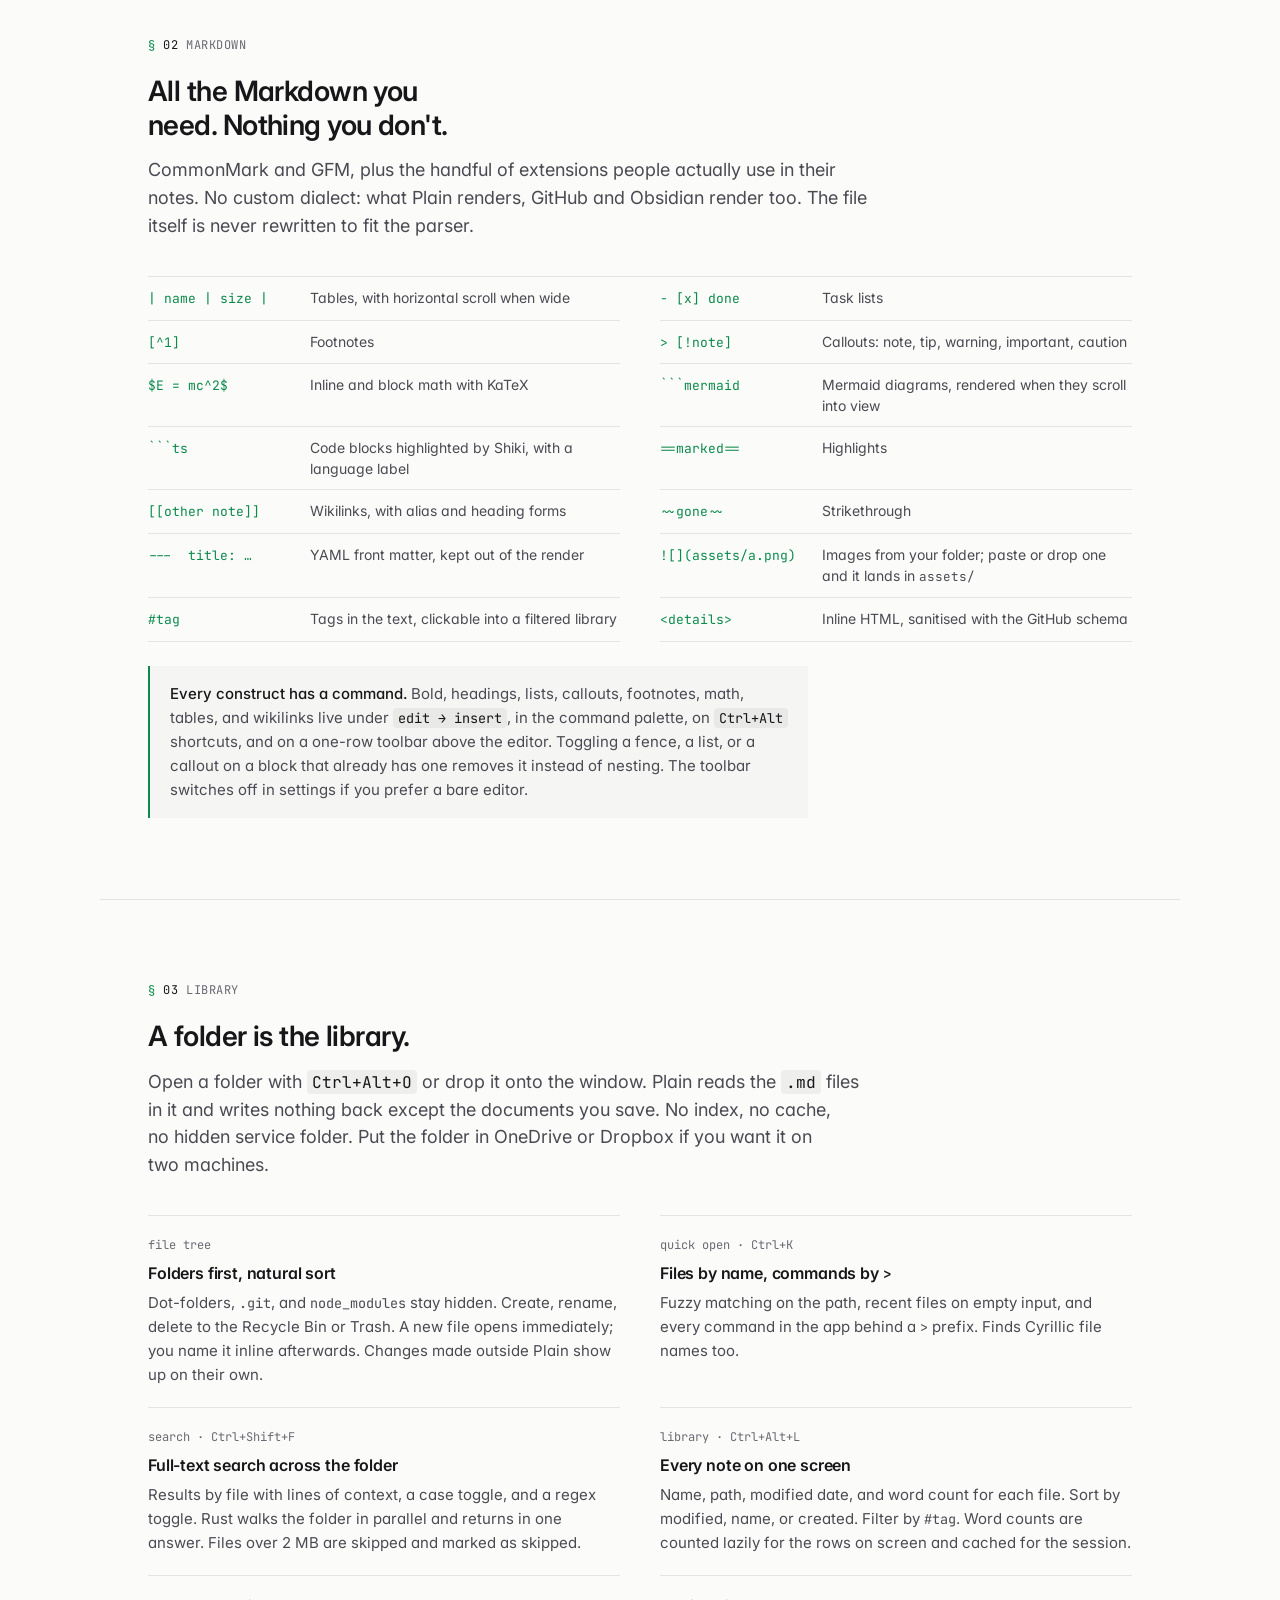
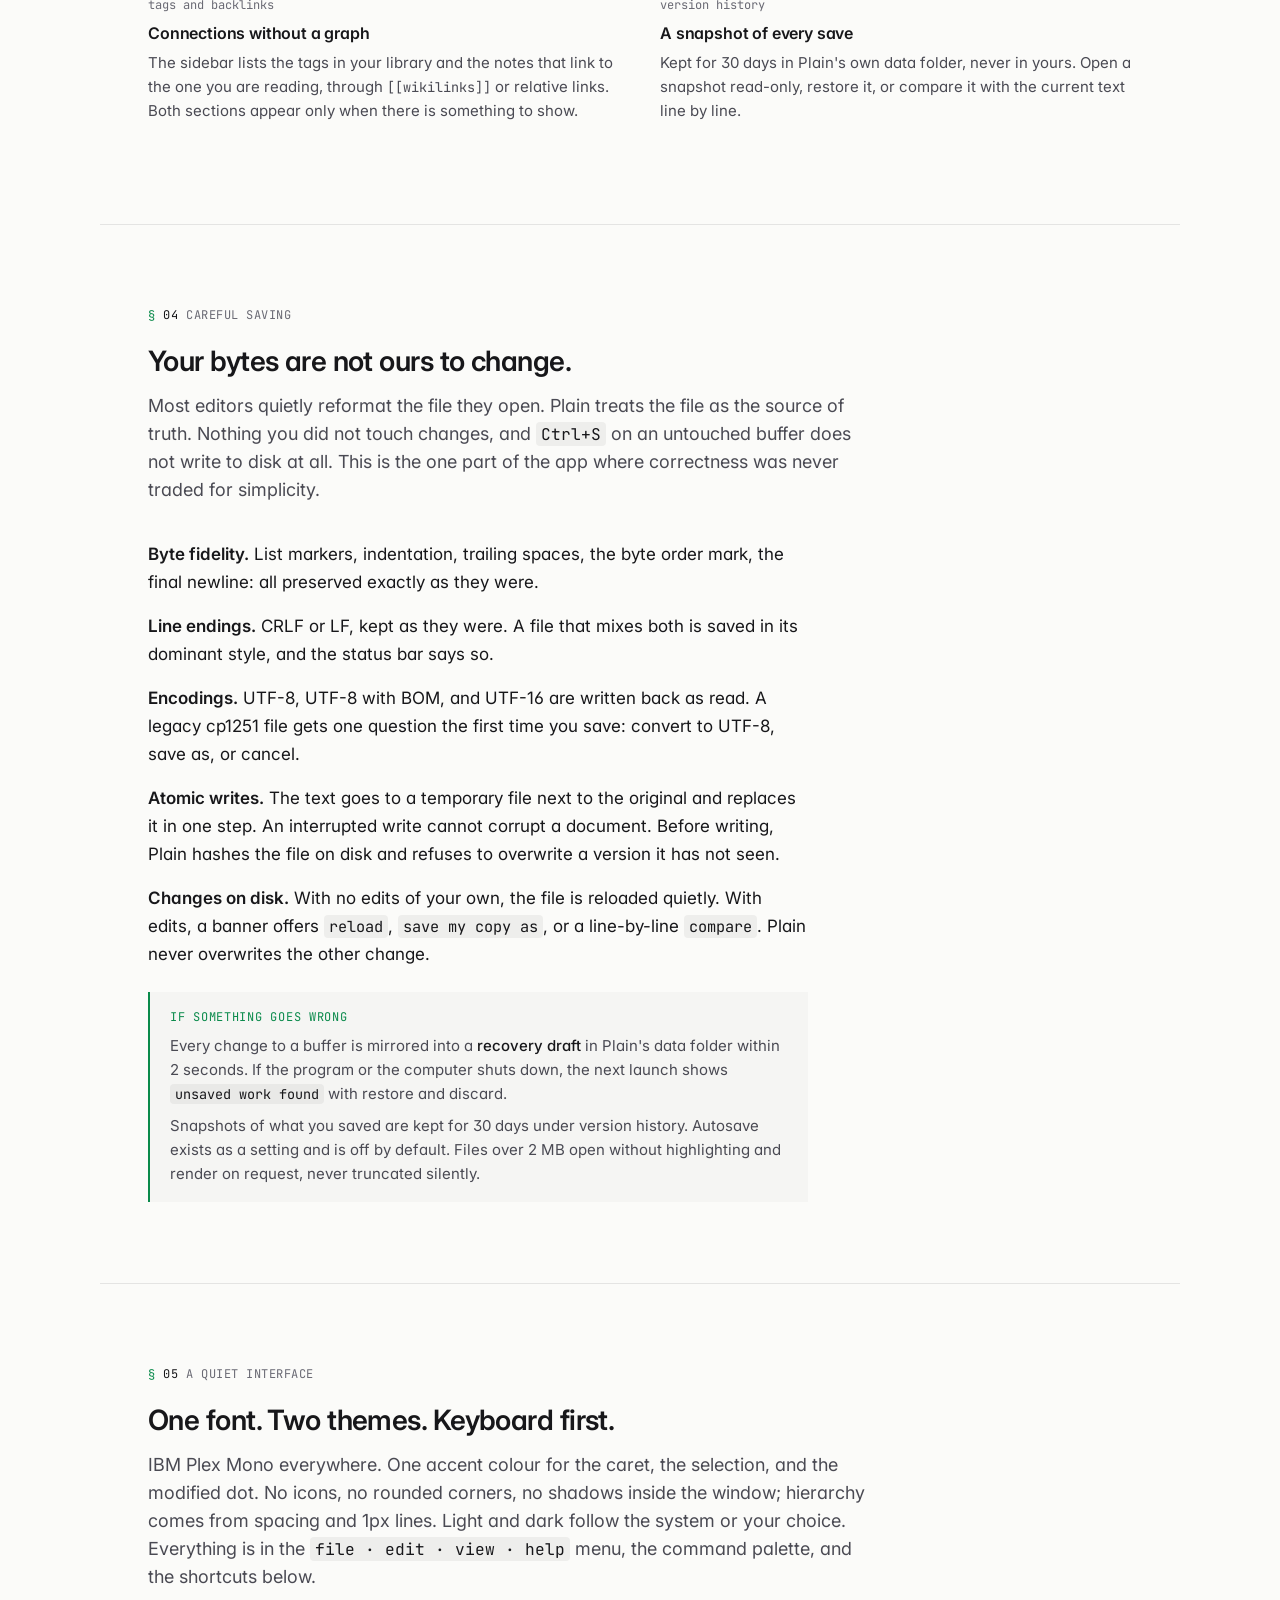
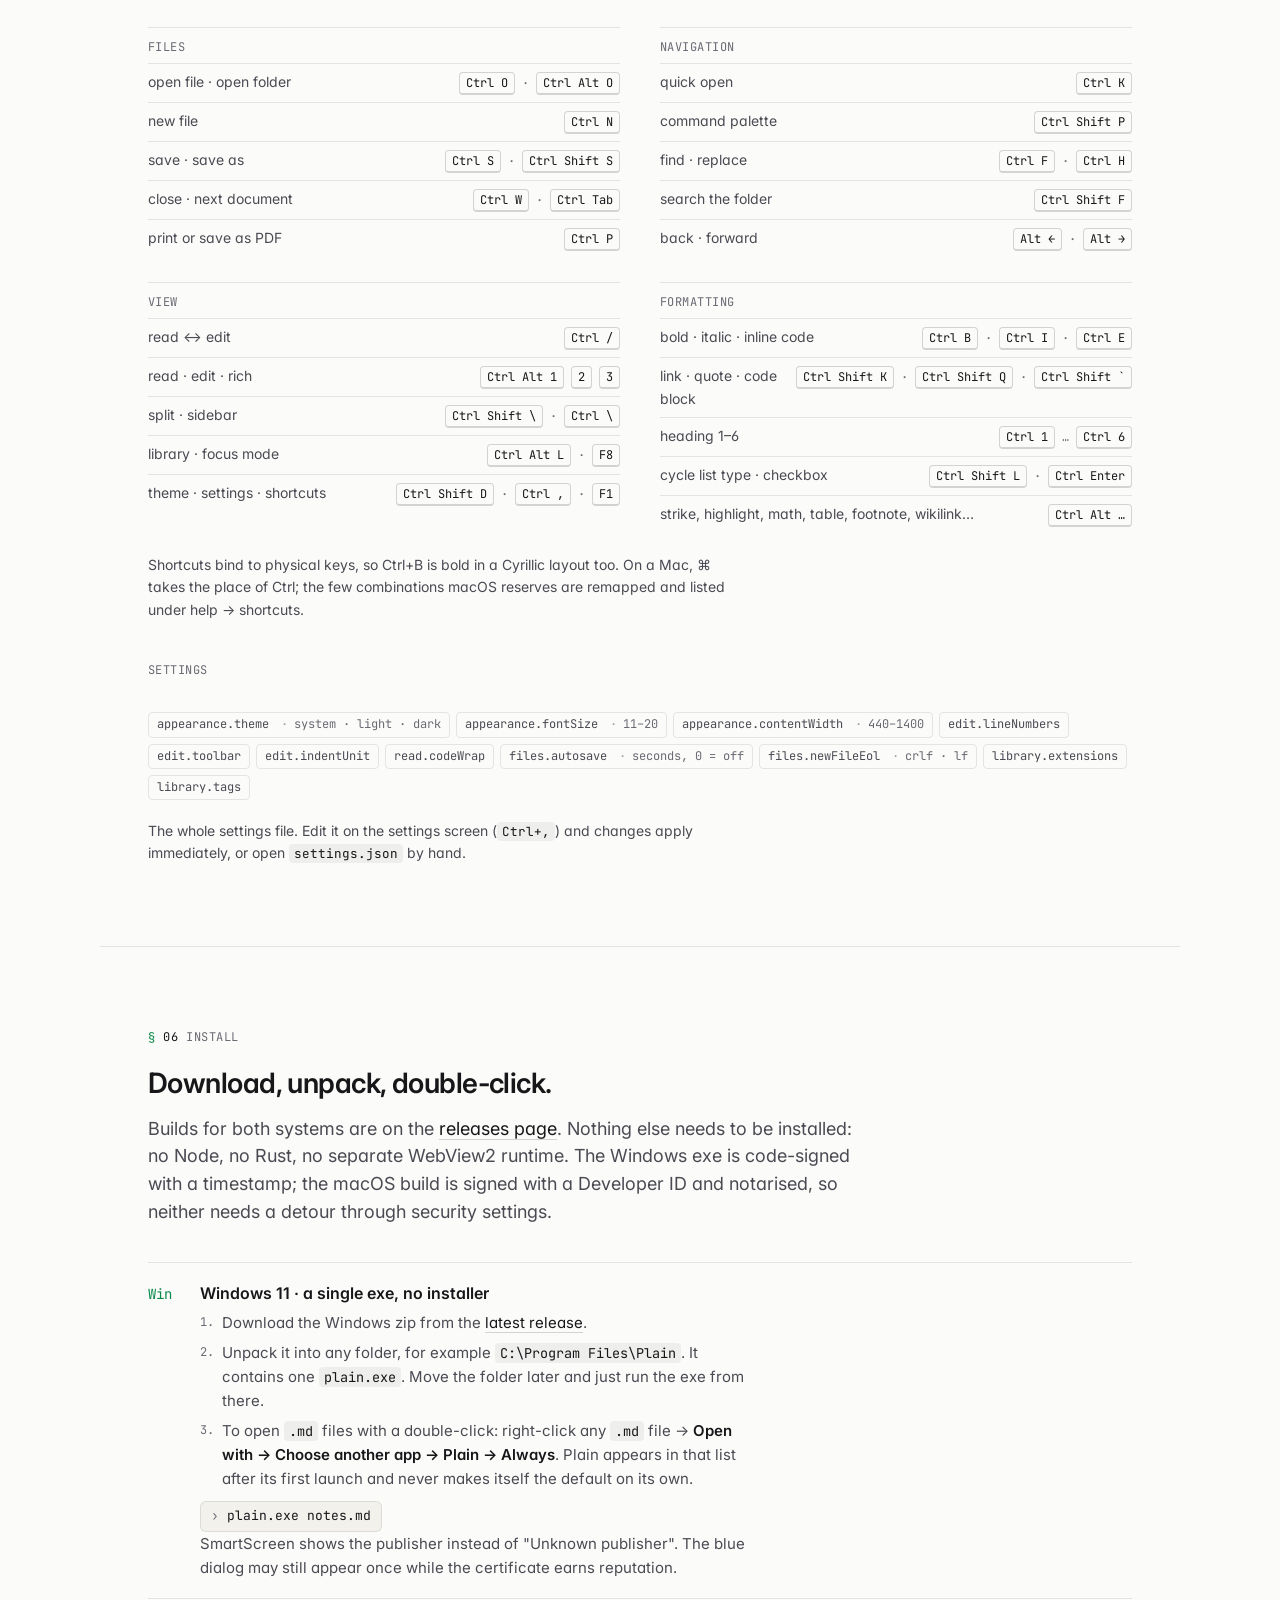
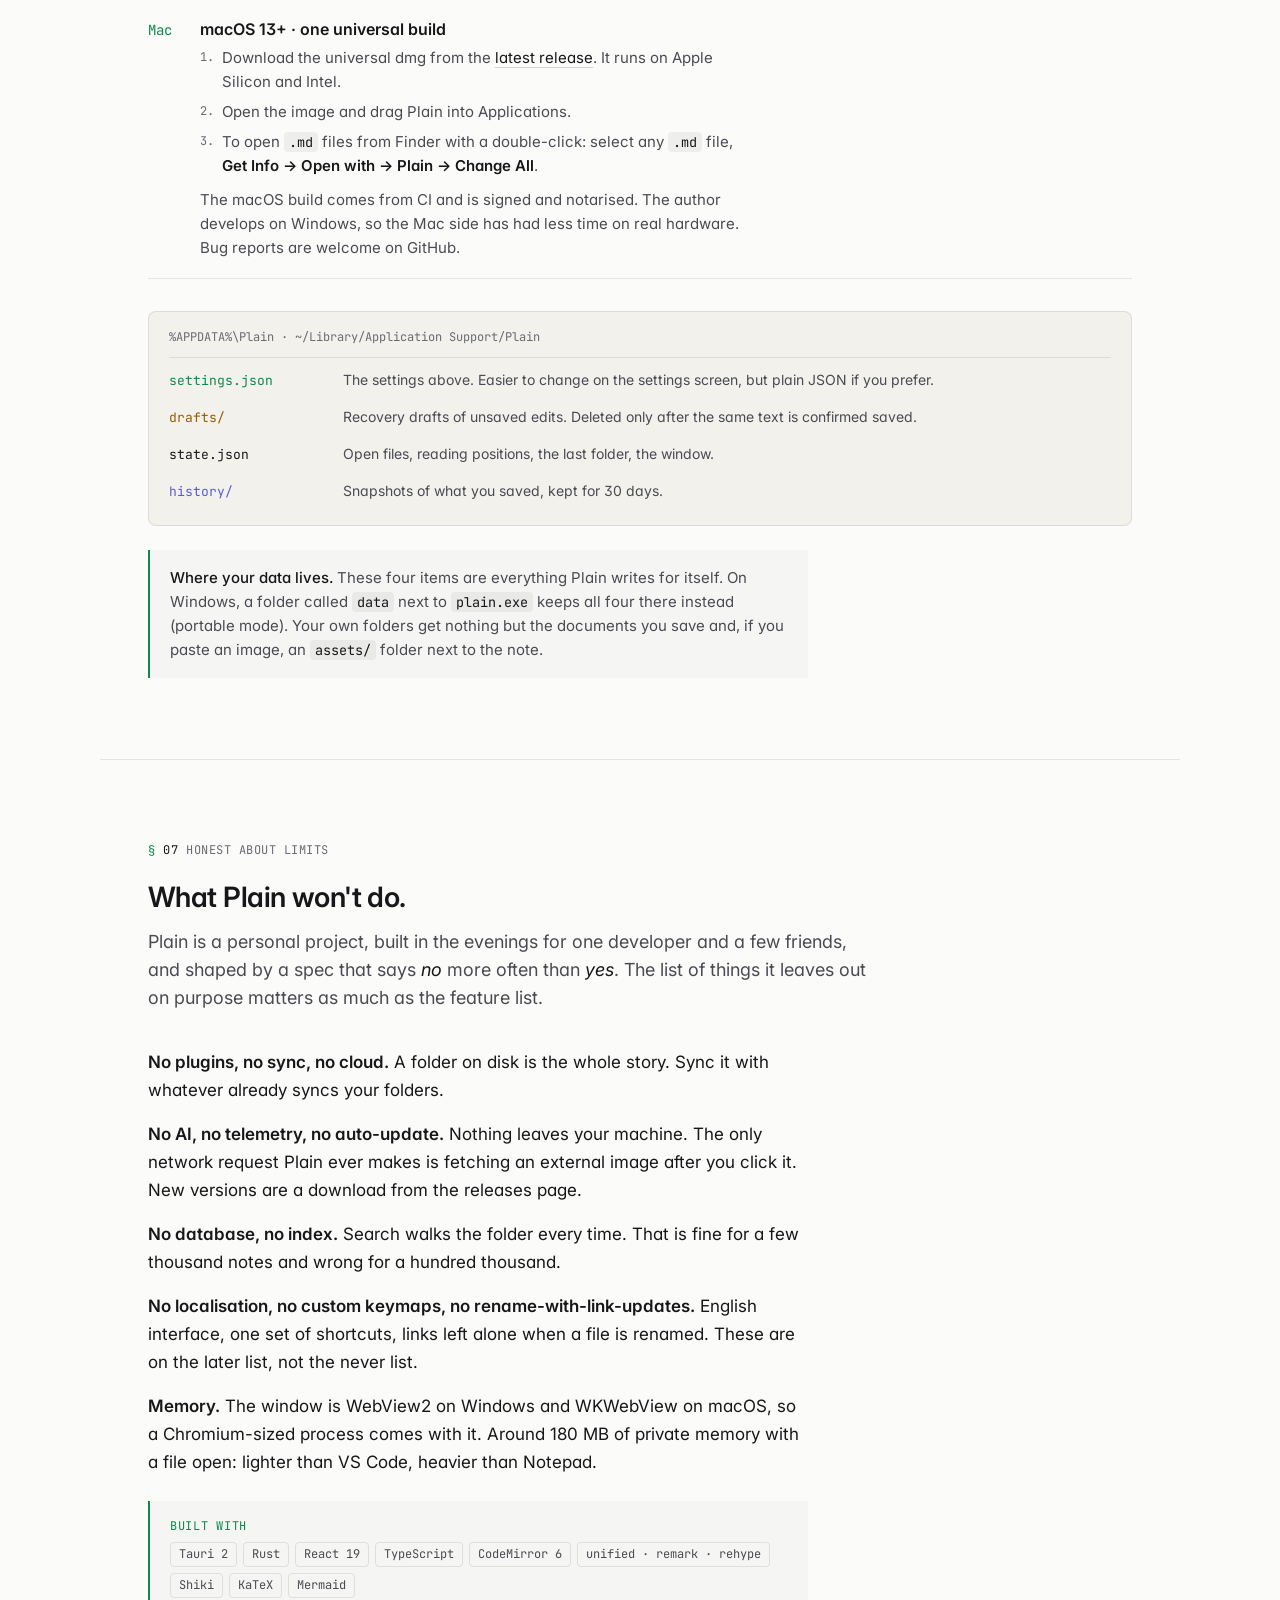
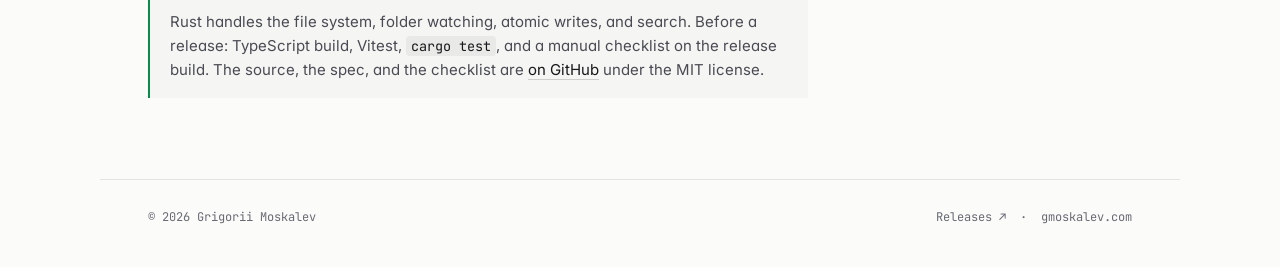
<file: plain.html>
<!DOCTYPE html>
<html lang="en">
<head>
  <meta charset="UTF-8" />
  <meta name="viewport" content="width=device-width, initial-scale=1.0" />
  <title>Plain — A lightweight Markdown reader and editor for Windows and macOS.</title>
  <meta name="description" content="Plain is a lightweight Markdown reader and editor for Windows 11 and macOS. Double-click a .md file and you are reading. Three views of one document, a folder as the library with full-text search, and saving that keeps the file yours byte for byte: line endings, encoding, BOM, atomic writes, recovery drafts. No database, no account, no network." />

  <link rel="canonical" href="https://gmoskalev.com/plain" />

  <meta property="og:type" content="website" />
  <meta property="og:title" content="Plain — A lightweight Markdown reader and editor for Windows and macOS." />
  <meta property="og:description" content="Double-click a .md file and you are reading. Make a change, and the file stays yours, byte for byte. Your library is a plain folder on disk: no database, no account, no network." />
  <meta property="og:url" content="https://gmoskalev.com/plain" />
  <meta property="og:site_name" content="gmoskalev.com" />
  <meta property="og:image" content="https://gmoskalev.com/images/plain-read-light.png" />
  <meta name="twitter:card" content="summary_large_image" />
  <meta name="twitter:title" content="Plain — Markdown reader and editor" />
  <meta name="twitter:description" content="Double-click a .md file and you are reading. The file stays yours, byte for byte. No database, no account, no network." />
  <meta name="twitter:image" content="https://gmoskalev.com/images/plain-read-light.png" />

  <script type="application/ld+json">
  {
    "@context": "https://schema.org",
    "@graph": [
      {
        "@type": "SoftwareApplication",
        "@id": "https://gmoskalev.com/plain#software",
        "name": "Plain",
        "url": "https://gmoskalev.com/plain",
        "datePublished": "2026-09-05",
        "applicationCategory": "UtilitiesApplication",
        "applicationSubCategory": "Markdown editor",
        "operatingSystem": "Windows 11, macOS 13+",
        "description": "Plain is a lightweight Markdown reader and editor for Windows 11 and macOS. Double-click a .md file and you are reading. Three views of one document (rendered, source, and source with the markup hidden), a folder as the library with a file tree, quick open and full-text search, and saving that preserves the file byte for byte: line endings, encoding, BOM, atomic writes, recovery drafts, version history. No database, no account, no network.",
        "installUrl": "https://github.com/gregmos/plain/releases",
        "codeRepository": "https://github.com/gregmos/plain",
        "screenshot": [
          "https://gmoskalev.com/images/plain-read-light.png",
          "https://gmoskalev.com/images/plain-rich-dark.png"
        ],
        "license": "https://opensource.org/licenses/MIT",
        "programmingLanguage": ["TypeScript", "Rust"],
        "offers": { "@type": "Offer", "price": "0", "priceCurrency": "USD" },
        "author": { "@id": "https://gmoskalev.com/#person" },
        "creator": { "@id": "https://gmoskalev.com/#person" },
        "featureList": [
          "Three views of one document: read, edit, rich (source with hidden markup), plus split",
          "CommonMark and GFM: tables, task lists, footnotes, callouts, KaTeX math, Mermaid diagrams, Shiki code highlighting, highlights, wikilinks, front matter",
          "A folder as the library: file tree, quick open, full-text search, tags, backlinks, library screen",
          "Byte-for-byte saving: markers, indentation, trailing spaces, BOM and final newline preserved; CRLF and LF kept; UTF-8, UTF-8 BOM and UTF-16 written back as read",
          "Atomic writes with a hash check against the file on disk; never overwrites an external change",
          "Recovery drafts after a crash, version history for 30 days, optional autosave",
          "Formatting toolbar and a full command set on Ctrl+Alt shortcuts",
          "One monospace font, light and dark themes, no icons",
          "Signed Windows exe; signed and notarised macOS build",
          "Zero network: the only request is an external image after a click"
        ]
      },
      {
        "@type": "Person",
        "@id": "https://gmoskalev.com/#person",
        "name": "Grigorii Moskalev",
        "url": "https://gmoskalev.com/",
        "jobTitle": "Legal Counsel",
        "sameAs": [
          "https://www.linkedin.com/in/grigorii-moskalev",
          "https://github.com/gregmos",
          "https://t.me/gregms"
        ]
      },
      {
        "@type": "WebPage",
        "@id": "https://gmoskalev.com/plain#webpage",
        "url": "https://gmoskalev.com/plain",
        "name": "Plain — A lightweight Markdown reader and editor for Windows and macOS.",
        "about": { "@id": "https://gmoskalev.com/plain#software" },
        "inLanguage": "en"
      }
    ]
  }
  </script>

  <link rel="icon" type="image/svg+xml" href="/favicon-plain.svg" />
  <link rel="alternate icon" href="/favicon.svg" />

  <link rel="preconnect" href="https://fonts.googleapis.com" />
  <link rel="preconnect" href="https://fonts.gstatic.com" crossorigin />
  <link href="https://fonts.googleapis.com/css2?family=Inter:wght@300;400;500;600;700&family=JetBrains+Mono:wght@400;500;600&display=swap" rel="stylesheet" />

  <!-- Light by default. Apply a saved dark preference before first paint. -->
  <script>
    (function () {
      try {
        if (localStorage.getItem('theme') === 'dark') {
          document.documentElement.setAttribute('data-theme', 'dark');
        }
      } catch (e) { /* storage blocked: stay light */ }
    })();
  </script>


  <link rel="preconnect" href="https://fonts.googleapis.com" />
  <link rel="preconnect" href="https://fonts.gstatic.com" crossorigin />
  <link href="https://fonts.googleapis.com/css2?family=Inter:wght@400;500;600&family=JetBrains+Mono:wght@400;500;600&display=swap" rel="stylesheet" />
  <link rel="stylesheet" href="/assets/site.css?v=20260908" />

  <style>
    /* Page-specific components for /plain. Everything else comes from site.css. */

    /* Four view cards */
    .view__head { display: flex; align-items: baseline; justify-content: space-between; gap: 10px; margin-bottom: 10px; }
    .view__name { font-family: var(--font-mono); font-size: var(--fs-md); font-weight: 500; color: var(--fg); }
    .view__tag { font-family: var(--font-mono); font-size: var(--fs-xs); color: var(--fg-dimmer); text-transform: uppercase; letter-spacing: 0.04em; }
    .view__desc { font-size: var(--fs-sm); line-height: 1.6; color: var(--fg-dim); }
    .view__desc strong { font-weight: 500; }

    /* Screenshots */
    .shots { margin-top: 24px; }
    .shots figure { border: 1px solid var(--hair); border-radius: var(--radius); overflow: hidden; background: var(--bg-deep); }
    .shots img { width: 100%; height: auto; display: block; }
    .shots figcaption { font-family: var(--font-mono); font-size: var(--fs-xs); color: var(--fg-dimmer); padding: 8px 12px; border-top: 1px solid var(--hair); }

    /* Markdown syntax list */
    .syntax { display: grid; grid-template-columns: repeat(2, minmax(0, 1fr)); gap: 0 40px; border-top: 1px solid var(--hair); }
    .syntax__item { display: grid; grid-template-columns: 150px 1fr; gap: 12px; align-items: baseline; padding: 10px 0; border-bottom: 1px solid var(--hair); }
    .syntax__sample { font-family: var(--font-mono); font-size: 13px; color: var(--accent); white-space: nowrap; overflow: hidden; text-overflow: ellipsis; }
    .syntax__label { font-size: var(--fs-sm); line-height: 1.5; color: var(--fg-dim); }
    @media (max-width: 760px) { .syntax { grid-template-columns: 1fr; } }
    @media (max-width: 420px) { .syntax__item { grid-template-columns: 120px 1fr; } }

    /* Shortcut table */
    .keys { display: grid; grid-template-columns: repeat(2, minmax(0, 1fr)); gap: 24px 40px; }
    .keys__group { border-top: 1px solid var(--hair); }
    .keys__head { font-family: var(--font-mono); font-size: var(--fs-xs); letter-spacing: 0.04em; text-transform: uppercase; color: var(--fg-dimmer); padding: 10px 0 6px; }
    .keys__row { display: flex; justify-content: space-between; align-items: baseline; gap: 16px; padding: 7px 0; border-top: 1px solid var(--hair); font-size: var(--fs-sm); }
    .keys__what { color: var(--fg-dim); }
    .keys__chord { font-family: var(--font-mono); font-size: var(--fs-xs); color: var(--fg-dimmer); white-space: nowrap; text-align: right; }
    .keys__note { font-size: var(--fs-sm); line-height: 1.6; color: var(--fg-dim); max-width: var(--measure); margin-top: 20px; }
    @media (max-width: 720px) { .keys { grid-template-columns: 1fr; } }
    @media (max-width: 480px) { .keys__row { flex-direction: column; gap: 2px; } .keys__chord { text-align: left; white-space: normal; } }

    /* Settings keys */
    .settings { margin-top: 32px; }
    .settings .tag span { color: var(--fg-dimmer); }
    .settings .tag span::before { content: "·"; padding: 0 6px; color: var(--fg-faint); }

    /* Data folder listing */
    .bundle { margin-top: 32px; border: 1px solid var(--hair); border-radius: var(--radius); background: var(--bg-deep); padding: 16px 20px; font-family: var(--font-mono); }
    .bundle__root { display: block; font-size: var(--fs-xs); color: var(--fg-dimmer); padding-bottom: 10px; margin-bottom: 4px; border-bottom: 1px solid var(--hair); }
    .bundle__row { display: grid; grid-template-columns: 160px 1fr; gap: 14px; padding: 7px 0; align-items: baseline; }
    .bundle__name { font-size: 13px; color: var(--fg); }
    .bundle__name--accent { color: var(--accent); }
    .bundle__name--warn { color: var(--warn); }
    .bundle__name--remote { color: var(--remote); }
    .bundle__desc { font-family: var(--font-sans); font-size: var(--fs-sm); line-height: 1.5; color: var(--fg-dim); }
    @media (max-width: 520px) { .bundle__row { grid-template-columns: 1fr; gap: 2px; } }

    /* Install: ordered lists inside step bodies */
    .step__desc ol { counter-reset: n; margin: 0; }
    .step__desc ol li { position: relative; padding-left: 22px; counter-increment: n; }
    .step__desc ol li::before { content: counter(n) "."; position: absolute; left: 0; font-family: var(--font-mono); font-size: var(--fs-xs); color: var(--fg-dimmer); top: 0.2em; }
    .step__desc ol li + li { margin-top: 6px; }
    .step__desc a { color: var(--fg); border-bottom: 1px solid var(--hair-2); }
    .step__desc a:hover { color: var(--accent); border-bottom-color: var(--accent); }
    .step__desc + .step__desc { margin-top: 10px; }

    /* Prose lead-ins on the saving/limits sections */
    .prose p em.lead { font-style: normal; font-weight: 600; color: var(--fg); }
    .prose .section__lede a, .section__lede a { color: var(--fg); border-bottom: 1px solid var(--hair-2); }
    .section__lede a:hover { color: var(--accent); border-bottom-color: var(--accent); }
    .stack { margin-bottom: 12px; }
    .meta .warn { color: var(--warn); }
  </style>
</head>
<body>
  <aside class="toc" aria-label="Table of contents">
    <a href="#views" class="toc__item" data-spy="views"><span class="toc__num">01</span>Three views</a>
    <a href="#markdown" class="toc__item" data-spy="markdown"><span class="toc__num">02</span>Markdown</a>
    <a href="#library" class="toc__item" data-spy="library"><span class="toc__num">03</span>Library</a>
    <a href="#files" class="toc__item" data-spy="files"><span class="toc__num">04</span>Careful saving</a>
    <a href="#interface" class="toc__item" data-spy="interface"><span class="toc__num">05</span>Interface</a>
    <a href="#install" class="toc__item" data-spy="install"><span class="toc__num">06</span>Install</a>
    <a href="#limits" class="toc__item" data-spy="limits"><span class="toc__num">07</span>Limits</a>
  </aside>

  <nav class="nav" id="nav">
    <div class="nav__inner">
      <a href="/" class="nav__brand">gmoskalev</a>
      <div class="nav__crumb"><span class="nav__crumb-sep">/</span><span class="accent">plain</span></div>
      <div class="nav__right">
        <a href="https://github.com/gregmos/plain" class="nav__gh" target="_blank" rel="noopener">
          <svg viewBox="0 0 24 24" fill="currentColor" aria-hidden="true"><path d="M12 .5C5.37.5 0 5.87 0 12.5c0 5.3 3.44 9.79 8.21 11.38.6.11.82-.26.82-.58 0-.29-.01-1.04-.02-2.05-3.34.73-4.04-1.61-4.04-1.61-.55-1.39-1.34-1.76-1.34-1.76-1.09-.75.08-.73.08-.73 1.21.09 1.85 1.24 1.85 1.24 1.07 1.84 2.81 1.31 3.5 1 .11-.78.42-1.31.76-1.61-2.67-.3-5.47-1.33-5.47-5.93 0-1.31.47-2.38 1.23-3.22-.12-.3-.54-1.52.12-3.17 0 0 1.01-.32 3.3 1.23.96-.27 1.98-.4 3-.4s2.04.13 3 .4c2.29-1.55 3.3-1.23 3.3-1.23.66 1.65.24 2.87.12 3.17.77.84 1.23 1.91 1.23 3.22 0 4.61-2.81 5.63-5.48 5.92.43.37.81 1.1.81 2.22 0 1.61-.01 2.91-.01 3.3 0 .32.22.7.83.58C20.56 22.29 24 17.79 24 12.5 24 5.87 18.63.5 12 .5z"/></svg>
          <span>GitHub</span>
          <span aria-hidden="true">↗</span>
        </a>
        <button class="theme-toggle" type="button" id="themeToggle" aria-label="Switch theme" title="Switch theme">
          <svg class="theme-toggle__icon theme-toggle__icon--sun" width="14" height="14" viewBox="0 0 24 24" fill="none" stroke="currentColor" stroke-width="2" stroke-linecap="round" aria-hidden="true">
            <circle cx="12" cy="12" r="4"/>
            <path d="M12 2v2M12 20v2M2 12h2M20 12h2M4.93 4.93l1.41 1.41M17.66 17.66l1.41 1.41M4.93 19.07l1.41-1.41M17.66 6.34l1.41-1.41"/>
          </svg>
          <svg class="theme-toggle__icon theme-toggle__icon--moon" width="14" height="14" viewBox="0 0 24 24" fill="none" stroke="currentColor" stroke-width="2" stroke-linecap="round" aria-hidden="true">
            <path d="M21 12.79A9 9 0 1 1 11.21 3 7 7 0 0 0 21 12.79z"/>
          </svg>
        </button>
      </div>
    </div>
  </nav>

  <main>
    <header class="subhero">
      <div class="section-label subhero__kicker">
        <span class="section-label__sigil">§</span>
        <span class="section-label__title">Desktop app</span>
      </div>
      <h1 class="subhero__title">Plain<span class="caret" aria-hidden="true"></span></h1>
      <p class="subhero__tagline">Double-click a <code>.md</code> file and you are reading.</p>
      <p class="subhero__lede">A lightweight Markdown reader and editor for Windows 11 and macOS. Make a change, and the file stays yours, <strong>byte for byte</strong>: a plain folder on disk, no database, no account, no network.</p>
      <p class="meta subhero__meta">
        <span class="warn">New</span>
        <span>Windows 11</span>
        <span>macOS 13+</span>
        <span>Tauri 2 + Rust</span>
        <span>Signed builds</span>
        <span>MIT</span>
      </p>
      <div class="btn-row">
        <a href="https://github.com/gregmos/plain/releases/latest" class="btn btn--primary" target="_blank" rel="noopener">
          <span>Download</span>
          <span class="btn__hint">Windows zip · macOS dmg</span>
          <span aria-hidden="true">↗</span>
        </a>
        <a href="#views" class="btn btn--link">See how it works <span aria-hidden="true">→</span></a>
      </div>
    </header>

    <section id="views" class="section">
      <div class="section-label">
        <span class="section-label__sigil">§</span>
        <span class="section-label__num">01</span>
        <span class="section-label__title">Three views</span>
      </div>
      <h2 class="section__h">One document. Four ways to look at it.</h2>
      <p class="section__lede">Plain keeps one buffer per file and shows it the way you need right now. Switch with <code>Ctrl+/</code> or click the mode bar. Caret, selection, and scroll position survive the switch: leave <em>read</em> at a heading and <em>edit</em> opens at the same heading.</p>

      <div class="grid grid--4">
        <div class="card">
          <div class="view__head"><span class="view__name">read</span><span class="view__tag">rendered</span></div>
          <p class="view__desc">Headings with anchors, tables, code with a copy button, footnotes, images from your folder. A line above the title shows <strong>date, word count, and reading time</strong>. <code>Ctrl+F</code> searches the rendered text.</p>
        </div>
        <div class="card">
          <div class="view__head"><span class="view__name">edit</span><span class="view__tag">source</span></div>
          <p class="view__desc">CodeMirror 6 with syntax highlighting, line numbers, folding by heading, multiple cursors, find and replace. Lists and checkboxes <strong>continue on Enter</strong> with the marker your document already uses.</p>
        </div>
        <div class="card">
          <div class="view__head"><span class="view__name">rich</span><span class="view__tag">markup hidden</span></div>
          <p class="view__desc">The same buffer with <code>**</code>, <code>#</code>, and <code>&gt;</code> tucked away on every line except the one you are on, the way Typora does. Headings sized, links underlined, <strong>checkboxes clickable</strong>.</p>
        </div>
        <div class="card">
          <div class="view__head"><span class="view__name">split</span><span class="view__tag">both</span></div>
          <p class="view__desc">Edit on the left, the rendered page on the right, <strong>updating as you type</strong> and scrolled to the same heading as your caret. The divider drags.</p>
        </div>
      </div>

      <div class="grid grid--2 shots">
        <figure>
          <img src="/images/plain-read-light.png" width="1100" height="760" alt="Plain in read view, light theme: a file tree on the left with inbox, projects and recipes folders, a rendered note titled Plain on the right with a task list and a Saving section." loading="lazy" decoding="async" />
          <figcaption>read · light theme · a folder as the library</figcaption>
        </figure>
        <figure>
          <img src="/images/plain-rich-dark.png" width="1100" height="760" alt="Plain in rich view, dark theme: the formatting toolbar above the editor, a note with two Mermaid code fences and a TypeScript block, markup dimmed in the left margin." loading="lazy" decoding="async" />
          <figcaption>rich · dark theme · formatting toolbar above the editor</figcaption>
        </figure>
      </div>
    </section>

    <section id="markdown" class="section">
      <div class="section-label">
        <span class="section-label__sigil">§</span>
        <span class="section-label__num">02</span>
        <span class="section-label__title">Markdown</span>
      </div>
      <h2 class="section__h">All the Markdown you need. Nothing you don't.</h2>
      <p class="section__lede">CommonMark and GFM, plus the handful of extensions people actually use in their notes. No custom dialect: what Plain renders, GitHub and Obsidian render too. The file itself is never rewritten to fit the parser.</p>

      <div class="syntax">
        <div class="syntax__item"><span class="syntax__sample">| name | size |</span><span class="syntax__label">Tables, with horizontal scroll when wide</span></div>
        <div class="syntax__item"><span class="syntax__sample">- [x] done</span><span class="syntax__label">Task lists</span></div>
        <div class="syntax__item"><span class="syntax__sample">[^1]</span><span class="syntax__label">Footnotes</span></div>
        <div class="syntax__item"><span class="syntax__sample">&gt; [!note]</span><span class="syntax__label">Callouts: note, tip, warning, important, caution</span></div>
        <div class="syntax__item"><span class="syntax__sample">$E = mc^2$</span><span class="syntax__label">Inline and block math with KaTeX</span></div>
        <div class="syntax__item"><span class="syntax__sample">```mermaid</span><span class="syntax__label">Mermaid diagrams, rendered when they scroll into view</span></div>
        <div class="syntax__item"><span class="syntax__sample">```ts</span><span class="syntax__label">Code blocks highlighted by Shiki, with a language label</span></div>
        <div class="syntax__item"><span class="syntax__sample">==marked==</span><span class="syntax__label">Highlights</span></div>
        <div class="syntax__item"><span class="syntax__sample">[[other note]]</span><span class="syntax__label">Wikilinks, with alias and heading forms</span></div>
        <div class="syntax__item"><span class="syntax__sample">~~gone~~</span><span class="syntax__label">Strikethrough</span></div>
        <div class="syntax__item"><span class="syntax__sample">---&nbsp; title: …</span><span class="syntax__label">YAML front matter, kept out of the render</span></div>
        <div class="syntax__item"><span class="syntax__sample">![](assets/a.png)</span><span class="syntax__label">Images from your folder; paste or drop one and it lands in <code>assets/</code></span></div>
        <div class="syntax__item"><span class="syntax__sample">#tag</span><span class="syntax__label">Tags in the text, clickable into a filtered library</span></div>
        <div class="syntax__item"><span class="syntax__sample">&lt;details&gt;</span><span class="syntax__label">Inline HTML, sanitised with the GitHub schema</span></div>
      </div>

      <div class="callout">
        <p><strong>Every construct has a command.</strong> Bold, headings, lists, callouts, footnotes, math, tables, and wikilinks live under <code>edit → insert</code>, in the command palette, on <code>Ctrl+Alt</code> shortcuts, and on a one-row toolbar above the editor. Toggling a fence, a list, or a callout on a block that already has one removes it instead of nesting. The toolbar switches off in settings if you prefer a bare editor.</p>
      </div>
    </section>

    <section id="library" class="section">
      <div class="section-label">
        <span class="section-label__sigil">§</span>
        <span class="section-label__num">03</span>
        <span class="section-label__title">Library</span>
      </div>
      <h2 class="section__h">A folder is the library.</h2>
      <p class="section__lede">Open a folder with <code>Ctrl+Alt+O</code> or drop it onto the window. Plain reads the <code>.md</code> files in it and writes nothing back except the documents you save. No index, no cache, no hidden service folder. Put the folder in OneDrive or Dropbox if you want it on two machines.</p>

      <div class="features">
        <div class="feature">
          <div class="feature__num">file tree</div>
          <div class="feature__title">Folders first, natural sort</div>
          <div class="feature__desc">Dot-folders, <code>.git</code>, and <code>node_modules</code> stay hidden. Create, rename, delete to the Recycle Bin or Trash. A new file opens immediately; you name it inline afterwards. Changes made outside Plain show up on their own.</div>
        </div>
        <div class="feature">
          <div class="feature__num">quick open · Ctrl+K</div>
          <div class="feature__title">Files by name, commands by <code>&gt;</code></div>
          <div class="feature__desc">Fuzzy matching on the path, recent files on empty input, and every command in the app behind a <code>&gt;</code> prefix. Finds Cyrillic file names too.</div>
        </div>
        <div class="feature">
          <div class="feature__num">search · Ctrl+Shift+F</div>
          <div class="feature__title">Full-text search across the folder</div>
          <div class="feature__desc">Results by file with lines of context, a case toggle, and a regex toggle. Rust walks the folder in parallel and returns in one answer. Files over 2 MB are skipped and marked as skipped.</div>
        </div>
        <div class="feature">
          <div class="feature__num">library · Ctrl+Alt+L</div>
          <div class="feature__title">Every note on one screen</div>
          <div class="feature__desc">Name, path, modified date, and word count for each file. Sort by modified, name, or created. Filter by <code>#tag</code>. Word counts are counted lazily for the rows on screen and cached for the session.</div>
        </div>
        <div class="feature">
          <div class="feature__num">tags and backlinks</div>
          <div class="feature__title">Connections without a graph</div>
          <div class="feature__desc">The sidebar lists the tags in your library and the notes that link to the one you are reading, through <code>[[wikilinks]]</code> or relative links. Both sections appear only when there is something to show.</div>
        </div>
        <div class="feature">
          <div class="feature__num">version history</div>
          <div class="feature__title">A snapshot of every save</div>
          <div class="feature__desc">Kept for 30 days in Plain's own data folder, never in yours. Open a snapshot read-only, restore it, or compare it with the current text line by line.</div>
        </div>
      </div>
    </section>

    <section id="files" class="section">
      <div class="section-label">
        <span class="section-label__sigil">§</span>
        <span class="section-label__num">04</span>
        <span class="section-label__title">Careful saving</span>
      </div>
      <h2 class="section__h">Your bytes are not ours to change.</h2>
      <p class="section__lede">Most editors quietly reformat the file they open. Plain treats the file as the source of truth. Nothing you did not touch changes, and <code>Ctrl+S</code> on an untouched buffer does not write to disk at all. This is the one part of the app where correctness was never traded for simplicity.</p>

      <div class="prose">
        <p><em class="lead">Byte fidelity.</em> List markers, indentation, trailing spaces, the byte order mark, the final newline: all preserved exactly as they were.</p>
        <p><em class="lead">Line endings.</em> CRLF or LF, kept as they were. A file that mixes both is saved in its dominant style, and the status bar says so.</p>
        <p><em class="lead">Encodings.</em> UTF-8, UTF-8 with BOM, and UTF-16 are written back as read. A legacy cp1251 file gets one question the first time you save: convert to UTF-8, save as, or cancel.</p>
        <p><em class="lead">Atomic writes.</em> The text goes to a temporary file next to the original and replaces it in one step. An interrupted write cannot corrupt a document. Before writing, Plain hashes the file on disk and refuses to overwrite a version it has not seen.</p>
        <p><em class="lead">Changes on disk.</em> With no edits of your own, the file is reloaded quietly. With edits, a banner offers <code>reload</code>, <code>save my copy as</code>, or a line-by-line <code>compare</code>. Plain never overwrites the other change.</p>
      </div>

      <div class="callout">
        <div class="callout__label">if something goes wrong</div>
        <p>Every change to a buffer is mirrored into a <strong>recovery draft</strong> in Plain's data folder within 2 seconds. If the program or the computer shuts down, the next launch shows <code>unsaved work found</code> with restore and discard.</p>
        <p>Snapshots of what you saved are kept for 30 days under version history. Autosave exists as a setting and is off by default. Files over 2 MB open without highlighting and render on request, never truncated silently.</p>
      </div>
    </section>

    <section id="interface" class="section">
      <div class="section-label">
        <span class="section-label__sigil">§</span>
        <span class="section-label__num">05</span>
        <span class="section-label__title">A quiet interface</span>
      </div>
      <h2 class="section__h">One font. Two themes. Keyboard first.</h2>
      <p class="section__lede">IBM Plex Mono everywhere. One accent colour for the caret, the selection, and the modified dot. No icons, no rounded corners, no shadows inside the window; hierarchy comes from spacing and 1px lines. Light and dark follow the system or your choice. Everything is in the <code>file · edit · view · help</code> menu, the command palette, and the shortcuts below.</p>

      <div class="keys">
        <div class="keys__group">
          <div class="keys__head">files</div>
          <div class="keys__row"><span class="keys__what">open file · open folder</span><span class="keys__chord"><kbd>Ctrl O</kbd> · <kbd>Ctrl Alt O</kbd></span></div>
          <div class="keys__row"><span class="keys__what">new file</span><span class="keys__chord"><kbd>Ctrl N</kbd></span></div>
          <div class="keys__row"><span class="keys__what">save · save as</span><span class="keys__chord"><kbd>Ctrl S</kbd> · <kbd>Ctrl Shift S</kbd></span></div>
          <div class="keys__row"><span class="keys__what">close · next document</span><span class="keys__chord"><kbd>Ctrl W</kbd> · <kbd>Ctrl Tab</kbd></span></div>
          <div class="keys__row"><span class="keys__what">print or save as PDF</span><span class="keys__chord"><kbd>Ctrl P</kbd></span></div>
        </div>
        <div class="keys__group">
          <div class="keys__head">navigation</div>
          <div class="keys__row"><span class="keys__what">quick open</span><span class="keys__chord"><kbd>Ctrl K</kbd></span></div>
          <div class="keys__row"><span class="keys__what">command palette</span><span class="keys__chord"><kbd>Ctrl Shift P</kbd></span></div>
          <div class="keys__row"><span class="keys__what">find · replace</span><span class="keys__chord"><kbd>Ctrl F</kbd> · <kbd>Ctrl H</kbd></span></div>
          <div class="keys__row"><span class="keys__what">search the folder</span><span class="keys__chord"><kbd>Ctrl Shift F</kbd></span></div>
          <div class="keys__row"><span class="keys__what">back · forward</span><span class="keys__chord"><kbd>Alt ←</kbd> · <kbd>Alt →</kbd></span></div>
        </div>
        <div class="keys__group">
          <div class="keys__head">view</div>
          <div class="keys__row"><span class="keys__what">read ↔ edit</span><span class="keys__chord"><kbd>Ctrl /</kbd></span></div>
          <div class="keys__row"><span class="keys__what">read · edit · rich</span><span class="keys__chord"><kbd>Ctrl Alt 1</kbd> <kbd>2</kbd> <kbd>3</kbd></span></div>
          <div class="keys__row"><span class="keys__what">split · sidebar</span><span class="keys__chord"><kbd>Ctrl Shift \</kbd> · <kbd>Ctrl \</kbd></span></div>
          <div class="keys__row"><span class="keys__what">library · focus mode</span><span class="keys__chord"><kbd>Ctrl Alt L</kbd> · <kbd>F8</kbd></span></div>
          <div class="keys__row"><span class="keys__what">theme · settings · shortcuts</span><span class="keys__chord"><kbd>Ctrl Shift D</kbd> · <kbd>Ctrl ,</kbd> · <kbd>F1</kbd></span></div>
        </div>
        <div class="keys__group">
          <div class="keys__head">formatting</div>
          <div class="keys__row"><span class="keys__what">bold · italic · inline code</span><span class="keys__chord"><kbd>Ctrl B</kbd> · <kbd>Ctrl I</kbd> · <kbd>Ctrl E</kbd></span></div>
          <div class="keys__row"><span class="keys__what">link · quote · code block</span><span class="keys__chord"><kbd>Ctrl Shift K</kbd> · <kbd>Ctrl Shift Q</kbd> · <kbd>Ctrl Shift `</kbd></span></div>
          <div class="keys__row"><span class="keys__what">heading 1–6</span><span class="keys__chord"><kbd>Ctrl 1</kbd> … <kbd>Ctrl 6</kbd></span></div>
          <div class="keys__row"><span class="keys__what">cycle list type · checkbox</span><span class="keys__chord"><kbd>Ctrl Shift L</kbd> · <kbd>Ctrl Enter</kbd></span></div>
          <div class="keys__row"><span class="keys__what">strike, highlight, math, table, footnote, wikilink…</span><span class="keys__chord"><kbd>Ctrl Alt …</kbd></span></div>
        </div>
      </div>
      <p class="keys__note">Shortcuts bind to physical keys, so Ctrl+B is bold in a Cyrillic layout too. On a Mac, ⌘ takes the place of Ctrl; the few combinations macOS reserves are remapped and listed under help → shortcuts.</p>

      <div class="subhead">Settings</div>
      <div class="tags settings" aria-label="Settings">
        <span class="tag">appearance.theme <span>system · light · dark</span></span>
        <span class="tag">appearance.fontSize <span>11–20</span></span>
        <span class="tag">appearance.contentWidth <span>440–1400</span></span>
        <span class="tag">edit.lineNumbers</span>
        <span class="tag">edit.toolbar</span>
        <span class="tag">edit.indentUnit</span>
        <span class="tag">read.codeWrap</span>
        <span class="tag">files.autosave <span>seconds, 0 = off</span></span>
        <span class="tag">files.newFileEol <span>crlf · lf</span></span>
        <span class="tag">library.extensions</span>
        <span class="tag">library.tags</span>
      </div>
      <p class="keys__note">The whole settings file. Edit it on the settings screen (<code>Ctrl+,</code>) and changes apply immediately, or open <code>settings.json</code> by hand.</p>
    </section>

    <section id="install" class="section">
      <div class="section-label">
        <span class="section-label__sigil">§</span>
        <span class="section-label__num">06</span>
        <span class="section-label__title">Install</span>
      </div>
      <h2 class="section__h">Download, unpack, double-click.</h2>
      <p class="section__lede">Builds for both systems are on the <a href="https://github.com/gregmos/plain/releases" target="_blank" rel="noopener">releases page</a>. Nothing else needs to be installed: no Node, no Rust, no separate WebView2 runtime. The Windows exe is code-signed with a timestamp; the macOS build is signed with a Developer ID and notarised, so neither needs a detour through security settings.</p>

      <div class="steps">
        <div class="step">
          <div class="step__n">Win</div>
          <div>
            <div class="step__title">Windows 11 · a single exe, no installer</div>
            <div class="step__desc">
              <ol>
                <li>Download the Windows zip from the <a href="https://github.com/gregmos/plain/releases/latest" target="_blank" rel="noopener">latest release</a>.</li>
                <li>Unpack it into any folder, for example <code>C:\Program Files\Plain</code>. It contains one <code>plain.exe</code>. Move the folder later and just run the exe from there.</li>
                <li>To open <code>.md</code> files with a double-click: right-click any <code>.md</code> file → <strong>Open with → Choose another app → Plain → Always</strong>. Plain appears in that list after its first launch and never makes itself the default on its own.</li>
              </ol>
            </div>
            <span class="code-chip" style="margin-top: 10px;"><span class="code-chip__prompt">›</span>plain.exe notes.md</span>
            <div class="step__desc">SmartScreen shows the publisher instead of "Unknown publisher". The blue dialog may still appear once while the certificate earns reputation.</div>
          </div>
        </div>
        <div class="step">
          <div class="step__n">Mac</div>
          <div>
            <div class="step__title">macOS 13+ · one universal build</div>
            <div class="step__desc">
              <ol>
                <li>Download the universal dmg from the <a href="https://github.com/gregmos/plain/releases/latest" target="_blank" rel="noopener">latest release</a>. It runs on Apple Silicon and Intel.</li>
                <li>Open the image and drag Plain into Applications.</li>
                <li>To open <code>.md</code> files from Finder with a double-click: select any <code>.md</code> file, <strong>Get Info → Open with → Plain → Change All</strong>.</li>
              </ol>
            </div>
            <div class="step__desc">The macOS build comes from CI and is signed and notarised. The author develops on Windows, so the Mac side has had less time on real hardware. Bug reports are welcome on GitHub.</div>
          </div>
        </div>
      </div>

      <div class="bundle">
        <span class="bundle__root">%APPDATA%\Plain   ·   ~/Library/Application Support/Plain</span>
        <div class="bundle__row">
          <span class="bundle__name bundle__name--accent">settings.json</span>
          <span class="bundle__desc">The settings above. Easier to change on the settings screen, but plain JSON if you prefer.</span>
        </div>
        <div class="bundle__row">
          <span class="bundle__name bundle__name--warn">drafts/</span>
          <span class="bundle__desc">Recovery drafts of unsaved edits. Deleted only after the same text is confirmed saved.</span>
        </div>
        <div class="bundle__row">
          <span class="bundle__name">state.json</span>
          <span class="bundle__desc">Open files, reading positions, the last folder, the window.</span>
        </div>
        <div class="bundle__row">
          <span class="bundle__name bundle__name--remote">history/</span>
          <span class="bundle__desc">Snapshots of what you saved, kept for 30 days.</span>
        </div>
      </div>

      <div class="callout">
        <p><strong>Where your data lives.</strong> These four items are everything Plain writes for itself. On Windows, a folder called <code>data</code> next to <code>plain.exe</code> keeps all four there instead (portable mode). Your own folders get nothing but the documents you save and, if you paste an image, an <code>assets/</code> folder next to the note.</p>
      </div>
    </section>

    <section id="limits" class="section">
      <div class="section-label">
        <span class="section-label__sigil">§</span>
        <span class="section-label__num">07</span>
        <span class="section-label__title">Honest about limits</span>
      </div>
      <h2 class="section__h">What Plain won't do.</h2>
      <p class="section__lede">Plain is a personal project, built in the evenings for one developer and a few friends, and shaped by a spec that says <em>no</em> more often than <em>yes</em>. The list of things it leaves out on purpose matters as much as the feature list.</p>

      <div class="prose">
        <p><em class="lead">No plugins, no sync, no cloud.</em> A folder on disk is the whole story. Sync it with whatever already syncs your folders.</p>
        <p><em class="lead">No AI, no telemetry, no auto-update.</em> Nothing leaves your machine. The only network request Plain ever makes is fetching an external image after you click it. New versions are a download from the releases page.</p>
        <p><em class="lead">No database, no index.</em> Search walks the folder every time. That is fine for a few thousand notes and wrong for a hundred thousand.</p>
        <p><em class="lead">No localisation, no custom keymaps, no rename-with-link-updates.</em> English interface, one set of shortcuts, links left alone when a file is renamed. These are on the later list, not the never list.</p>
        <p><em class="lead">Memory.</em> The window is WebView2 on Windows and WKWebView on macOS, so a Chromium-sized process comes with it. Around 180 MB of private memory with a file open: lighter than VS Code, heavier than Notepad.</p>
      </div>

      <div class="callout">
        <div class="callout__label">built with</div>
        <div class="tags stack">
          <span class="tag">Tauri 2</span>
          <span class="tag">Rust</span>
          <span class="tag">React 19</span>
          <span class="tag">TypeScript</span>
          <span class="tag">CodeMirror 6</span>
          <span class="tag">unified · remark · rehype</span>
          <span class="tag">Shiki</span>
          <span class="tag">KaTeX</span>
          <span class="tag">Mermaid</span>
        </div>
        <p>Rust handles the file system, folder watching, atomic writes, and search. Before a release: TypeScript build, Vitest, <code>cargo test</code>, and a manual checklist on the release build. The source, the spec, and the checklist are <a href="https://github.com/gregmos/plain" target="_blank" rel="noopener">on GitHub</a> under the MIT license.</p>
      </div>
    </section>
  </main>

  <footer class="footer">
    <div>© <span id="year">2026</span> Grigorii Moskalev</div>
    <div><a href="https://github.com/gregmos/plain/releases" target="_blank" rel="noopener">Releases ↗</a> &nbsp;·&nbsp; <a href="/">gmoskalev.com</a></div>
  </footer>

  <script src="/assets/site.js?v=20260908"></script>
</body>
</html>
</file>
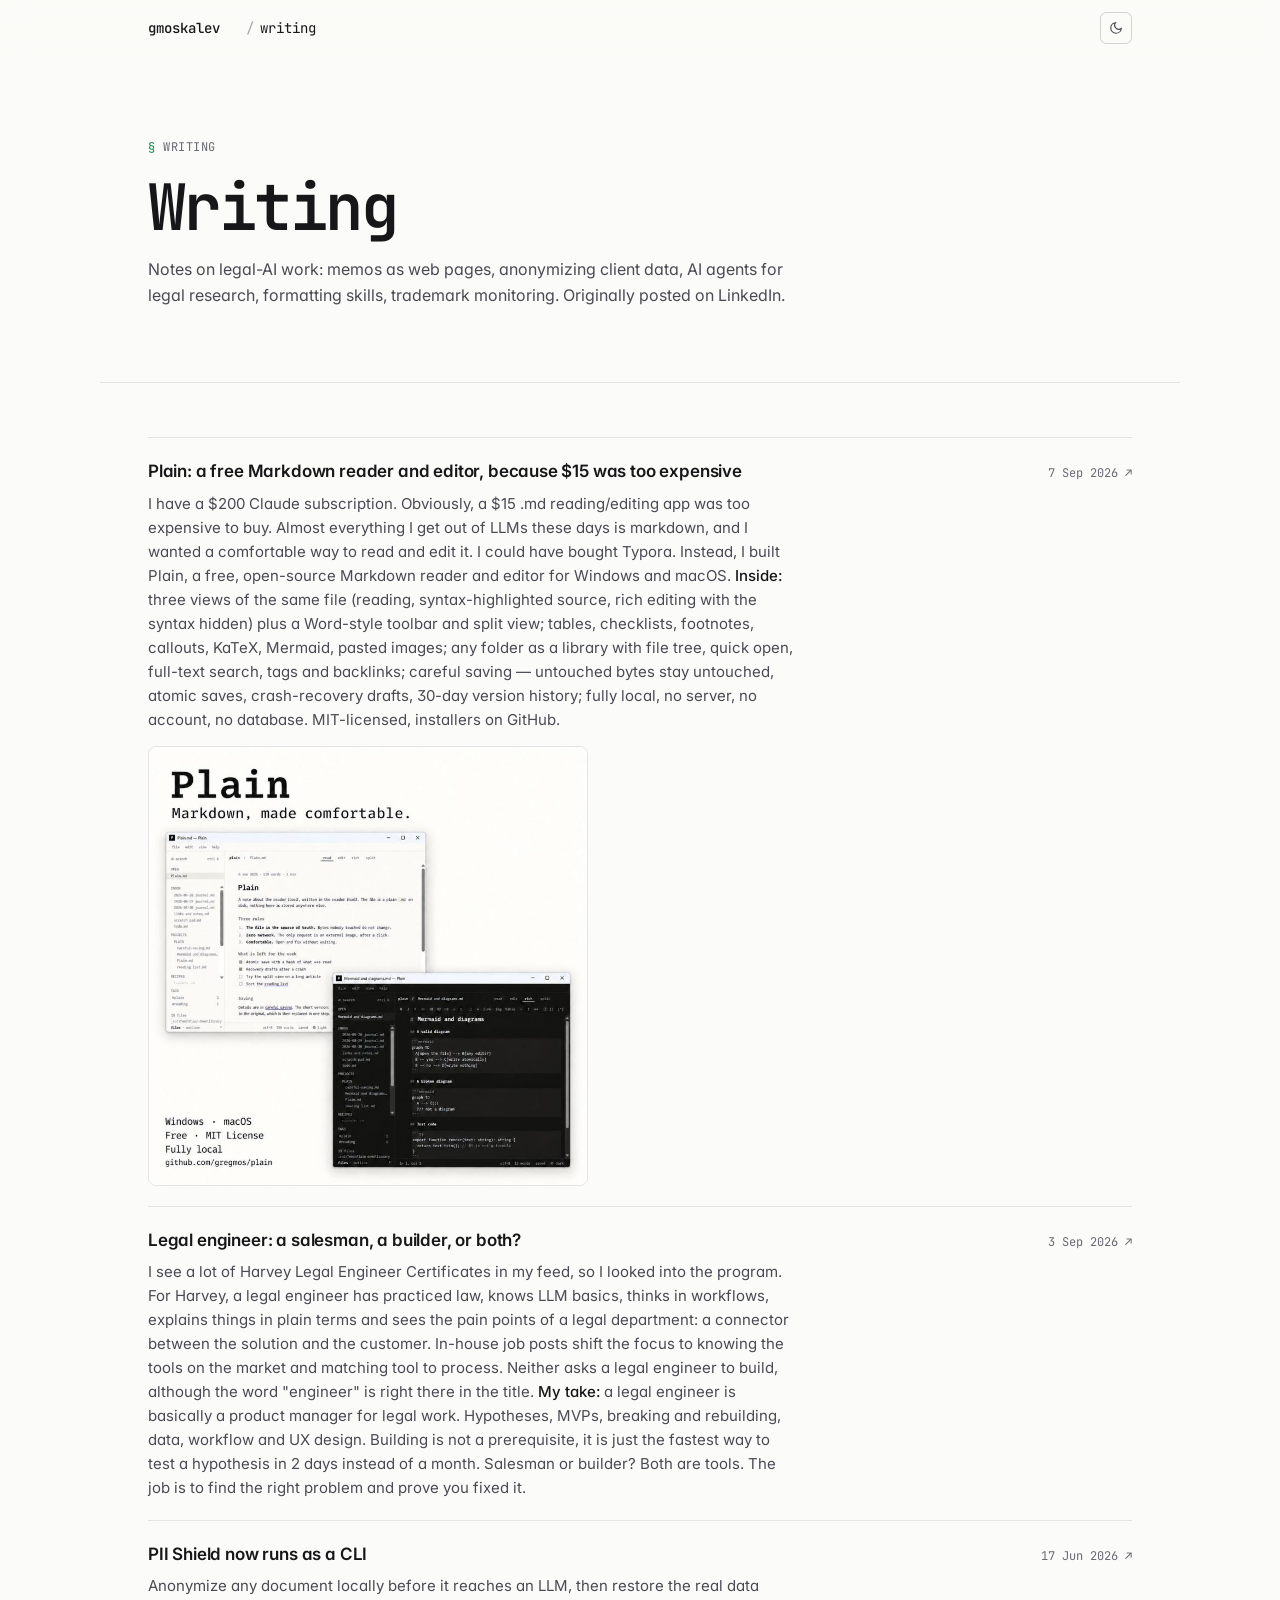
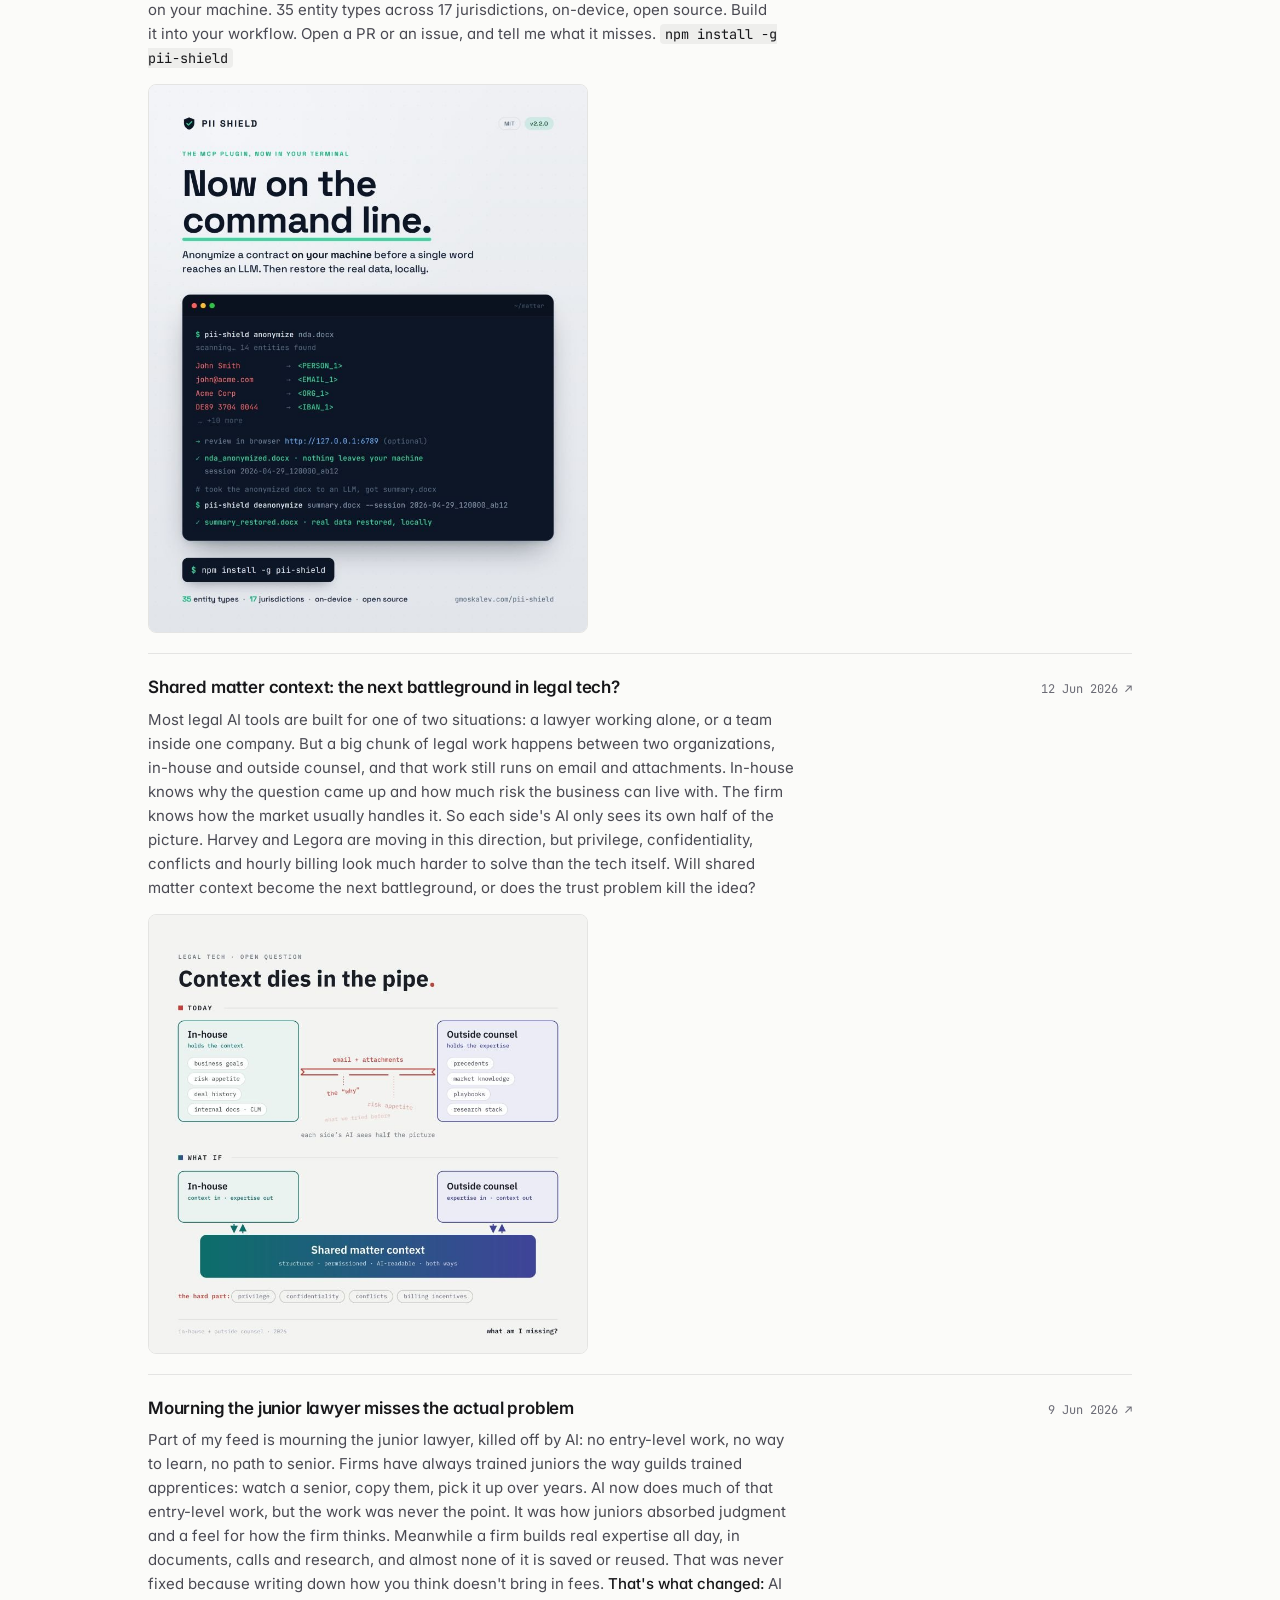
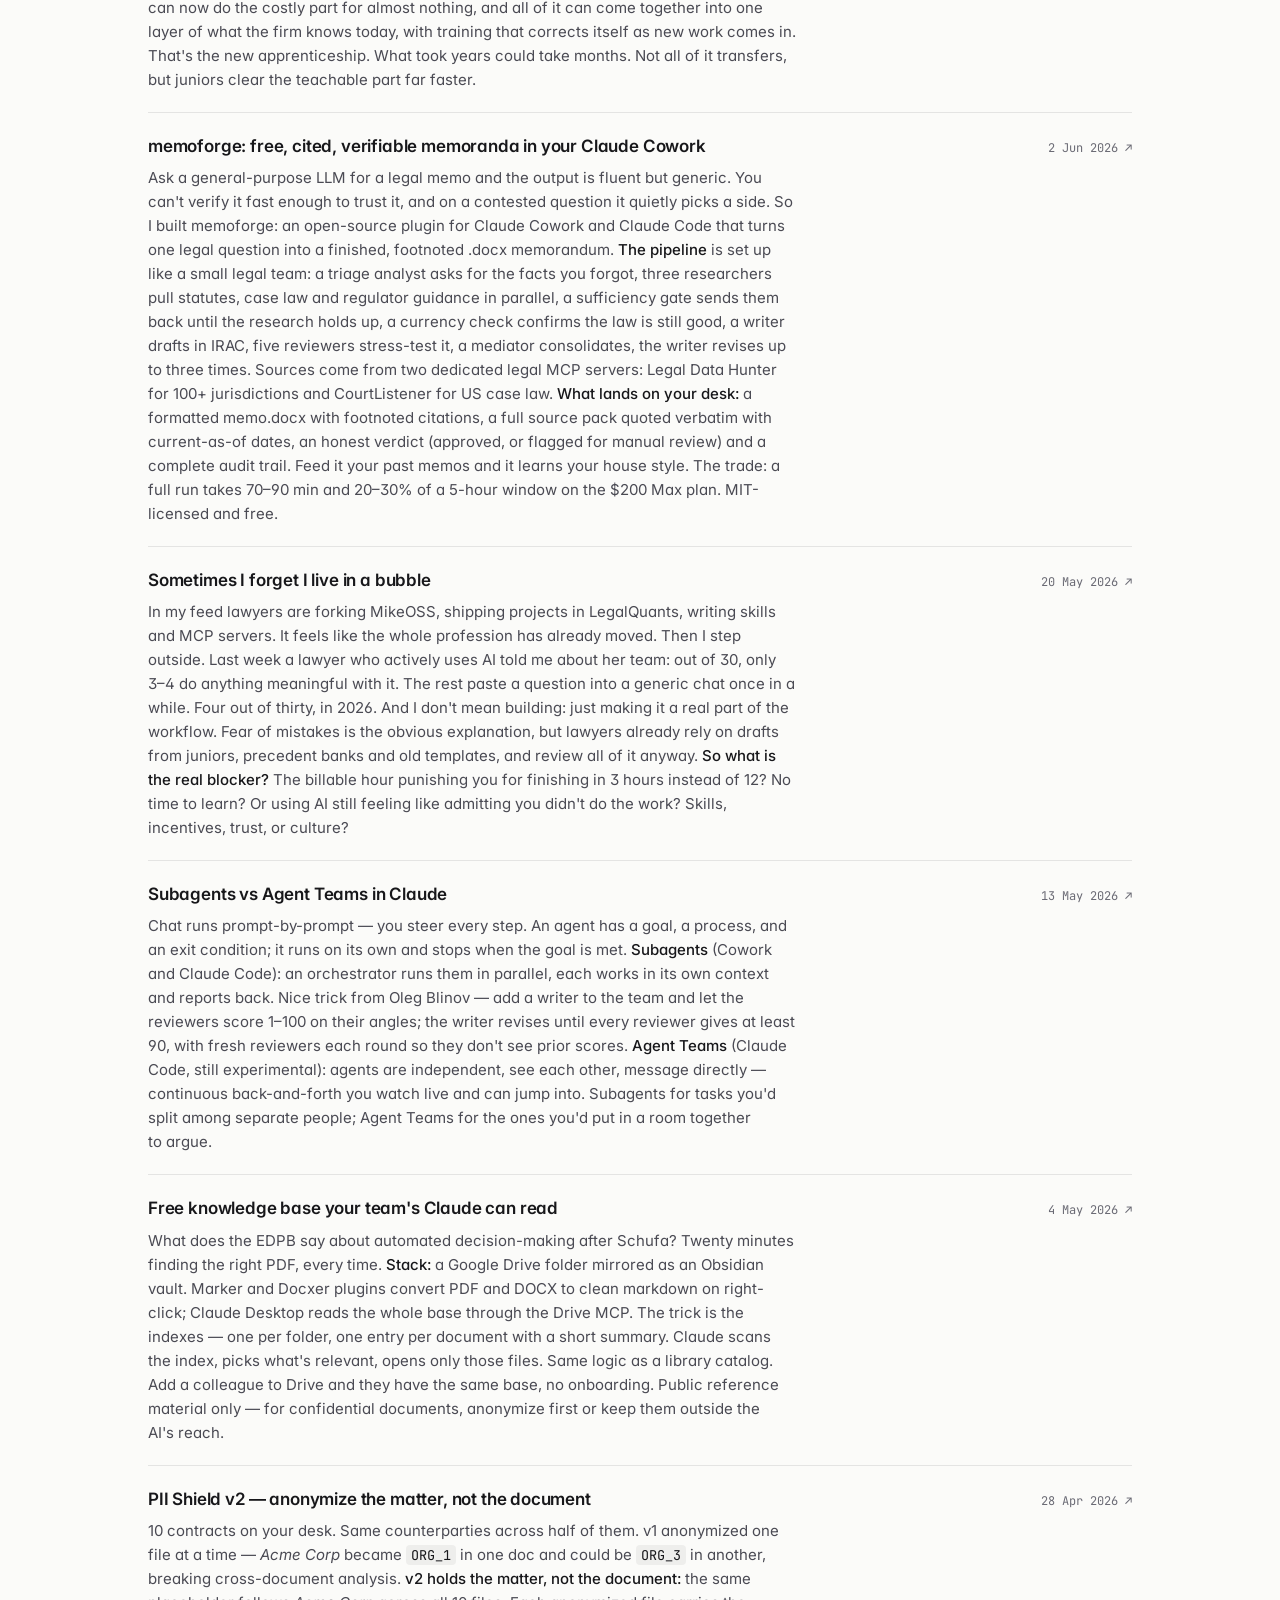
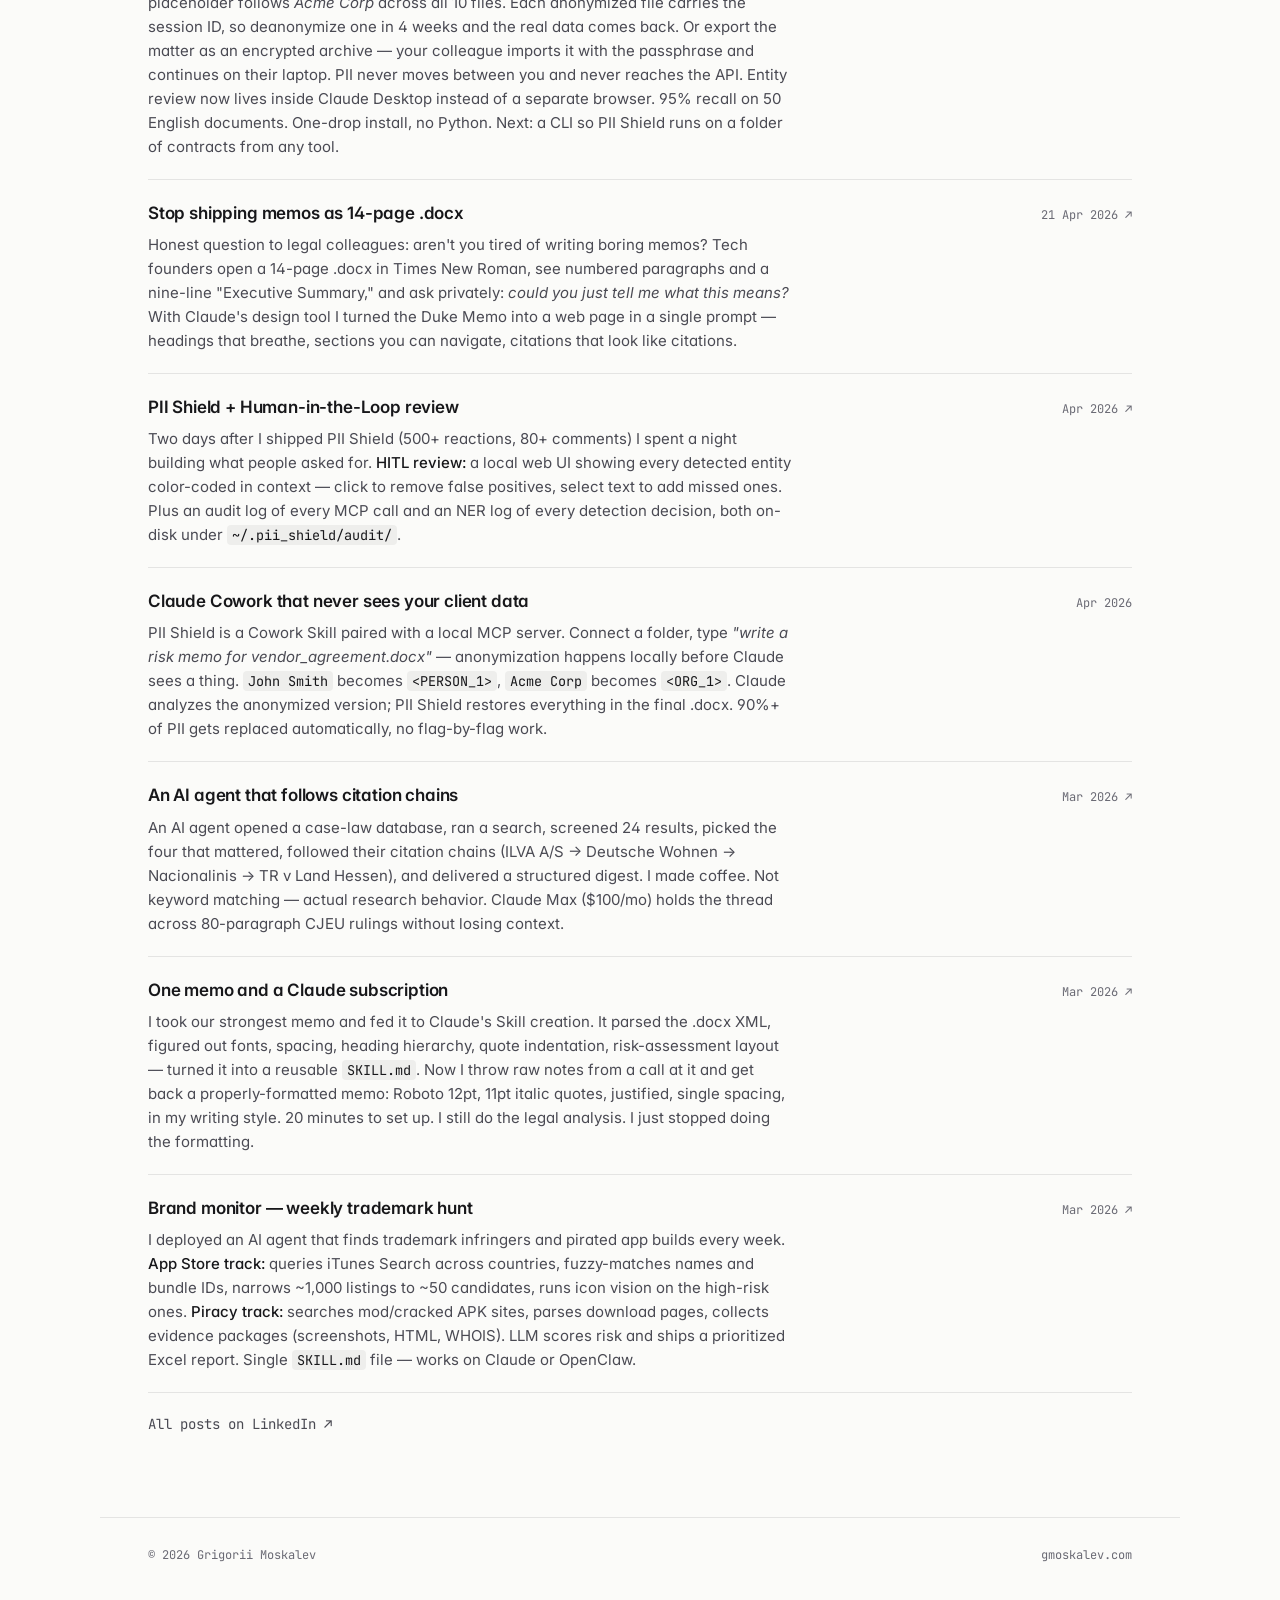
<file: writing.html>
<!DOCTYPE html>
<html lang="en">
<head>
  <meta charset="UTF-8" />
  <meta name="viewport" content="width=device-width, initial-scale=1.0" />
  <title>Writing — Grigorii Moskalev</title>
  <meta name="description" content="Notes on legal-AI work by Grigorii Moskalev — memos as web pages, PII Shield, AI agents for case-law research, brand monitoring, formatting skills. Originally posted on LinkedIn." />

  <link rel="canonical" href="https://gmoskalev.com/writing" />

  <meta property="og:type" content="website" />
  <meta property="og:title" content="Writing — Grigorii Moskalev" />
  <meta property="og:description" content="Notes on legal-AI work — originally posted on LinkedIn." />
  <meta property="og:url" content="https://gmoskalev.com/writing" />
  <meta property="og:site_name" content="gmoskalev.com" />

  <script type="application/ld+json">
  {
    "@context": "https://schema.org",
    "@graph": [
      {
        "@type": "CollectionPage",
        "@id": "https://gmoskalev.com/writing#webpage",
        "url": "https://gmoskalev.com/writing",
        "name": "Writing — Grigorii Moskalev",
        "description": "Notes on legal-AI work, originally posted on LinkedIn.",
        "author": { "@id": "https://gmoskalev.com/#person" },
        "isPartOf": { "@id": "https://gmoskalev.com/#website" },
        "inLanguage": "en"
      },
      {
        "@type": "Person",
        "@id": "https://gmoskalev.com/#person",
        "name": "Grigorii Moskalev",
        "url": "https://gmoskalev.com/",
        "jobTitle": "Legal Counsel",
        "sameAs": [
          "https://www.linkedin.com/in/grigorii-moskalev",
          "https://github.com/gregmos",
          "https://t.me/gregms"
        ]
      }
    ]
  }
  </script>

  <link rel="icon" type="image/svg+xml" href="/favicon.svg" />
  <link rel="alternate icon" href="/favicon.svg" />

  <!-- Light by default. Apply a saved dark preference before first paint. -->
  <script>
    (function () {
      try {
        if (localStorage.getItem('theme') === 'dark') {
          document.documentElement.setAttribute('data-theme', 'dark');
        }
      } catch (e) { /* storage blocked: stay light */ }
    })();
  </script>

  <link rel="preconnect" href="https://fonts.googleapis.com" />
  <link rel="preconnect" href="https://fonts.gstatic.com" crossorigin />
  <link href="https://fonts.googleapis.com/css2?family=Inter:wght@400;500;600&family=JetBrains+Mono:wght@400;500;600&display=swap" rel="stylesheet" />
  <link rel="stylesheet" href="/assets/site.css?v=20260908" />
</head>
<body>
  <nav class="nav" id="nav">
    <div class="nav__inner">
      <a href="/" class="nav__brand">gmoskalev</a>
      <div class="nav__crumb"><span class="nav__crumb-sep">/</span><span class="accent">writing</span></div>
      <div class="nav__right">
        <button class="theme-toggle" type="button" id="themeToggle" aria-label="Switch theme" title="Switch theme">
          <svg class="theme-toggle__icon theme-toggle__icon--sun" width="14" height="14" viewBox="0 0 24 24" fill="none" stroke="currentColor" stroke-width="2" stroke-linecap="round" aria-hidden="true">
            <circle cx="12" cy="12" r="4"/>
            <path d="M12 2v2M12 20v2M2 12h2M20 12h2M4.93 4.93l1.41 1.41M17.66 17.66l1.41 1.41M4.93 19.07l1.41-1.41M17.66 6.34l1.41-1.41"/>
          </svg>
          <svg class="theme-toggle__icon theme-toggle__icon--moon" width="14" height="14" viewBox="0 0 24 24" fill="none" stroke="currentColor" stroke-width="2" stroke-linecap="round" aria-hidden="true">
            <path d="M21 12.79A9 9 0 1 1 11.21 3 7 7 0 0 0 21 12.79z"/>
          </svg>
        </button>
      </div>
    </div>
  </nav>

  <main>
    <header class="subhero">
      <div class="section-label subhero__kicker">
        <span class="section-label__sigil">§</span>
        <span class="section-label__title">Writing</span>
      </div>
      <h1 class="subhero__title">Writing</h1>
      <p class="subhero__lede">Notes on legal-AI work: memos as web pages, anonymizing client data, AI agents for legal research, formatting skills, trademark monitoring. Originally posted on LinkedIn.</p>
    </header>

    <section class="section">
      <div class="posts">
        <a class="post" href="https://www.linkedin.com/posts/grigorii-moskalev_i-have-a-200-claude-subscription-obviously-activity-7502624765489094656-ZIAD" target="_blank" rel="noopener">
          <div class="post__head">
            <h2 class="post__title">Plain: a free Markdown reader and editor, because $15 was too expensive</h2>
            <span class="post__meta">7 Sep 2026 ↗</span>
          </div>
          <p class="post__excerpt">I have a $200 Claude subscription. Obviously, a $15 .md reading/editing app was too expensive to buy. Almost everything I get out of LLMs these days is markdown, and I wanted a comfortable way to read and edit it. I could have bought Typora. Instead, I built Plain, a free, open-source Markdown reader and editor for Windows and macOS. <strong>Inside:</strong> three views of the same file (reading, syntax-highlighted source, rich editing with the syntax hidden) plus a Word-style toolbar and split view; tables, checklists, footnotes, callouts, KaTeX, Mermaid, pasted images; any folder as a library with file tree, quick open, full-text search, tags and backlinks; careful saving — untouched bytes stay untouched, atomic saves, crash-recovery drafts, 30-day version history; fully local, no server, no account, no database. MIT-licensed, installers on GitHub.</p>
          <img class="post__media" src="/images/post-plain.jpg" alt="Plain: Markdown, made comfortable. Two windows of the app, light reading view and dark rich-editing view." loading="lazy" width="800" height="800" />
        </a>

        <a class="post" href="https://www.linkedin.com/posts/grigorii-moskalev_legal-engineer-is-a-salesman-a-builder-or-activity-7501214065789337600-Hmc5" target="_blank" rel="noopener">
          <div class="post__head">
            <h2 class="post__title">Legal engineer: a salesman, a builder, or both?</h2>
            <span class="post__meta">3 Sep 2026 ↗</span>
          </div>
          <p class="post__excerpt">I see a lot of Harvey Legal Engineer Certificates in my feed, so I looked into the program. For Harvey, a legal engineer has practiced law, knows LLM basics, thinks in workflows, explains things in plain terms and sees the pain points of a legal department: a connector between the solution and the customer. In-house job posts shift the focus to knowing the tools on the market and matching tool to process. Neither asks a legal engineer to build, although the word "engineer" is right there in the title. <strong>My take:</strong> a legal engineer is basically a product manager for legal work. Hypotheses, MVPs, breaking and rebuilding, data, workflow and UX design. Building is not a prerequisite, it is just the fastest way to test a hypothesis in 2 days instead of a month. Salesman or builder? Both are tools. The job is to find the right problem and prove you fixed it.</p>
        </a>

        <a class="post" href="https://www.linkedin.com/posts/grigorii-moskalev_pii-shield-now-runs-as-a-cli-anonymize-activity-7472925841824350209-kriG" target="_blank" rel="noopener">
          <div class="post__head">
            <h2 class="post__title">PII Shield now runs as a CLI</h2>
            <span class="post__meta">17 Jun 2026 ↗</span>
          </div>
          <p class="post__excerpt">Anonymize any document locally before it reaches an LLM, then restore the real data on your machine. 35 entity types across 17 jurisdictions, on-device, open source. Build it into your workflow. Open a PR or an issue, and tell me what it misses. <code>npm install -g pii-shield</code></p>
          <img class="post__media" src="/images/post-pii-shield-cli.jpg" alt="PII Shield, now on the command line: a terminal session anonymizing nda.docx and restoring the real data locally." loading="lazy" width="800" height="1000" />
        </a>

        <a class="post" href="https://www.linkedin.com/posts/grigorii-moskalev_most-legal-ai-tools-are-built-for-one-of-activity-7471147635932815360-UWR0" target="_blank" rel="noopener">
          <div class="post__head">
            <h2 class="post__title">Shared matter context: the next battleground in legal tech?</h2>
            <span class="post__meta">12 Jun 2026 ↗</span>
          </div>
          <p class="post__excerpt">Most legal AI tools are built for one of two situations: a lawyer working alone, or a team inside one company. But a big chunk of legal work happens between two organizations, in-house and outside counsel, and that work still runs on email and attachments. In-house knows why the question came up and how much risk the business can live with. The firm knows how the market usually handles it. So each side's AI only sees its own half of the picture. Harvey and Legora are moving in this direction, but privilege, confidentiality, conflicts and hourly billing look much harder to solve than the tech itself. Will shared matter context become the next battleground, or does the trust problem kill the idea?</p>
          <img class="post__media" src="/images/post-shared-matter.jpg" alt="Context dies in the pipe: today in-house and outside counsel exchange email and attachments; what if a shared matter context sat between them." loading="lazy" width="800" height="800" />
        </a>

        <a class="post" href="https://www.linkedin.com/posts/grigorii-moskalev_part-of-my-feed-is-mourning-the-junior-lawyer-activity-7470007107212455939-5CbE" target="_blank" rel="noopener">
          <div class="post__head">
            <h2 class="post__title">Mourning the junior lawyer misses the actual problem</h2>
            <span class="post__meta">9 Jun 2026 ↗</span>
          </div>
          <p class="post__excerpt">Part of my feed is mourning the junior lawyer, killed off by AI: no entry-level work, no way to learn, no path to senior. Firms have always trained juniors the way guilds trained apprentices: watch a senior, copy them, pick it up over years. AI now does much of that entry-level work, but the work was never the point. It was how juniors absorbed judgment and a feel for how the firm thinks. Meanwhile a firm builds real expertise all day, in documents, calls and research, and almost none of it is saved or reused. That was never fixed because writing down how you think doesn't bring in fees. <strong>That's what changed:</strong> AI can now do the costly part for almost nothing, and all of it can come together into one layer of what the firm knows today, with training that corrects itself as new work comes in. That's the new apprenticeship. What took years could take months. Not all of it transfers, but juniors clear the teachable part far faster.</p>
        </a>

        <a class="post" href="https://www.linkedin.com/posts/grigorii-moskalev_free-professional-cited-verifiable-memoranda-activity-7467470336482074624-zZGs" target="_blank" rel="noopener">
          <div class="post__head">
            <h2 class="post__title">memoforge: free, cited, verifiable memoranda in your Claude Cowork</h2>
            <span class="post__meta">2 Jun 2026 ↗</span>
          </div>
          <p class="post__excerpt">Ask a general-purpose LLM for a legal memo and the output is fluent but generic. You can't verify it fast enough to trust it, and on a contested question it quietly picks a side. So I built memoforge: an open-source plugin for Claude Cowork and Claude Code that turns one legal question into a finished, footnoted .docx memorandum. <strong>The pipeline</strong> is set up like a small legal team: a triage analyst asks for the facts you forgot, three researchers pull statutes, case law and regulator guidance in parallel, a sufficiency gate sends them back until the research holds up, a currency check confirms the law is still good, a writer drafts in IRAC, five reviewers stress-test it, a mediator consolidates, the writer revises up to three times. Sources come from two dedicated legal MCP servers: Legal Data Hunter for 100+ jurisdictions and CourtListener for US case law. <strong>What lands on your desk:</strong> a formatted memo.docx with footnoted citations, a full source pack quoted verbatim with current-as-of dates, an honest verdict (approved, or flagged for manual review) and a complete audit trail. Feed it your past memos and it learns your house style. The trade: a full run takes 70–90 min and 20–30% of a 5-hour window on the $200 Max plan. MIT-licensed and free.</p>
        </a>

        <a class="post" href="https://www.linkedin.com/posts/grigorii-moskalev_sometimes-i-forget-i-live-in-a-bubble-in-activity-7462750467803115520-Y0MP" target="_blank" rel="noopener">
          <div class="post__head">
            <h2 class="post__title">Sometimes I forget I live in a bubble</h2>
            <span class="post__meta">20 May 2026 ↗</span>
          </div>
          <p class="post__excerpt">In my feed lawyers are forking MikeOSS, shipping projects in LegalQuants, writing skills and MCP servers. It feels like the whole profession has already moved. Then I step outside. Last week a lawyer who actively uses AI told me about her team: out of 30, only 3–4 do anything meaningful with it. The rest paste a question into a generic chat once in a while. Four out of thirty, in 2026. And I don't mean building: just making it a real part of the workflow. Fear of mistakes is the obvious explanation, but lawyers already rely on drafts from juniors, precedent banks and old templates, and review all of it anyway. <strong>So what is the real blocker?</strong> The billable hour punishing you for finishing in 3 hours instead of 12? No time to learn? Or using AI still feeling like admitting you didn't do the work? Skills, incentives, trust, or culture?</p>
        </a>


        <a class="post" href="https://www.linkedin.com/posts/grigorii-moskalev_build-your-ai-team-in-claude-activity-7460240042469330944-GkXp" target="_blank" rel="noopener">
          <div class="post__head">
            <h2 class="post__title">Subagents vs Agent Teams in Claude</h2>
            <span class="post__meta">13 May 2026 ↗</span>
          </div>
          <p class="post__excerpt">Chat runs prompt-by-prompt — you steer every step. An agent has a goal, a process, and an exit condition; it runs on its own and stops when the goal is met. <strong>Subagents</strong> (Cowork and Claude Code): an orchestrator runs them in parallel, each works in its own context and reports back. Nice trick from Oleg Blinov — add a writer to the team and let the reviewers score 1–100 on their angles; the writer revises until every reviewer gives at least 90, with fresh reviewers each round so they don't see prior scores. <strong>Agent Teams</strong> (Claude Code, still experimental): agents are independent, see each other, message directly — continuous back-and-forth you watch live and can jump into. Subagents for tasks you'd split among separate people; Agent Teams for the ones you'd put in a room together to argue.</p>
        </a>

        <a class="post" href="https://www.linkedin.com/posts/grigorii-moskalev_how-to-build-free-kb-for-your-team-activity-7456985032306388993-i7OA" target="_blank" rel="noopener">
          <div class="post__head">
            <h2 class="post__title">Free knowledge base your team's Claude can read</h2>
            <span class="post__meta">4 May 2026 ↗</span>
          </div>
          <p class="post__excerpt">What does the EDPB say about automated decision-making after Schufa? Twenty minutes finding the right PDF, every time. <strong>Stack:</strong> a Google Drive folder mirrored as an Obsidian vault. Marker and Docxer plugins convert PDF and DOCX to clean markdown on right-click; Claude Desktop reads the whole base through the Drive MCP. The trick is the indexes — one per folder, one entry per document with a short summary. Claude scans the index, picks what's relevant, opens only those files. Same logic as a library catalog. Add a colleague to Drive and they have the same base, no onboarding. Public reference material only — for confidential documents, anonymize first or keep them outside the AI's reach.</p>
        </a>

        <a class="post" href="https://www.linkedin.com/posts/grigorii-moskalev_pii-shield-v2-ugcPost-7454803663107096576-oGbO" target="_blank" rel="noopener">
          <div class="post__head">
            <h2 class="post__title">PII Shield v2 — anonymize the matter, not the document</h2>
            <span class="post__meta">28 Apr 2026 ↗</span>
          </div>
          <p class="post__excerpt">10 contracts on your desk. Same counterparties across half of them. v1 anonymized one file at a time — <em>Acme Corp</em> became <code>ORG_1</code> in one doc and could be <code>ORG_3</code> in another, breaking cross-document analysis. <strong>v2 holds the matter, not the document:</strong> the same placeholder follows <em>Acme Corp</em> across all 10 files. Each anonymized file carries the session ID, so deanonymize one in 4 weeks and the real data comes back. Or export the matter as an encrypted archive — your colleague imports it with the passphrase and continues on their laptop. PII never moves between you and never reaches the API. Entity review now lives inside Claude Desktop instead of a separate browser. 95% recall on 50 English documents. One-drop install, no Python. Next: a CLI so PII Shield runs on a folder of contracts from any tool.</p>
        </a>

        <a class="post" href="https://www.linkedin.com/posts/grigorii-moskalev_honest-question-for-my-legal-colleagues-share-7452308266916884480-pMAQ" target="_blank" rel="noopener">
          <div class="post__head">
            <h2 class="post__title">Stop shipping memos as 14-page .docx</h2>
            <span class="post__meta">21 Apr 2026 ↗</span>
          </div>
          <p class="post__excerpt">Honest question to legal colleagues: aren't you tired of writing boring memos? Tech founders open a 14-page .docx in Times New Roman, see numbered paragraphs and a nine-line "Executive Summary," and ask privately: <em>could you just tell me what this means?</em> With Claude's design tool I turned the Duke Memo into a web page in a single prompt — headings that breathe, sections you can navigate, citations that look like citations.</p>
        </a>

        <a class="post" href="https://www.linkedin.com/posts/grigorii-moskalev_two-days-ago-i-shared-pii-shield-local-ugcPost-7445484144651984897-PCSE" target="_blank" rel="noopener">
          <div class="post__head">
            <h2 class="post__title">PII Shield + Human-in-the-Loop review</h2>
            <span class="post__meta">Apr 2026 ↗</span>
          </div>
          <p class="post__excerpt">Two days after I shipped PII Shield (500+ reactions, 80+ comments) I spent a night building what people asked for. <strong>HITL review:</strong> a local web UI showing every detected entity color-coded in context — click to remove false positives, select text to add missed ones. Plus an audit log of every MCP call and an NER log of every detection decision, both on-disk under <code>~/.pii_shield/audit/</code>.</p>
        </a>

        <!-- TODO: add LinkedIn permalink for original PII Shield announcement -->
        <div class="post">
          <div class="post__head">
            <h2 class="post__title">Claude Cowork that never sees your client data</h2>
            <span class="post__meta">Apr 2026</span>
          </div>
          <p class="post__excerpt">PII Shield is a Cowork Skill paired with a local MCP server. Connect a folder, type <em>"write a risk memo for vendor_agreement.docx"</em> — anonymization happens locally before Claude sees a thing. <code>John Smith</code> becomes <code>&lt;PERSON_1&gt;</code>, <code>Acme Corp</code> becomes <code>&lt;ORG_1&gt;</code>. Claude analyzes the anonymized version; PII Shield restores everything in the final .docx. 90%+ of PII gets replaced automatically, no flag-by-flag work.</p>
        </div>

        <a class="post" href="https://www.linkedin.com/posts/grigorii-moskalev_an-ai-agent-opened-a-case-law-database-ran-activity-7441766600648810496-E6py" target="_blank" rel="noopener">
          <div class="post__head">
            <h2 class="post__title">An AI agent that follows citation chains</h2>
            <span class="post__meta">Mar 2026 ↗</span>
          </div>
          <p class="post__excerpt">An AI agent opened a case-law database, ran a search, screened 24 results, picked the four that mattered, followed their citation chains (ILVA A/S → Deutsche Wohnen → Nacionalinis → TR v Land Hessen), and delivered a structured digest. I made coffee. Not keyword matching — actual research behavior. Claude Max ($100/mo) holds the thread across 80-paragraph CJEU rulings without losing context.</p>
        </a>

        <a class="post" href="https://www.linkedin.com/posts/grigorii-moskalev_one-memo-and-a-claude-subscription-thats-activity-7440289317366784000-yyQQ" target="_blank" rel="noopener">
          <div class="post__head">
            <h2 class="post__title">One memo and a Claude subscription</h2>
            <span class="post__meta">Mar 2026 ↗</span>
          </div>
          <p class="post__excerpt">I took our strongest memo and fed it to Claude's Skill creation. It parsed the .docx XML, figured out fonts, spacing, heading hierarchy, quote indentation, risk-assessment layout — turned it into a reusable <code>SKILL.md</code>. Now I throw raw notes from a call at it and get back a properly-formatted memo: Roboto 12pt, 11pt italic quotes, justified, single spacing, in my writing style. 20 minutes to set up. I still do the legal analysis. I just stopped doing the formatting.</p>
        </a>

        <a class="post" href="https://www.linkedin.com/posts/grigorii-moskalev_i-deployed-an-openclaw-ai-agent-to-find-trademark-activity-7439559446172835840-oP8n" target="_blank" rel="noopener">
          <div class="post__head">
            <h2 class="post__title">Brand monitor — weekly trademark hunt</h2>
            <span class="post__meta">Mar 2026 ↗</span>
          </div>
          <p class="post__excerpt">I deployed an AI agent that finds trademark infringers and pirated app builds every week. <strong>App Store track:</strong> queries iTunes Search across countries, fuzzy-matches names and bundle IDs, narrows ~1,000 listings to ~50 candidates, runs icon vision on the high-risk ones. <strong>Piracy track:</strong> searches mod/cracked APK sites, parses download pages, collects evidence packages (screenshots, HTML, WHOIS). LLM scores risk and ships a prioritized Excel report. Single <code>SKILL.md</code> file — works on Claude or OpenClaw.</p>
        </a>

      </div>
      <a class="posts__more" href="https://www.linkedin.com/in/grigorii-moskalev" target="_blank" rel="noopener">All posts on LinkedIn ↗</a>
    </section>
  </main>

  <footer class="footer">
    <div>© <span id="year">2026</span> Grigorii Moskalev</div>
    <div><a href="/">gmoskalev.com</a></div>
  </footer>

  <script src="/assets/site.js?v=20260908"></script>
</body>
</html>
</file>
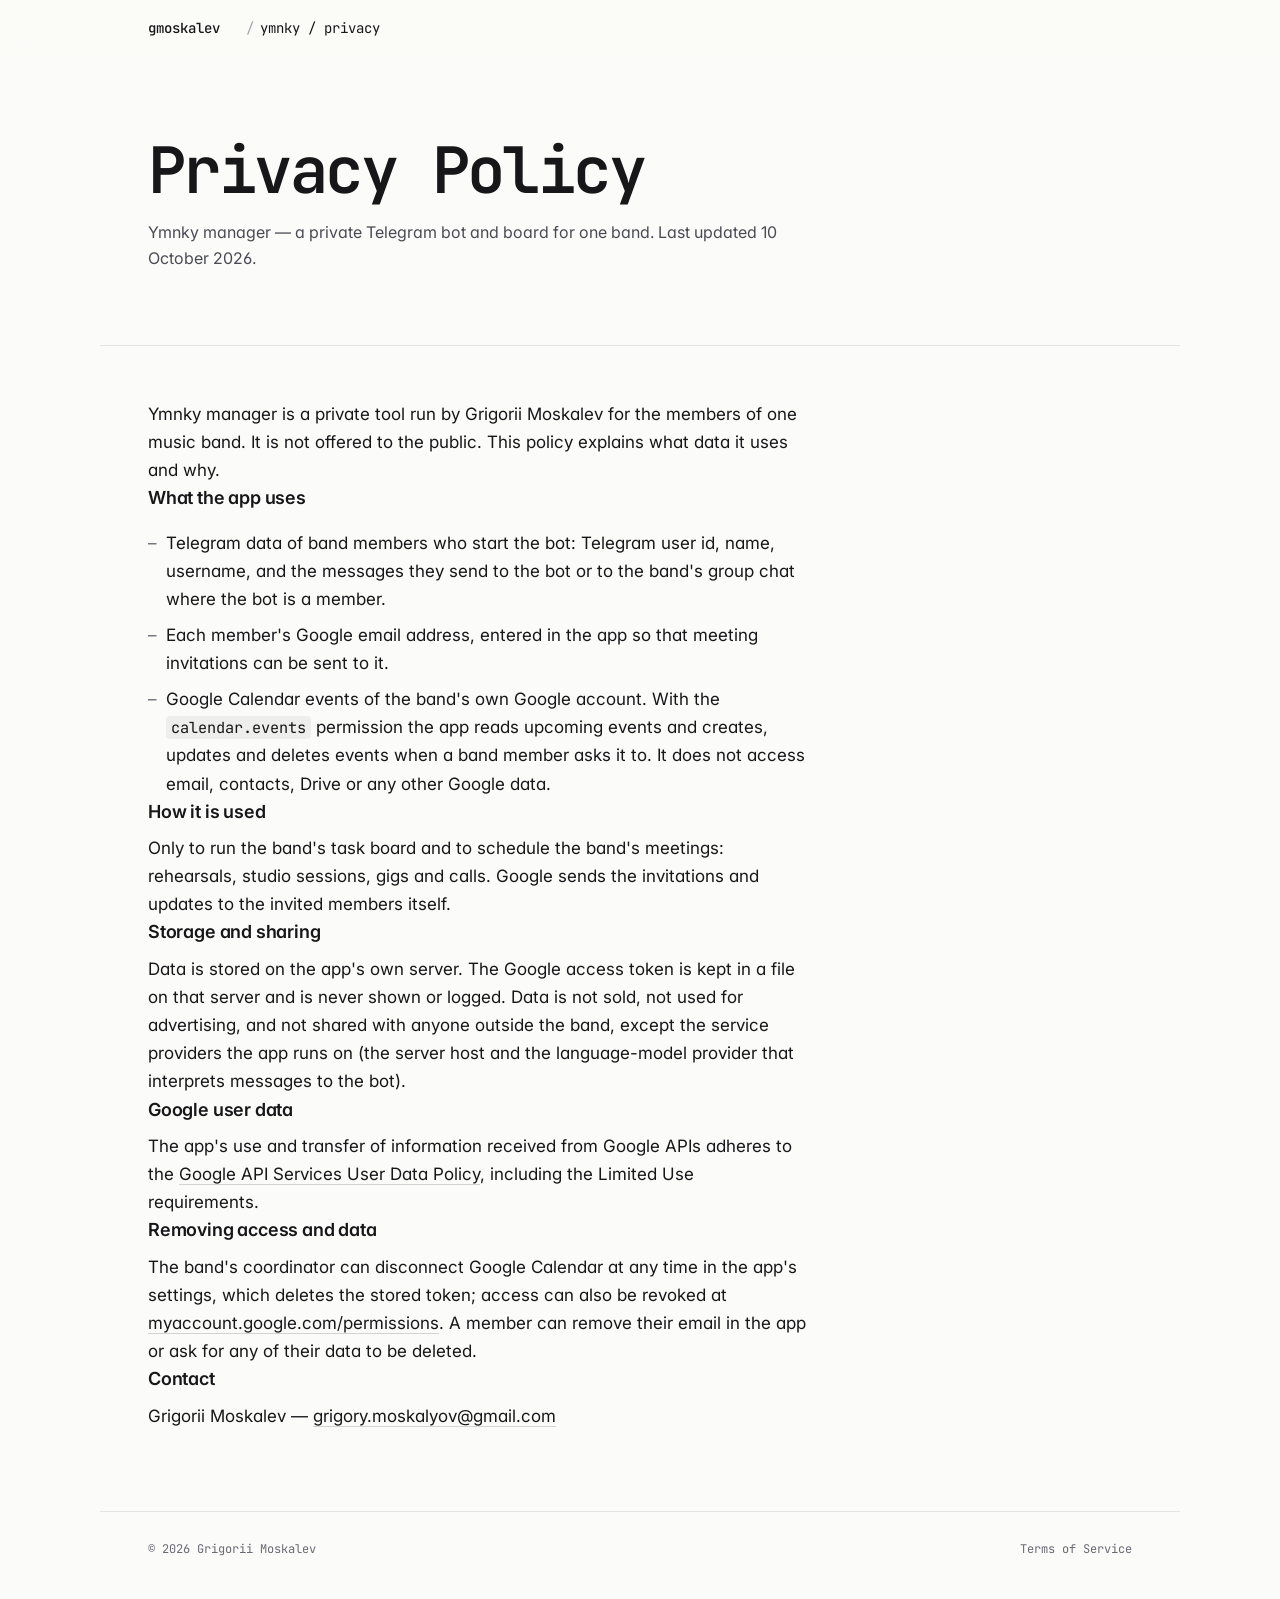
<file: ymnky/privacy.html>
<!DOCTYPE html>
<html lang="en">
<head>
  <meta charset="UTF-8" />
  <meta name="viewport" content="width=device-width, initial-scale=1.0" />
  <meta name="robots" content="noindex, nofollow" />
  <title>Privacy Policy — Ymnky manager</title>
  <link rel="icon" type="image/svg+xml" href="/favicon.svg" />
  <script>
    (function () {
      try {
        if (localStorage.getItem('theme') === 'dark') {
          document.documentElement.setAttribute('data-theme', 'dark');
        }
      } catch (e) { /* storage blocked: stay light */ }
    })();
  </script>
  <link rel="preconnect" href="https://fonts.googleapis.com" />
  <link rel="preconnect" href="https://fonts.gstatic.com" crossorigin />
  <link href="https://fonts.googleapis.com/css2?family=Inter:wght@400;500;600&family=JetBrains+Mono:wght@400;500;600&display=swap" rel="stylesheet" />
  <link rel="stylesheet" href="/assets/site.css?v=20260908" />
</head>
<body>
  <nav class="nav" id="nav">
    <div class="nav__inner">
      <a href="/" class="nav__brand">gmoskalev</a>
      <div class="nav__crumb"><span class="nav__crumb-sep">/</span><span class="accent">ymnky / privacy</span></div>
    </div>
  </nav>

  <main>
    <header class="subhero">
      <h1 class="subhero__title">Privacy Policy</h1>
      <p class="subhero__lede">Ymnky manager — a private Telegram bot and board for one band. Last updated 10 October 2026.</p>
    </header>

    <section class="section">
      <div class="prose">
        <p>Ymnky manager is a private tool run by Grigorii Moskalev for the members of one music band. It is not offered to the public. This policy explains what data it uses and why.</p>

        <h3 class="h3">What the app uses</h3>
        <ul>
          <li>Telegram data of band members who start the bot: Telegram user id, name, username, and the messages they send to the bot or to the band's group chat where the bot is a member.</li>
          <li>Each member's Google email address, entered in the app so that meeting invitations can be sent to it.</li>
          <li>Google Calendar events of the band's own Google account. With the <code>calendar.events</code> permission the app reads upcoming events and creates, updates and deletes events when a band member asks it to. It does not access email, contacts, Drive or any other Google data.</li>
        </ul>

        <h3 class="h3">How it is used</h3>
        <p>Only to run the band's task board and to schedule the band's meetings: rehearsals, studio sessions, gigs and calls. Google sends the invitations and updates to the invited members itself.</p>

        <h3 class="h3">Storage and sharing</h3>
        <p>Data is stored on the app's own server. The Google access token is kept in a file on that server and is never shown or logged. Data is not sold, not used for advertising, and not shared with anyone outside the band, except the service providers the app runs on (the server host and the language-model provider that interprets messages to the bot).</p>

        <h3 class="h3">Google user data</h3>
        <p>The app's use and transfer of information received from Google APIs adheres to the <a href="https://developers.google.com/terms/api-services-user-data-policy" target="_blank" rel="noopener">Google API Services User Data Policy</a>, including the Limited Use requirements.</p>

        <h3 class="h3">Removing access and data</h3>
        <p>The band's coordinator can disconnect Google Calendar at any time in the app's settings, which deletes the stored token; access can also be revoked at <a href="https://myaccount.google.com/permissions" target="_blank" rel="noopener">myaccount.google.com/permissions</a>. A member can remove their email in the app or ask for any of their data to be deleted.</p>

        <h3 class="h3">Contact</h3>
        <p>Grigorii Moskalev — <a href="mailto:grigory.moskalyov@gmail.com">grigory.moskalyov@gmail.com</a></p>
      </div>
    </section>
  </main>

  <footer class="footer">
    <div>© 2026 Grigorii Moskalev</div>
    <div><a href="/ymnky/terms">Terms of Service</a></div>
  </footer>

  <script src="/assets/site.js?v=20260908"></script>
</body>
</html>
</file>
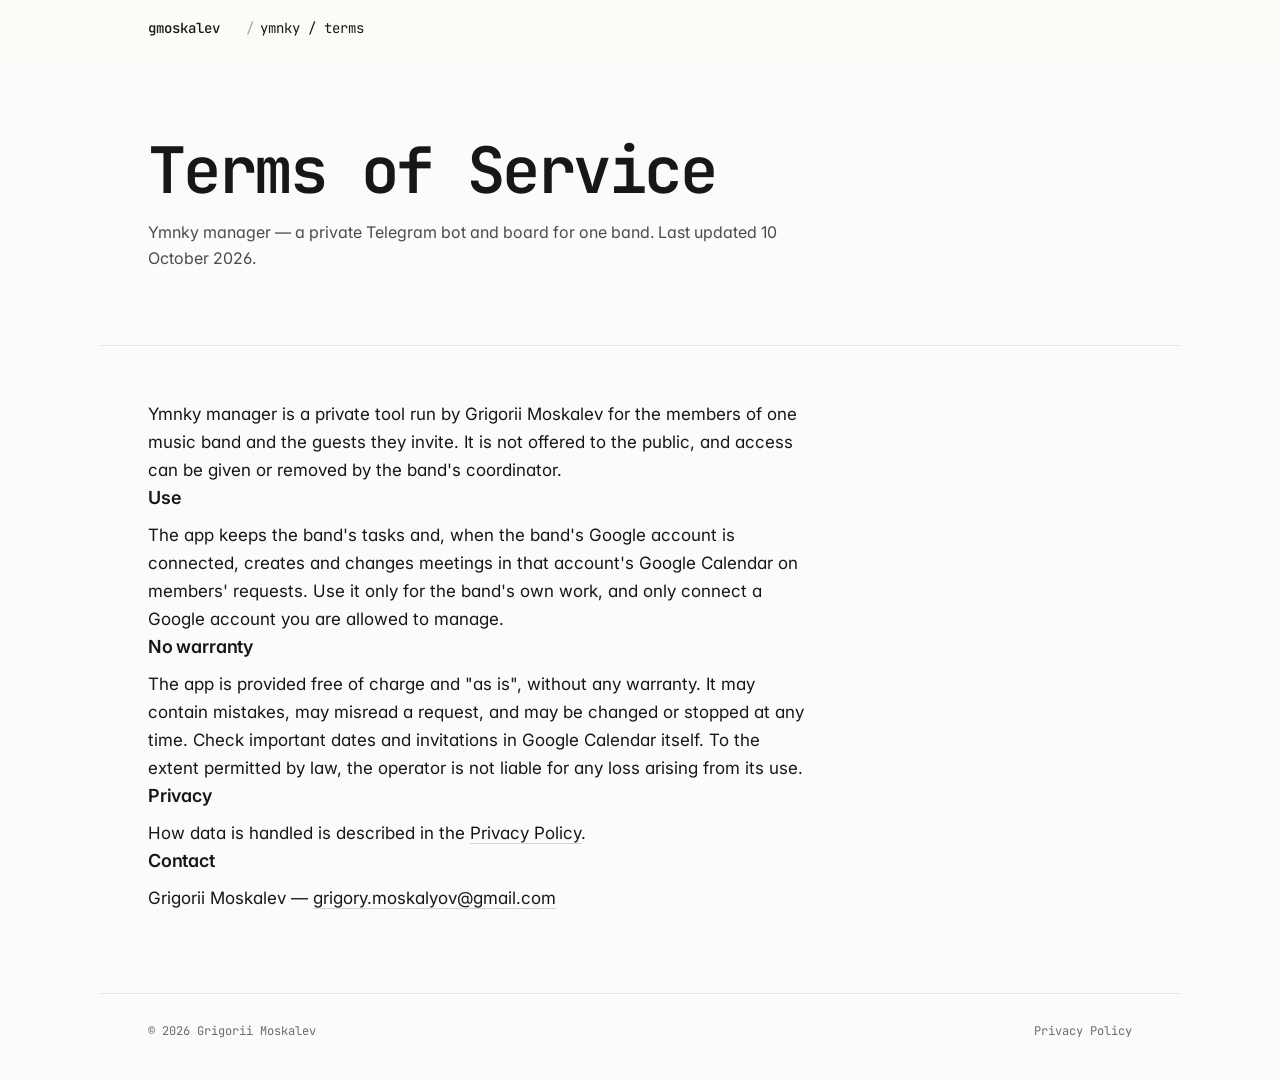
<file: ymnky/terms.html>
<!DOCTYPE html>
<html lang="en">
<head>
  <meta charset="UTF-8" />
  <meta name="viewport" content="width=device-width, initial-scale=1.0" />
  <meta name="robots" content="noindex, nofollow" />
  <title>Terms of Service — Ymnky manager</title>
  <link rel="icon" type="image/svg+xml" href="/favicon.svg" />
  <script>
    (function () {
      try {
        if (localStorage.getItem('theme') === 'dark') {
          document.documentElement.setAttribute('data-theme', 'dark');
        }
      } catch (e) { /* storage blocked: stay light */ }
    })();
  </script>
  <link rel="preconnect" href="https://fonts.googleapis.com" />
  <link rel="preconnect" href="https://fonts.gstatic.com" crossorigin />
  <link href="https://fonts.googleapis.com/css2?family=Inter:wght@400;500;600&family=JetBrains+Mono:wght@400;500;600&display=swap" rel="stylesheet" />
  <link rel="stylesheet" href="/assets/site.css?v=20260908" />
</head>
<body>
  <nav class="nav" id="nav">
    <div class="nav__inner">
      <a href="/" class="nav__brand">gmoskalev</a>
      <div class="nav__crumb"><span class="nav__crumb-sep">/</span><span class="accent">ymnky / terms</span></div>
    </div>
  </nav>

  <main>
    <header class="subhero">
      <h1 class="subhero__title">Terms of Service</h1>
      <p class="subhero__lede">Ymnky manager — a private Telegram bot and board for one band. Last updated 10 October 2026.</p>
    </header>

    <section class="section">
      <div class="prose">
        <p>Ymnky manager is a private tool run by Grigorii Moskalev for the members of one music band and the guests they invite. It is not offered to the public, and access can be given or removed by the band's coordinator.</p>

        <h3 class="h3">Use</h3>
        <p>The app keeps the band's tasks and, when the band's Google account is connected, creates and changes meetings in that account's Google Calendar on members' requests. Use it only for the band's own work, and only connect a Google account you are allowed to manage.</p>

        <h3 class="h3">No warranty</h3>
        <p>The app is provided free of charge and "as is", without any warranty. It may contain mistakes, may misread a request, and may be changed or stopped at any time. Check important dates and invitations in Google Calendar itself. To the extent permitted by law, the operator is not liable for any loss arising from its use.</p>

        <h3 class="h3">Privacy</h3>
        <p>How data is handled is described in the <a href="/ymnky/privacy">Privacy Policy</a>.</p>

        <h3 class="h3">Contact</h3>
        <p>Grigorii Moskalev — <a href="mailto:grigory.moskalyov@gmail.com">grigory.moskalyov@gmail.com</a></p>
      </div>
    </section>
  </main>

  <footer class="footer">
    <div>© 2026 Grigorii Moskalev</div>
    <div><a href="/ymnky/privacy">Privacy Policy</a></div>
  </footer>

  <script src="/assets/site.js?v=20260908"></script>
</body>
</html>
</file>
<file: assets/site.css>
/* gmoskalev.com — shared stylesheet
   Concept: monospace for names/labels/code, Inter for reading text,
   one green accent, hairline borders, no glows, no gradients. */

:root {
  --ink: 0 0 0;
  --bg: #FBFBF9;
  --bg-elev: #FFFFFF;
  --bg-deep: #F2F1EC;
  --fg: #17171A;
  --fg-dim: #4A4A53;
  --fg-dimmer: #6A6A74;
  --fg-faint: #A3A3AB;
  --hair: rgb(var(--ink) / 0.09);
  --hair-2: rgb(var(--ink) / 0.16);
  --accent: #0A8A4B;
  --accent-ink: #FFFFFF;
  --remote: #5A5AD6;
  --danger: #C92626;
  --warn: #9A5A00;
  --nav-bg: rgba(251, 251, 249, 0.86);
  color-scheme: light;


  --font-sans: "Inter", system-ui, -apple-system, "Segoe UI", sans-serif;
  --font-mono: "JetBrains Mono", ui-monospace, "SFMono-Regular", Menlo, Consolas, monospace;

  /* Type scale: six sizes + two display clamps. */
  --fs-xs: 12px;
  --fs-sm: 14px;
  --fs-base: 16px;
  --fs-md: 18px;
  --fs-lg: 28px;
  --fs-xl: 40px;
  --fs-display: clamp(44px, 7vw, 84px);
  --fs-title: clamp(36px, 5.5vw, 64px);

  --max: 1080px;
  --measure: 66ch;
  --gutter: clamp(20px, 4vw, 48px);
  --space-section: clamp(64px, 9vh, 104px);
  --radius: 8px;
}

[data-theme="dark"] {
  --ink: 255 255 255;
  --bg: #0A0A0A;
  --bg-elev: #111214;
  --bg-deep: #050506;
  --fg: #EDEDED;
  --fg-dim: #A6A6AD;
  --fg-dimmer: #80808A;
  --fg-faint: #4A4A52;
  --hair: rgb(var(--ink) / 0.09);
  --hair-2: rgb(var(--ink) / 0.16);
  --accent: #21D482;
  --accent-ink: #00110A;
  --remote: #8E8EFF;
  --danger: #FF5C5C;
  --warn: #FFB020;
  --nav-bg: rgba(10, 10, 10, 0.82);
  color-scheme: dark;
}

@view-transition { navigation: auto; }

/* ─── Reset ─────────────────────────────────────────────────────── */
*, *::before, *::after { box-sizing: border-box; }
html, body { margin: 0; padding: 0; }
html { scroll-behavior: smooth; scroll-padding-top: 72px; }
body {
  background: var(--bg);
  color: var(--fg);
  font-family: var(--font-sans);
  font-size: var(--fs-base);
  line-height: 1.6;
  -webkit-font-smoothing: antialiased;
  -moz-osx-font-smoothing: grayscale;
  font-feature-settings: "ss01", "cv11";
  overflow-x: hidden;
}
a { color: inherit; text-decoration: none; }
button { font: inherit; background: none; border: 0; color: inherit; cursor: pointer; padding: 0; }
h1, h2, h3, h4, p, ul, ol, dl, dd, figure { margin: 0; padding: 0; }
ul, ol { list-style: none; }
img, video { max-width: 100%; display: block; }
code, kbd { font-family: var(--font-mono); font-size: 0.9em; }
p code, li code, dd code, .prose code {
  padding: 1px 5px;
  border-radius: 4px;
  background: rgb(var(--ink) / 0.05);
  color: var(--fg);
}
strong { font-weight: 600; color: var(--fg); }
em { font-style: italic; }
hr { border: 0; border-top: 1px solid var(--hair); margin: 0; }

::selection { background: var(--accent); color: var(--accent-ink); }
:focus-visible { outline: 2px solid var(--accent); outline-offset: 3px; border-radius: 2px; }

@media (prefers-reduced-motion: reduce) {
  *, *::before, *::after {
    animation-duration: 0.01ms !important;
    animation-iteration-count: 1 !important;
    transition-duration: 0.01ms !important;
    scroll-behavior: auto !important;
  }
}

/* ─── Layout helpers ────────────────────────────────────────────── */
.wrap { max-width: var(--max); margin: 0 auto; padding-left: var(--gutter); padding-right: var(--gutter); }
.accent { color: var(--accent); }
.warn { color: var(--warn); }
.remote { color: var(--remote); }
.mono { font-family: var(--font-mono); }
.dim { color: var(--fg-dim); }
.visually-hidden {
  position: absolute; width: 1px; height: 1px; overflow: hidden;
  clip: rect(0 0 0 0); white-space: nowrap;
}

/* ─── Nav (home and sub pages) ──────────────────────────────────── */
.nav {
  position: sticky;
  top: 0;
  z-index: 50;
  background: var(--nav-bg);
  backdrop-filter: blur(10px);
  -webkit-backdrop-filter: blur(10px);
  border-bottom: 1px solid transparent;
  transition: border-color 160ms ease;
}
.nav--scrolled { border-bottom-color: var(--hair); }
.nav__inner {
  max-width: var(--max);
  margin: 0 auto;
  padding: 0 var(--gutter);
  height: 56px;
  display: flex;
  align-items: center;
  gap: 20px;
  font-family: var(--font-mono);
  font-size: var(--fs-sm);
}
.nav__brand { color: var(--fg); font-weight: 500; white-space: nowrap; }
.nav__brand:hover { color: var(--accent); }
.nav__crumb { color: var(--fg-dimmer); white-space: nowrap; overflow: hidden; text-overflow: ellipsis; min-width: 0; }
.nav__crumb-sep { padding: 0 6px; color: var(--fg-faint); }
.nav__crumb .accent { color: var(--fg); }
.nav__links { display: flex; gap: 4px; margin-left: auto; }
.nav__link {
  display: inline-block;
  padding: 6px 10px;
  color: var(--fg-dim);
  border-radius: 6px;
  transition: color 120ms ease, background 120ms ease;
}
.nav__link:hover, .nav__link:focus-visible { color: var(--fg); background: rgb(var(--ink) / 0.05); }
.nav__link.is-active { color: var(--fg); }
.nav__right { display: inline-flex; align-items: center; gap: 8px; margin-left: auto; }
.nav__links + .nav__right { margin-left: 0; }
.nav__gh {
  display: inline-flex; align-items: center; gap: 7px;
  height: 32px; padding: 0 12px;
  border: 1px solid var(--hair-2); border-radius: 6px;
  color: var(--fg); white-space: nowrap;
  transition: border-color 150ms ease, color 150ms ease;
}
.nav__gh:hover, .nav__gh:focus-visible { border-color: var(--accent); color: var(--accent); }
.nav__gh svg { width: 13px; height: 13px; }

.theme-toggle {
  display: grid; place-items: center;
  width: 32px; height: 32px;
  border: 1px solid var(--hair-2); border-radius: 6px;
  color: var(--fg-dim); flex: none;
  transition: border-color 150ms ease, color 150ms ease;
}
.theme-toggle:hover, .theme-toggle:focus-visible { border-color: var(--accent); color: var(--accent); }
.theme-toggle__icon { grid-area: 1 / 1; display: block; transition: opacity 160ms ease; }
.theme-toggle__icon--sun { opacity: 0; }
.theme-toggle__icon--moon { opacity: 1; }
[data-theme="dark"] .theme-toggle__icon--sun { opacity: 1; }
[data-theme="dark"] .theme-toggle__icon--moon { opacity: 0; }

.nav__burger {
  display: none; align-items: center; justify-content: center;
  width: 32px; height: 32px;
  border: 1px solid var(--hair-2); border-radius: 6px; color: var(--fg); flex: none;
}
.nav__burger:hover, .nav__burger:focus-visible { border-color: var(--accent); color: var(--accent); }
.nav__burger-icon line { stroke: currentColor; stroke-width: 1.5; stroke-linecap: round; transition: transform 160ms ease, opacity 120ms ease; transform-origin: center; }
.nav__burger.is-open .nav__burger-icon line:nth-child(1) { transform: translateY(4px) rotate(45deg); }
.nav__burger.is-open .nav__burger-icon line:nth-child(2) { opacity: 0; }
.nav__burger.is-open .nav__burger-icon line:nth-child(3) { transform: translateY(-4px) rotate(-45deg); }
.nav__menu {
  display: none;
  border-top: 1px solid var(--hair);
  background: var(--bg);
  padding: 8px var(--gutter) 12px;
  flex-direction: column;
  font-family: var(--font-mono);
  font-size: var(--fs-sm);
}
.nav__menu.is-open { display: flex; }
.nav__menu .nav__link { padding: 10px 8px; }
@media (max-width: 760px) {
  .nav__links { display: none; }
  .nav__burger { display: inline-flex; }
  .nav__crumb { display: none; }
}

/* ─── Buttons ───────────────────────────────────────────────────── */
.btn {
  display: inline-flex; align-items: center; gap: 8px;
  height: 40px; padding: 0 16px;
  border: 1px solid transparent; border-radius: var(--radius);
  font-family: var(--font-mono); font-size: var(--fs-sm);
  white-space: nowrap;
  transition: background 140ms ease, border-color 140ms ease, color 140ms ease;
}
.btn--primary { background: var(--accent); color: var(--accent-ink); font-weight: 600; }
.btn--primary:hover, .btn--primary:focus-visible { background: color-mix(in oklab, var(--accent) 88%, var(--fg)); }
.btn--ghost { border-color: var(--hair-2); color: var(--fg); }
.btn--ghost:hover, .btn--ghost:focus-visible { border-color: var(--fg-dim); }
.btn--link { padding: 0; height: auto; color: var(--fg-dim); border-radius: 0; }
.btn--link:hover, .btn--link:focus-visible { color: var(--accent); }
.btn__hint { color: inherit; opacity: 0.7; font-size: var(--fs-xs); }
.btn-row { display: flex; flex-wrap: wrap; gap: 10px 14px; align-items: center; }
@media (max-width: 520px) {
  .btn-row .btn:not(.btn--link) { flex: 1 1 auto; justify-content: center; }
}

/* ─── Inline meta line: items separated by · ────────────────────── */
.meta {
  display: flex; flex-wrap: wrap; align-items: baseline; gap: 4px 0;
  font-family: var(--font-mono); font-size: var(--fs-sm); color: var(--fg-dim);
}
.meta > * + *::before { content: "·"; color: var(--fg-faint); padding: 0 10px; }
.meta .accent { color: var(--accent); }
.meta--xs { font-size: var(--fs-xs); }

/* Tags: quiet text chips, single style for the whole site. */
.tags { display: flex; flex-wrap: wrap; gap: 6px; }
.tag, .pill {
  display: inline-flex; align-items: center; gap: 6px;
  padding: 2px 8px;
  border: 1px solid var(--hair);
  border-radius: 4px;
  font-family: var(--font-mono); font-size: var(--fs-xs);
  color: var(--fg-dim);
  white-space: nowrap;
}
.pill--live, .tag--accent { color: var(--accent); border-color: color-mix(in oklab, var(--accent) 35%, transparent); }
.pill--new, .tag--warn { color: var(--warn); border-color: color-mix(in oklab, var(--warn) 35%, transparent); }
.pill__dot { width: 5px; height: 5px; border-radius: 50%; background: currentColor; }

/* ─── Sections ──────────────────────────────────────────────────── */
.section {
  max-width: var(--max);
  margin: 0 auto;
  padding: var(--space-section) var(--gutter);
}
.section + .section, .subhero + .section { border-top: 1px solid var(--hair); }
.subhero + .section { padding-top: clamp(40px, 6vh, 64px); }

/* Section label: "§ 01  About" — plain text, one device for the whole site. */
.section-label {
  display: flex; align-items: baseline; gap: 8px;
  font-family: var(--font-mono); font-size: var(--fs-xs);
  letter-spacing: 0.04em; text-transform: uppercase;
  color: var(--fg-dimmer);
  margin-bottom: 20px;
}
.section-label__sigil { color: var(--accent); }
.section-label__num { color: var(--fg); }
.section-label__slash { display: none; }

.section__h {
  font-family: var(--font-sans);
  font-weight: 600;
  font-size: var(--fs-lg);
  line-height: 1.2;
  letter-spacing: -0.02em;
  color: var(--fg);
  margin-bottom: 14px;
  max-width: 30ch;
  text-wrap: balance;
}
.section__h--lg { font-size: var(--fs-xl); letter-spacing: -0.025em; max-width: 22ch; }
.section__lede {
  font-size: var(--fs-md);
  line-height: 1.55;
  color: var(--fg-dim);
  max-width: var(--measure);
  margin-bottom: 36px;
  text-wrap: pretty;
}
.section__lede em, .section__lede strong { color: var(--fg); }
.subhead {
  font-family: var(--font-mono); font-size: var(--fs-xs); letter-spacing: 0.04em; text-transform: uppercase;
  color: var(--fg-dimmer); margin: 40px 0 14px;
}
h3.h3 { font-size: var(--fs-md); font-weight: 600; letter-spacing: -0.01em; margin-bottom: 8px; }

/* ─── Prose ─────────────────────────────────────────────────────── */
.prose { max-width: var(--measure); }
.prose p, .prose li { font-size: 17px; line-height: 1.65; color: var(--fg); }
.prose p + p, .prose ul, .prose ol { margin-top: 16px; }
.prose ul li { padding-left: 18px; position: relative; }
.prose ul li::before { content: "–"; position: absolute; left: 0; color: var(--fg-dimmer); }
.prose ol { counter-reset: n; }
.prose ol li { padding-left: 26px; position: relative; counter-increment: n; }
.prose ol li::before { content: counter(n, decimal-leading-zero); position: absolute; left: 0; font-family: var(--font-mono); font-size: var(--fs-xs); color: var(--fg-dimmer); top: 0.35em; }
.prose li + li { margin-top: 8px; }
.prose a { color: var(--fg); border-bottom: 1px solid var(--hair-2); }
.prose a:hover { color: var(--accent); border-bottom-color: var(--accent); }
.prose .dim, .prose p.dim { color: var(--fg-dim); }
.prose--sm p, .prose--sm li { font-size: 15px; }
.prose em.lead, .callout em.lead, .feature__desc em.lead, .step__desc em.lead { font-style: normal; font-weight: 600; color: var(--fg); }
.step__desc a, .feature__desc a, .callout a { color: var(--fg); border-bottom: 1px solid var(--hair-2); }
.step__desc a:hover, .feature__desc a:hover, .callout a:hover { color: var(--accent); border-bottom-color: var(--accent); }

/* Callout: one quiet box for asides, notes, "for developers" etc. */
.callout {
  margin-top: 24px;
  padding: 16px 20px;
  border-left: 2px solid var(--accent);
  background: rgb(var(--ink) / 0.025);
  max-width: var(--measure);
}
.callout__label {
  font-family: var(--font-mono); font-size: var(--fs-xs); letter-spacing: 0.06em; text-transform: uppercase;
  color: var(--accent); margin-bottom: 6px;
}
.callout p { font-size: 15px; line-height: 1.6; color: var(--fg-dim); }
.callout p + p { margin-top: 8px; }
.callout strong { color: var(--fg); font-weight: 500; }
.callout--warn { border-left-color: var(--warn); }
.callout--warn .callout__label { color: var(--warn); }

/* ─── Code ──────────────────────────────────────────────────────── */
.code {
  display: block;
  padding: 14px 18px;
  border: 1px solid var(--hair); border-radius: 6px;
  background: var(--bg-deep);
  font-family: var(--font-mono); font-size: 13px; line-height: 1.65;
  color: var(--fg);
  overflow-x: auto; white-space: pre; tab-size: 2;
}
.code + .code, .code + p, p + .code { margin-top: 12px; }
.code .comment { color: var(--fg-dimmer); }
.code .accent { color: var(--accent); }
.code .remote { color: var(--remote); }
.code-chip, .npm-chip {
  display: inline-flex; align-items: center; gap: 8px;
  padding: 4px 10px;
  border: 1px solid var(--hair); border-radius: 6px;
  background: var(--bg-deep);
  font-family: var(--font-mono); font-size: 13px; color: var(--fg);
}
.code-chip__prompt, .npm-chip__prompt { color: var(--fg-dimmer); }
kbd {
  display: inline-block; padding: 0 6px;
  border: 1px solid var(--hair-2); border-bottom-width: 2px; border-radius: 4px;
  font-size: 12px; line-height: 20px; color: var(--fg);
}

/* ─── Card: generic hairline container ──────────────────────────── */
.card {
  border: 1px solid var(--hair);
  border-radius: var(--radius);
  background: var(--bg-elev);
  padding: 24px;
}
.card--flat { background: transparent; }
.grid { display: grid; gap: 14px; }
.grid--2 { grid-template-columns: repeat(2, minmax(0, 1fr)); }
.grid--3 { grid-template-columns: repeat(3, minmax(0, 1fr)); }
.grid--4 { grid-template-columns: repeat(4, minmax(0, 1fr)); }
@media (max-width: 920px) { .grid--4 { grid-template-columns: repeat(2, minmax(0, 1fr)); } }
@media (max-width: 760px) { .grid--3 { grid-template-columns: 1fr; } }
@media (max-width: 640px) { .grid--2, .grid--4 { grid-template-columns: 1fr; } }

/* Feature / step lists shared by product pages */
.feature { padding: 20px 0; border-top: 1px solid var(--hair); }
.feature__num { font-family: var(--font-mono); font-size: var(--fs-xs); color: var(--fg-dimmer); margin-bottom: 6px; }
.feature__title { font-size: var(--fs-base); font-weight: 600; letter-spacing: -0.01em; margin-bottom: 4px; }
.feature__desc { font-size: 15px; line-height: 1.6; color: var(--fg-dim); max-width: 60ch; }
.features { display: grid; grid-template-columns: repeat(2, minmax(0, 1fr)); gap: 0 40px; }
@media (max-width: 720px) { .features { grid-template-columns: 1fr; } }

.steps { counter-reset: step; }
.step { display: grid; grid-template-columns: 40px 1fr; gap: 12px; padding: 18px 0; border-top: 1px solid var(--hair); }
.step:last-child { border-bottom: 1px solid var(--hair); }
.step__n { font-family: var(--font-mono); font-size: var(--fs-sm); color: var(--accent); padding-top: 2px; }
.step__title { font-size: var(--fs-base); font-weight: 600; margin-bottom: 4px; }
.step__desc { font-size: 15px; line-height: 1.6; color: var(--fg-dim); max-width: 62ch; }
.step__desc + .code, .step__desc + .code-chip { margin-top: 10px; }

/* Definition-style table */
.table { width: 100%; border-collapse: collapse; font-size: 15px; }
.table th, .table td { text-align: left; padding: 10px 12px 10px 0; border-bottom: 1px solid var(--hair); vertical-align: top; }
.table th { font-family: var(--font-mono); font-size: var(--fs-xs); font-weight: 500; letter-spacing: 0.04em; text-transform: uppercase; color: var(--fg-dimmer); }
.table td:first-child { font-family: var(--font-mono); font-size: 13px; white-space: nowrap; }
.table-scroll { overflow-x: auto; }

/* Video */
.demo-video { margin-top: 32px; border: 1px solid var(--hair); border-radius: var(--radius); overflow: hidden; background: var(--bg-deep); }
.demo-video__el { width: 100%; height: auto; display: block; }
.demo-video__cap { font-family: var(--font-mono); font-size: var(--fs-xs); color: var(--fg-dimmer); padding: 8px 12px; border-top: 1px solid var(--hair); }

/* ─── Home: hero ────────────────────────────────────────────────── */
.hero {
  max-width: var(--max);
  margin: 0 auto;
  padding: clamp(72px, 12vh, 128px) var(--gutter) clamp(56px, 8vh, 88px);
}
.hero__name {
  font-family: var(--font-mono);
  font-weight: 600;
  font-size: var(--fs-display);
  line-height: 1;
  letter-spacing: -0.04em;
  margin-bottom: 20px;
  display: flex; flex-wrap: wrap; align-items: baseline; column-gap: 0.28em;
}
.hero__name-first { color: var(--fg-dim); font-weight: 400; }
.hero__name-last { color: var(--fg); }
.caret {
  display: inline-block;
  width: 0.42em; height: 0.82em;
  background: var(--accent);
  margin-left: 0.1em;
  transform: translateY(0.06em);
  animation: blink 1.1s steps(2, end) infinite;
}
@keyframes blink { 50% { opacity: 0; } }
.hero__tagline {
  font-size: clamp(20px, 2.3vw, 26px);
  line-height: 1.35;
  letter-spacing: -0.01em;
  color: var(--fg);
  max-width: 30ch;
  margin-bottom: 12px;
  text-wrap: balance;
}
.hero__meta { margin-bottom: 32px; }
.hero__cta { margin-bottom: 0; }

/* ─── Home: about ───────────────────────────────────────────────── */
.about__grid {
  display: grid;
  grid-template-columns: minmax(0, 1.4fr) minmax(0, 1fr);
  gap: clamp(32px, 5vw, 64px);
  align-items: start;
}
.about__p { font-size: var(--fs-md); line-height: 1.6; color: var(--fg); max-width: 60ch; text-wrap: pretty; }
.about__p + .about__p { margin-top: 16px; color: var(--fg-dim); }
.facts { display: grid; grid-template-columns: 1fr 1fr; gap: 20px 24px; padding-top: 6px; }
.fact__v { font-family: var(--font-mono); font-size: var(--fs-lg); font-weight: 500; letter-spacing: -0.02em; line-height: 1.1; color: var(--fg); }
.fact__v--sm { font-size: var(--fs-md); }
.fact__k { font-family: var(--font-mono); font-size: var(--fs-xs); color: var(--fg-dimmer); margin-top: 4px; }
@media (max-width: 760px) {
  .about__grid { grid-template-columns: 1fr; }
  .facts { grid-template-columns: repeat(4, 1fr); gap: 16px; padding-top: 24px; margin-top: 24px; border-top: 1px solid var(--hair); }
}
@media (max-width: 520px) { .facts { grid-template-columns: 1fr 1fr; } }

/* ─── Home: projects ────────────────────────────────────────────── */
.projects { display: grid; grid-template-columns: repeat(2, minmax(0, 1fr)); gap: 14px; }
.project {
  display: flex; flex-direction: column; gap: 10px;
  padding: 22px 24px 20px;
  border: 1px solid var(--hair); border-radius: var(--radius);
  background: var(--bg-elev);
  transition: border-color 140ms ease;
}
.project:hover, .project:focus-visible { border-color: var(--fg-dim); }
.project__head { display: flex; align-items: baseline; justify-content: space-between; gap: 12px; }
.project__name { font-family: var(--font-mono); font-size: 20px; font-weight: 500; letter-spacing: -0.02em; color: var(--fg); }
.project__stat { font-family: var(--font-mono); font-size: var(--fs-xs); color: var(--fg-dimmer); white-space: nowrap; }
.project__stat .accent { color: var(--accent); }
.project__stat .warn { color: var(--warn); }
.project__tagline { font-size: 17px; line-height: 1.45; color: var(--fg); letter-spacing: -0.005em; text-wrap: pretty; }
.project__desc { font-size: 15px; line-height: 1.55; color: var(--fg-dim); text-wrap: pretty; }
.project__foot { margin-top: auto; padding-top: 8px; display: flex; justify-content: space-between; gap: 12px; align-items: baseline; }
.project__stack { font-family: var(--font-mono); font-size: var(--fs-xs); color: var(--fg-dimmer); }
.project__open { font-family: var(--font-mono); font-size: var(--fs-xs); color: var(--fg-dimmer); white-space: nowrap; transition: color 140ms ease; }
.project:hover .project__open, .project:focus-visible .project__open { color: var(--accent); }
@media (max-width: 760px) { .projects { grid-template-columns: 1fr; } }

/* ─── Writing list ──────────────────────────────────────────────── */
.posts { border-top: 1px solid var(--hair); }
.post { display: block; padding: 20px 0; border-bottom: 1px solid var(--hair); }
.post__head { display: flex; align-items: baseline; justify-content: space-between; gap: 16px; margin-bottom: 6px; }
.post__title { font-size: 17px; font-weight: 600; letter-spacing: -0.01em; color: var(--fg); transition: color 140ms ease; text-wrap: balance; }
a.post:hover .post__title, a.post:focus-visible .post__title { color: var(--accent); }
.post__meta { font-family: var(--font-mono); font-size: var(--fs-xs); color: var(--fg-dimmer); white-space: nowrap; flex: none; }
.post__excerpt { font-size: 15px; line-height: 1.6; color: var(--fg-dim); max-width: 72ch; text-wrap: pretty; }
.post__excerpt strong { color: var(--fg); font-weight: 500; }
.post__media { margin-top: 14px; width: 100%; max-width: 440px; height: auto; border: 1px solid var(--hair); border-radius: var(--radius); }
.posts__more { display: inline-block; margin-top: 20px; font-family: var(--font-mono); font-size: var(--fs-sm); color: var(--fg-dim); }
.posts__more:hover, .posts__more:focus-visible { color: var(--accent); }
@media (max-width: 520px) { .post__head { flex-direction: column; gap: 2px; } }

/* ─── Contact ───────────────────────────────────────────────────── */
.contact__list { display: flex; flex-direction: column; gap: 2px; max-width: 520px; }
.contact__row {
  display: grid; grid-template-columns: 90px 1fr auto; gap: 16px; align-items: baseline;
  padding: 12px 0; border-bottom: 1px solid var(--hair);
  font-family: var(--font-mono); font-size: var(--fs-sm);
  text-align: left; width: 100%;
}
.contact__row:first-child { border-top: 1px solid var(--hair); }
.contact__k { color: var(--fg-dimmer); font-size: var(--fs-xs); text-transform: lowercase; }
.contact__v { color: var(--fg); min-width: 0; overflow-wrap: anywhere; }
.contact__a { color: var(--fg-dimmer); font-size: var(--fs-xs); transition: color 140ms ease; }
.contact__row:hover .contact__v, .contact__row:focus-visible .contact__v { color: var(--accent); }
.contact__row:hover .contact__a, .contact__row:focus-visible .contact__a { color: var(--accent); }
.contact__row.is-copied .contact__a { color: var(--accent); }
@media (max-width: 420px) { .contact__row { grid-template-columns: 72px 1fr auto; gap: 10px; } }

/* ─── Footer ────────────────────────────────────────────────────── */
.footer {
  max-width: var(--max);
  margin: 0 auto;
  padding: 28px var(--gutter) 40px;
  border-top: 1px solid var(--hair);
  display: flex; justify-content: space-between; flex-wrap: wrap; gap: 12px 24px;
  font-family: var(--font-mono); font-size: var(--fs-xs); color: var(--fg-dimmer);
}
.footer a:hover { color: var(--accent); }

/* ─── Product pages: hero ───────────────────────────────────────── */
.subhero {
  max-width: var(--max);
  margin: 0 auto;
  padding: clamp(56px, 9vh, 96px) var(--gutter) clamp(40px, 6vh, 64px);
}
.subhero__kicker { margin-bottom: 18px; }
.subhero__title {
  font-family: var(--font-mono);
  font-weight: 600;
  font-size: var(--fs-title);
  line-height: 1;
  letter-spacing: -0.04em;
  color: var(--fg);
  margin-bottom: 18px;
  display: inline-flex; align-items: baseline;
}
.subhero__tagline {
  font-size: clamp(20px, 2.3vw, 26px);
  line-height: 1.35; letter-spacing: -0.01em;
  color: var(--fg); max-width: 32ch; margin-bottom: 14px; text-wrap: balance;
}
.subhero__tagline code { font-size: 0.85em; }
.subhero__lede { font-size: var(--fs-base); line-height: 1.6; color: var(--fg-dim); max-width: var(--measure); margin-bottom: 20px; text-wrap: pretty; }
.subhero__lede strong { color: var(--fg); font-weight: 500; }
.subhero__meta { margin-bottom: 28px; }

/* Right-rail TOC (desktop only) */
.toc {
  position: fixed; top: 50%; right: 20px; transform: translateY(-50%);
  z-index: 30;
  display: flex; flex-direction: column;
  padding-left: 12px; border-left: 1px solid var(--hair);
  font-family: var(--font-mono); font-size: var(--fs-xs);
}
.toc__item { padding: 5px 6px; color: var(--fg-dimmer); white-space: nowrap; position: relative; transition: color 140ms ease; }
.toc__item:hover, .toc__item:focus-visible { color: var(--fg); }
.toc__item.is-active { color: var(--fg); }
.toc__item.is-active::before { content: ""; position: absolute; left: -13px; top: 6px; bottom: 6px; width: 2px; background: var(--accent); }
.toc__num { color: var(--fg-faint); margin-right: 6px; }
@media (max-width: 1400px) { .toc { display: none; } }

/* Legacy hooks kept inert so pages that still carry them render clean. */
.divider, .subhero__glow, .hero__glow, .subhero__pin, .subhero__top:empty { display: none; }
.reveal, [data-reveal] { opacity: 1 !important; transform: none !important; }
</file>
